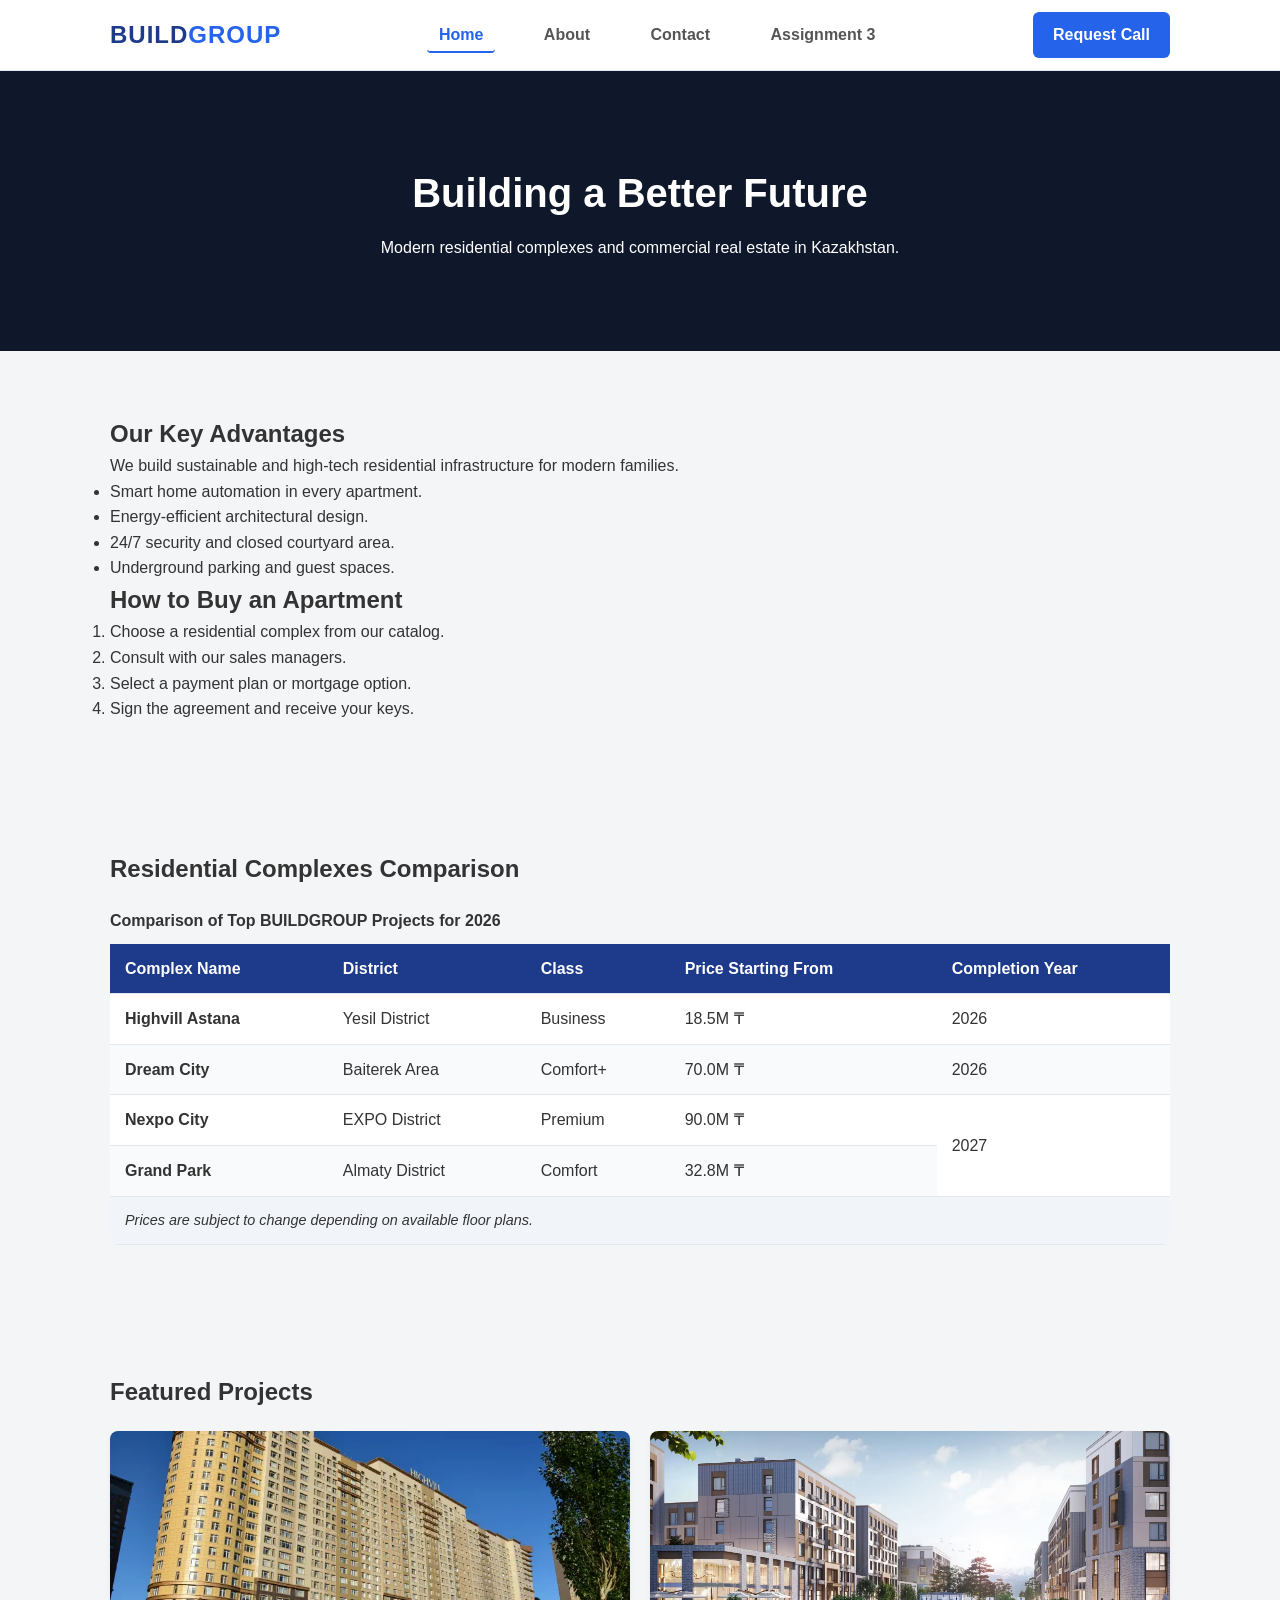
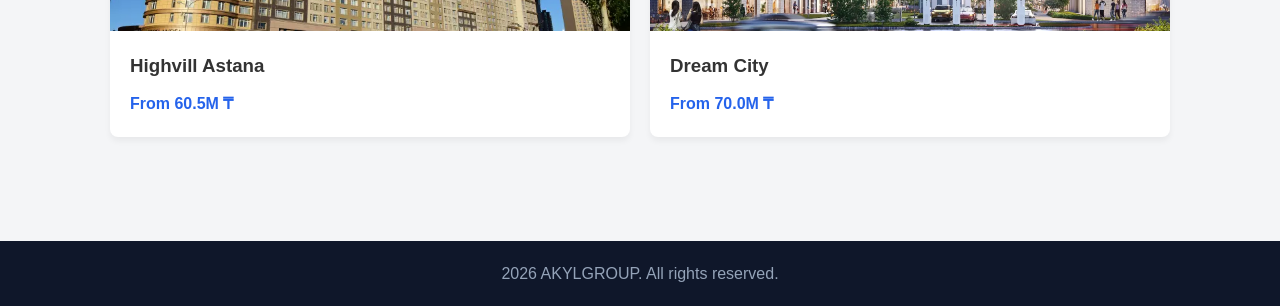
<file: index.html>
<!DOCTYPE html>
<html lang="en">
<head>
  <meta charset="UTF-8">
  <meta name="viewport" content="width=device-width, initial-scale=1.0">
  <title>BUILDGROUP — Modern Living</title>
  <link rel="stylesheet" href=style.css>
</head>
<body>  

  <header>
    <div class="container header-content">
      <div id="main-logo" class="logo">BUILD<span>GROUP</span></div>
      <nav>
        <a href="index.html" class="active">Home</a>
        <a href="about.html">About</a>
        <a href="contact.html">Contact</a>
        <a href="assignment3/index.html">Assignment 3</a>
      </nav>
      <a href="contact.html" class="btn">Request Call</a>
    </div>
  </header>

  <main>
    <section class="hero">
      <div class="container">
        <h1>Building a Better Future</h1>
        <p>Modern residential complexes and commercial real estate in Kazakhstan.</p>
      </div>
    </section>

    <section class="container section">
      <h2>Our Key Advantages</h2>
      <p>We build sustainable and high-tech residential infrastructure for modern families.</p>
      
     
      <ul>
        <li>Smart home automation in every apartment.</li>
        <li>Energy-efficient architectural design.</li>
        <li>24/7 security and closed courtyard area.</li>
        <li>Underground parking and guest spaces.</li>
      </ul>

     
      <h2>How to Buy an Apartment</h2>
      <ol>
        <li>Choose a residential complex from our catalog.</li>
        <li>Consult with our sales managers.</li>
        <li>Select a payment plan or mortgage option.</li>
        <li>Sign the agreement and receive your keys.</li>
      </ol>
    </section>

   
    <section class="container section">
      <h2>Residential Complexes Comparison</h2>
      <div class="table-container">
        <table>
          <caption>Comparison of Top BUILDGROUP Projects for 2026</caption>
          <thead>
            <tr>
              <th scope="col">Complex Name</th>
              <th scope="col">District</th>
              <th scope="col">Class</th>
              <th scope="col">Price Starting From</th>
              <th scope="col">Completion Year</th>
            </tr>
          </thead>
          <tbody>
            <tr>
              <th scope="row">Highvill Astana</th>
              <td>Yesil District</td>
              <td>Business</td>
              <td>18.5M ₸</td>
              <td>2026</td>
            </tr>
            <tr>
              <th scope="row">Dream City</th>
              <td>Baiterek Area</td>
              <td>Comfort+</td>
              <td>70.0M ₸</td>
              <td>2026</td>
            </tr>
            <tr>
              <th scope="row">Nexpo City</th>
              <td>EXPO District</td>
              <td>Premium</td>
              <td>90.0M ₸</td>
              <td rowspan="2">2027</td>
            </tr>
            <tr>
              <th scope="row">Grand Park</th>
              <td>Almaty District</td>
              <td>Comfort</td>
              <td>32.8M ₸</td>
            </tr>
          </tbody>
          <tfoot>
            <tr>
              <td colspan="5">Prices are subject to change depending on available floor plans.</td>
            </tr>
          </tfoot>
        </table>
      </div>
    </section>

   
    <section class="container section">
      <h2>Featured Projects</h2>
      <div class="grid">
        <div class="card">
          <img src="Highvill.jpg" alt="Highvill Astana Residential Complex" class="card-img">
          <div class="card-body">
            <h3>Highvill Astana</h3>
            <p class="price">From 60.5M ₸</p>
          </div>
        </div>
        <div class="card">
          <img src="dream.city1.webp" alt="Dream City Residential Area" class="card-img">
          <div class="card-body">
            <h3>Dream City</h3>
            <p class="price">From 70.0M ₸</p>
          </div>
        </div>
      </div>
    </section>
  </main>

  <footer>
    <div class="container footer-content">
      <p> 2026 AKYLGROUP. All rights reserved.</p>
    </div>
  </footer>

</body>
</html>
</file>
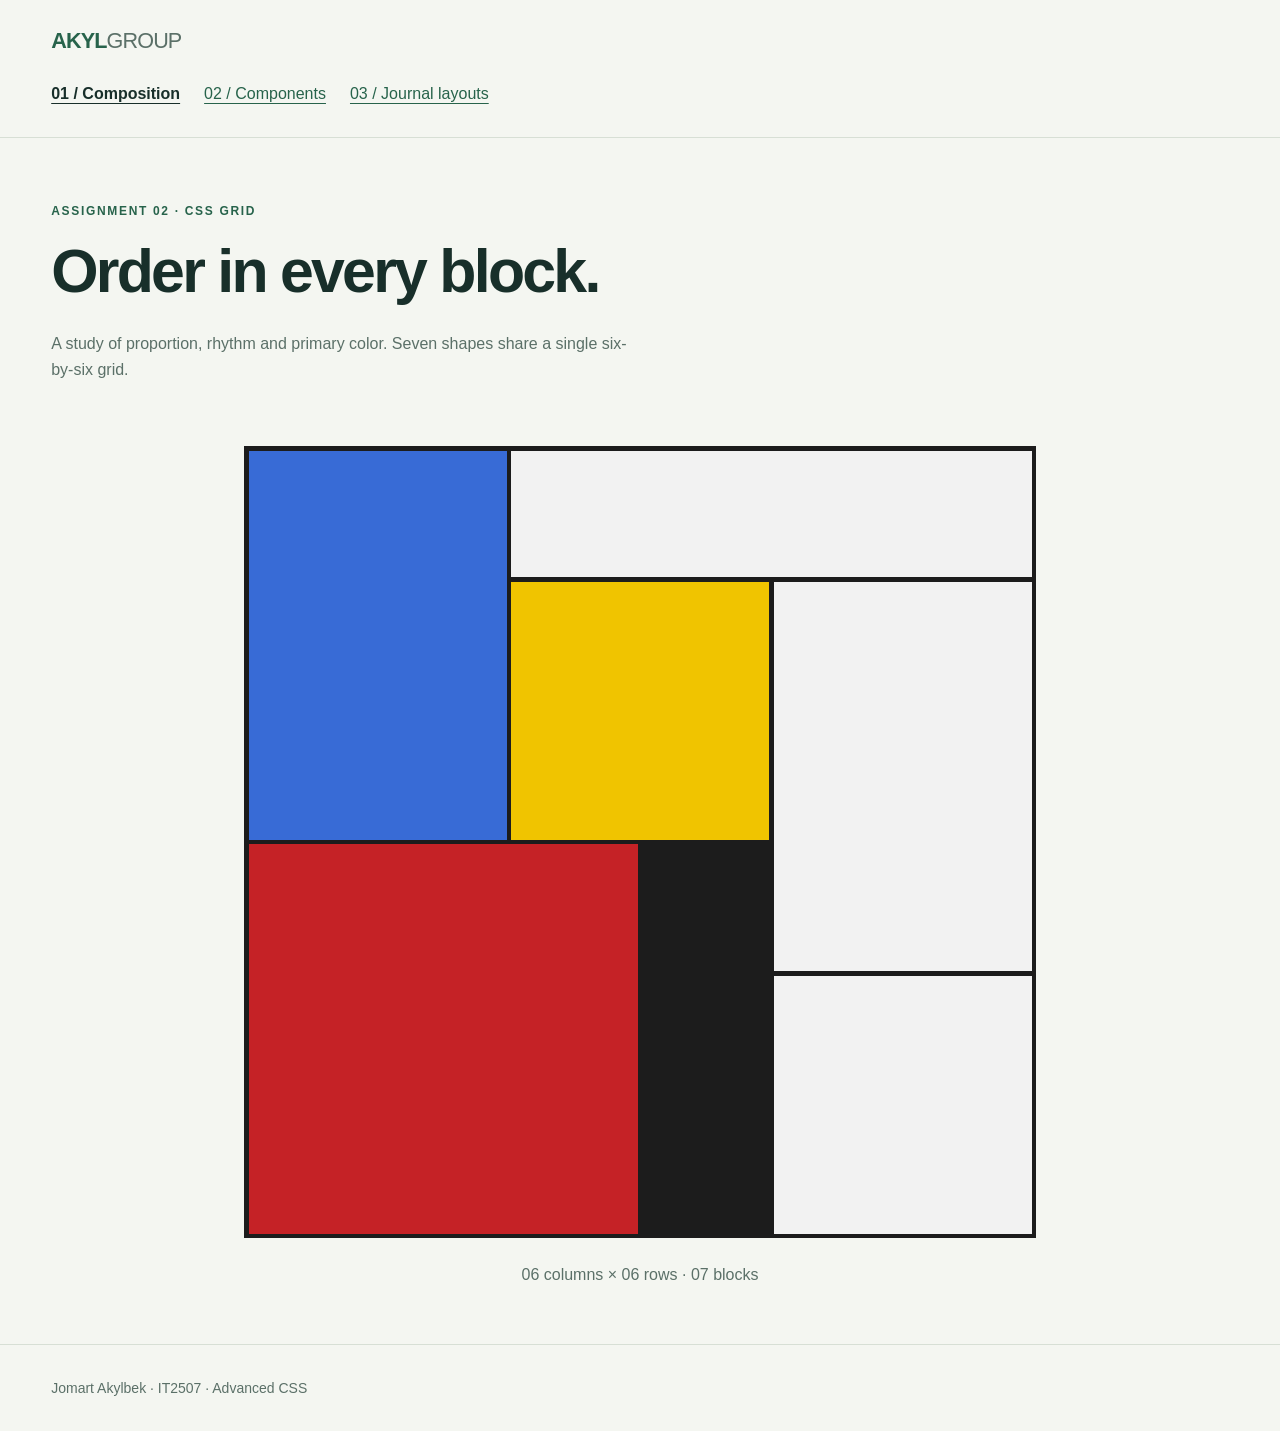
<file: assignment2/index.html>
<!DOCTYPE html>
<html lang="en">
<head>
  <meta charset="UTF-8">
  <meta name="viewport" content="width=device-width, initial-scale=1">
  <title>Geometric composition | AKYL GROUP</title>
  <link rel="stylesheet" href="shared.css">
  <link rel="stylesheet" href="composition.css">
</head>
<body>
  <header class="site-header"><div class="shell">
    <a class="brand" href="../index.html">AKYL<span>GROUP</span></a>
    <nav class="page-links" aria-label="Assignment tasks">
      <a href="index.html" aria-current="page">01 / Composition</a><a href="components.html">02 / Components</a><a href="layouts.html">03 / Journal layouts</a>
    </nav>
  </div></header>
  <main class="shell">
    <div class="intro"><p class="eyebrow">Assignment 02 · CSS Grid</p><h1>Order in every block.</h1><p>A study of proportion, rhythm and primary color. Seven shapes share a single six-by-six grid.</p></div>
    <div class="composition" role="img" aria-label="Geometric composition: blue upper left, white top strip, yellow center, white upper right, red lower left, black lower center and white lower right.">
      <div class="blue"></div><div class="top-white"></div><div class="yellow"></div><div class="right-white"></div><div class="red"></div><div class="black"></div><div class="bottom-white"></div>
    </div>
    <p class="composition-caption">06 columns × 06 rows · 07 blocks</p>
  </main>
  <footer class="site-footer"><div class="shell">Jomart Akylbek · IT2507 · Advanced CSS</div></footer>
</body>
</html>
</file>
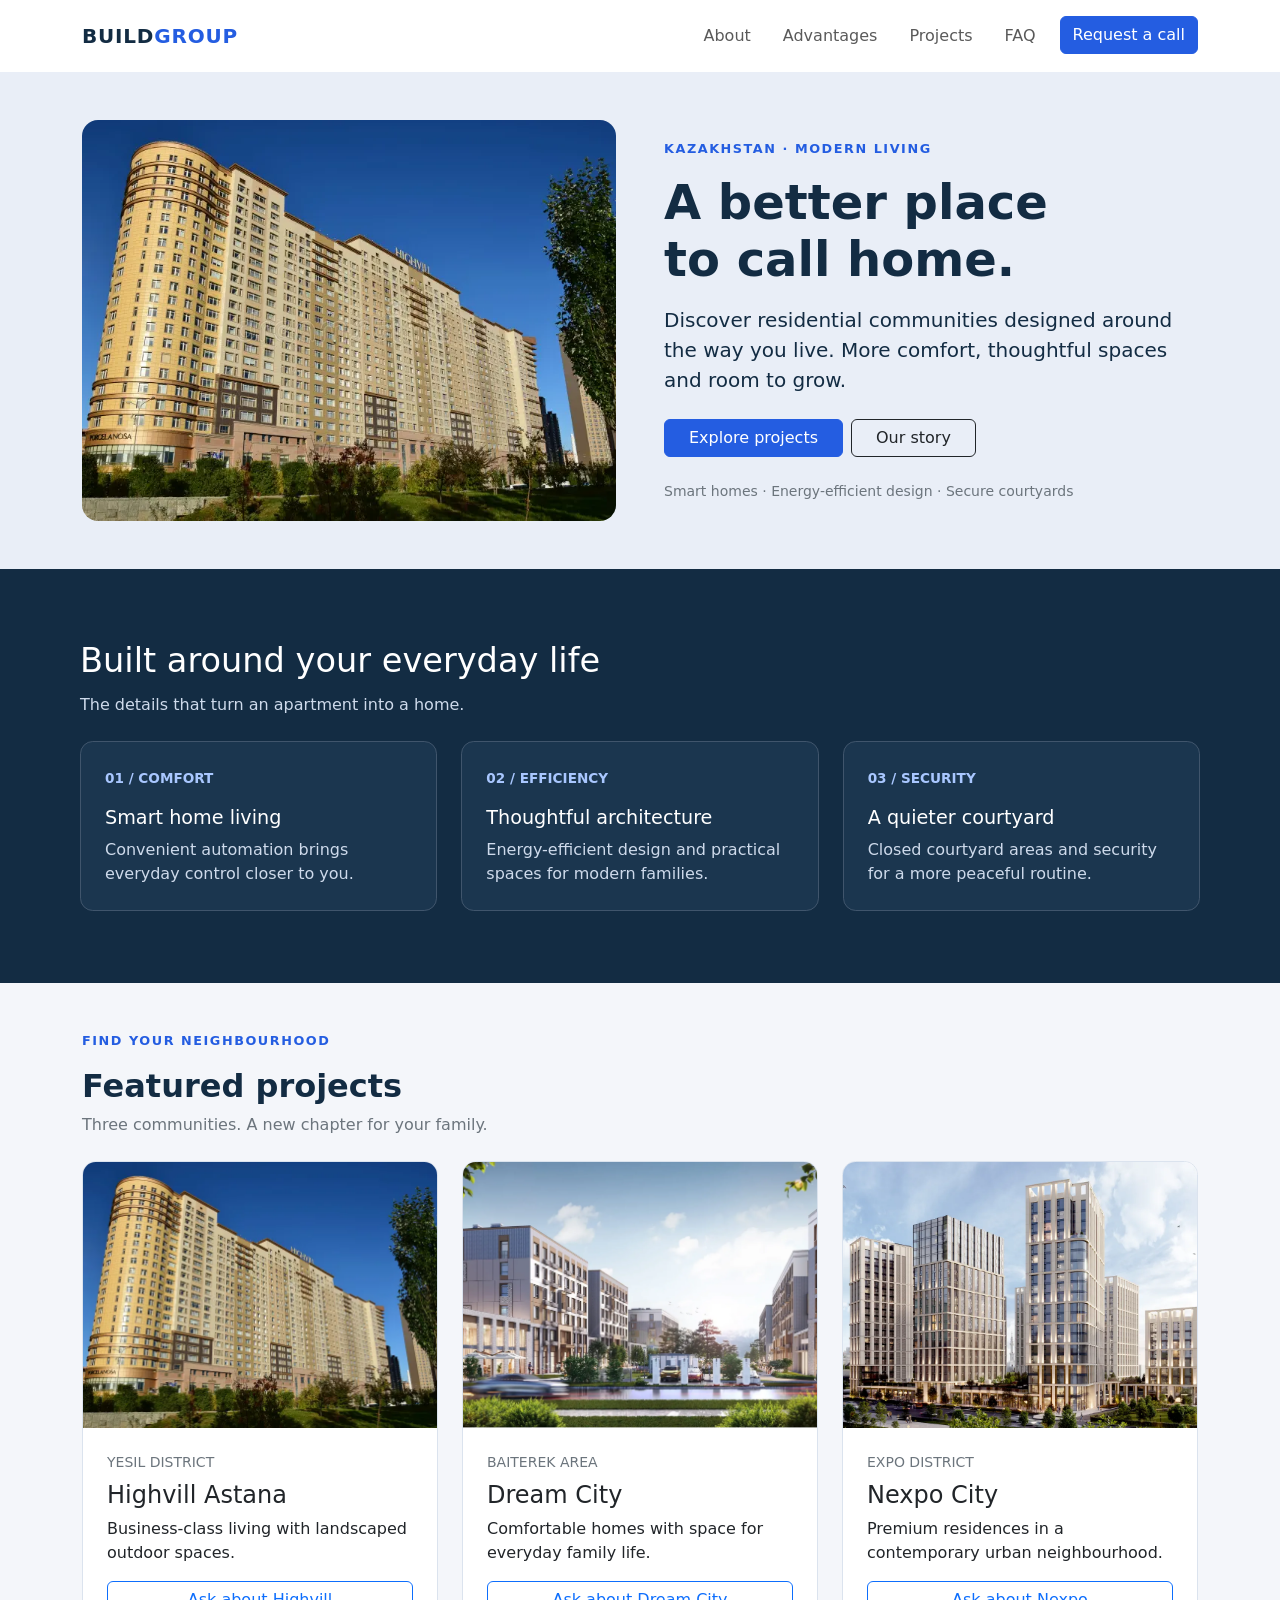
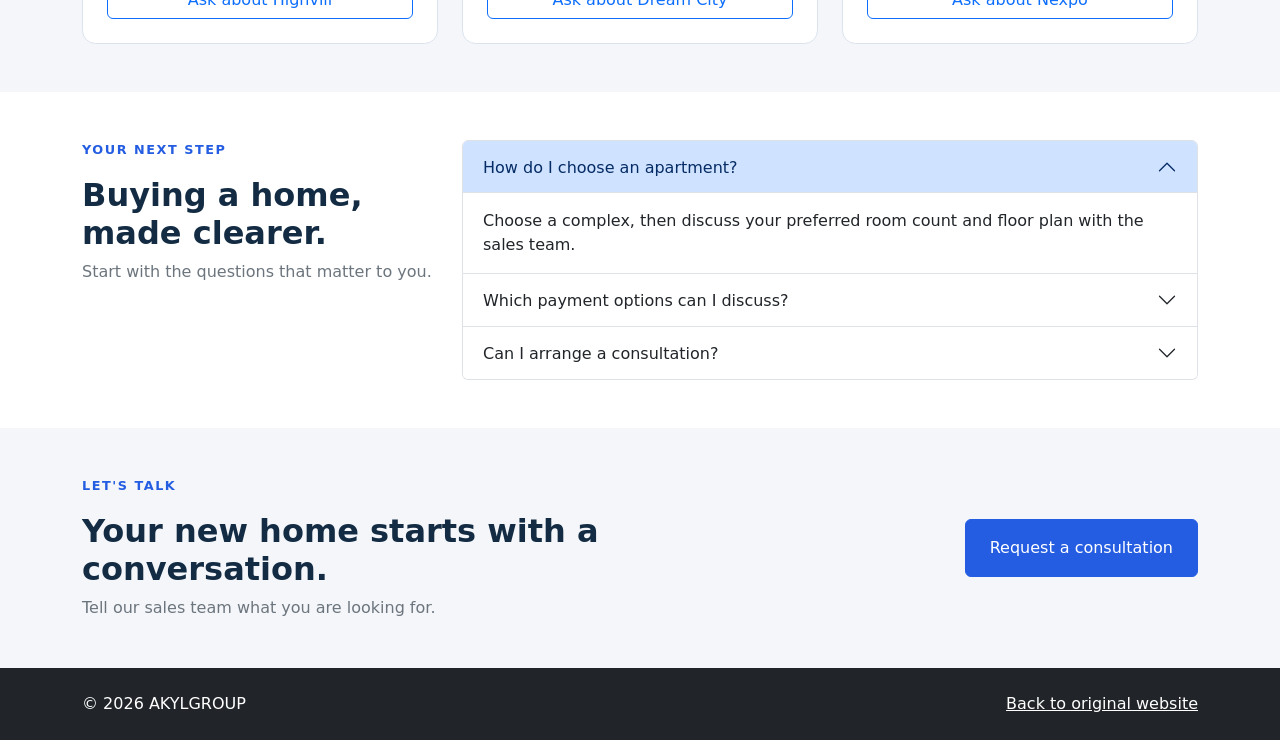
<file: assignment3/index.html>
<!doctype html>
<html lang="en">
<head>
  <meta charset="utf-8">
  <meta name="viewport" content="width=device-width, initial-scale=1">
  <meta name="description" content="Explore BUILDGROUP residential projects in Kazakhstan.">
  <title>BUILDGROUP — Find your next home</title>
  <link href="https://cdn.jsdelivr.net/npm/bootstrap@5.3.8/dist/css/bootstrap.min.css" rel="stylesheet" integrity="sha384-sRIl4kxILFvY47J16cr9ZwB07vP4J8+LH7qKQnuqkuIAvNWLzeN8tE5YBujZqJLB" crossorigin="anonymous">
  <link rel="stylesheet" href="style.css">
</head>
<body>
  <nav class="navbar navbar-expand-lg bg-white py-3" aria-label="Main navigation">
    <div class="container">
      <a class="navbar-brand" href="../index.html">BUILD<span>GROUP</span></a>
      <button class="navbar-toggler" type="button" data-bs-toggle="collapse" data-bs-target="#mainNav" aria-controls="mainNav" aria-expanded="false" aria-label="Toggle navigation"><span class="navbar-toggler-icon"></span></button>
      <div class="collapse navbar-collapse" id="mainNav">
        <ul class="navbar-nav ms-auto gap-lg-3">
          <li class="nav-item"><a class="nav-link" href="#about">About</a></li>
          <li class="nav-item"><a class="nav-link" href="#benefits">Advantages</a></li>
          <li class="nav-item"><a class="nav-link" href="#projects">Projects</a></li>
          <li class="nav-item"><a class="nav-link" href="#questions">FAQ</a></li>
          <li class="nav-item"><a class="btn btn-primary" href="#contact">Request a call</a></li>
        </ul>
      </div>
    </div>
  </nav>
  <main>
    <!-- Task 2: text stays first on mobile; order utilities reverse desktop order. -->
    <section class="hero py-5" id="about" aria-labelledby="hero-title">
      <div class="container">
        <div class="row g-4 g-lg-5 align-items-center">
          <div class="col-12 col-md-6 order-1 order-md-2">
            <p class="eyebrow">Kazakhstan · Modern living</p>
            <h1 class="display-5 fw-bold" id="hero-title">A better place<br>to call home.</h1>
            <p class="lead mt-3">Discover residential communities designed around the way you live. More comfort, thoughtful spaces and room to grow.</p>
            <div class="d-flex flex-wrap gap-2 mt-4"><a class="btn btn-primary px-4" href="#projects">Explore projects</a><a class="btn btn-outline-dark px-4" href="../about.html">Our story</a></div>
            <p class="d-none d-md-block small text-secondary mt-4 mb-0">Smart homes · Energy-efficient design · Secure courtyards</p>
            <p class="d-md-none small text-secondary mt-3 mb-0">Find your home below.</p>
          </div>
          <div class="col-12 col-md-6 order-2 order-md-1"><img class="hero-photo" src="../Highvill.jpg" alt="Highvill residential towers and landscaped surroundings"></div>
        </div>
      </div>
    </section>
    <!-- Task 1: no Bootstrap classes anywhere inside this section. -->
    <section class="benefits" id="benefits" aria-labelledby="benefits-title">
      <div class="benefits-inner">
        <h2 class="benefits-heading" id="benefits-title">Built around your everyday life</h2>
        <p class="benefits-intro">The details that turn an apartment into a home.</p>
        <div class="benefits-grid">
          <article class="benefit"><span class="benefit-number">01 / COMFORT</span><h3>Smart home living</h3><p>Convenient automation brings everyday control closer to you.</p></article>
          <article class="benefit"><span class="benefit-number">02 / EFFICIENCY</span><h3>Thoughtful architecture</h3><p>Energy-efficient design and practical spaces for modern families.</p></article>
          <article class="benefit"><span class="benefit-number">03 / SECURITY</span><h3>A quieter courtyard</h3><p>Closed courtyard areas and security for a more peaceful routine.</p></article>
        </div>
      </div>
    </section>
    <section class="py-5" id="projects" aria-labelledby="projects-title">
      <div class="container">
        <p class="eyebrow">Find your neighbourhood</p><h2 class="fw-bold" id="projects-title">Featured projects</h2><p class="text-secondary mb-4">Three communities. A new chapter for your family.</p>
        <div class="row g-4">
          <div class="col-12 col-md-6 col-lg-4"><article class="card h-100"><img src="../Highvill.jpg" class="card-img-top project-photo" alt="Highvill Astana towers"><div class="card-body d-flex flex-column p-4"><span class="small text-secondary">YESIL DISTRICT</span><h3 class="h4 mt-2">Highvill Astana</h3><p>Business-class living with landscaped outdoor spaces.</p><a class="btn btn-outline-primary mt-auto" href="../contact.html">Ask about Highvill</a></div></article></div>
          <div class="col-12 col-md-6 col-lg-4"><article class="card h-100"><img src="../dream.city1.webp" class="card-img-top project-photo" alt="Dream City residential buildings"><div class="card-body d-flex flex-column p-4"><span class="small text-secondary">BAITEREK AREA</span><h3 class="h4 mt-2">Dream City</h3><p>Comfortable homes with space for everyday family life.</p><a class="btn btn-outline-primary mt-auto" href="../contact.html">Ask about Dream City</a></div></article></div>
          <div class="col-12 col-md-6 col-lg-4"><article class="card h-100"><img src="../nexpo.jpg" class="card-img-top project-photo" alt="Nexpo City residential complex"><div class="card-body d-flex flex-column p-4"><span class="small text-secondary">EXPO DISTRICT</span><h3 class="h4 mt-2">Nexpo City</h3><p>Premium residences in a contemporary urban neighbourhood.</p><a class="btn btn-outline-primary mt-auto" href="../contact.html">Ask about Nexpo</a></div></article></div>
        </div>
      </div>
    </section>
    <section class="py-5 bg-white" id="questions" aria-labelledby="faq-title">
      <div class="container"><div class="row g-4">
        <div class="col-12 col-lg-4"><p class="eyebrow">Your next step</p><h2 class="fw-bold" id="faq-title">Buying a home,<br>made clearer.</h2><p class="text-secondary">Start with the questions that matter to you.</p></div>
        <div class="col-12 col-lg-8"><div class="accordion" id="buyingFaq">
          <div class="accordion-item"><h3 class="accordion-header"><button class="accordion-button" type="button" data-bs-toggle="collapse" data-bs-target="#answerOne" aria-expanded="true" aria-controls="answerOne">How do I choose an apartment?</button></h3><div id="answerOne" class="accordion-collapse collapse show" data-bs-parent="#buyingFaq"><div class="accordion-body">Choose a complex, then discuss your preferred room count and floor plan with the sales team.</div></div></div>
          <div class="accordion-item"><h3 class="accordion-header"><button class="accordion-button collapsed" type="button" data-bs-toggle="collapse" data-bs-target="#answerTwo" aria-expanded="false" aria-controls="answerTwo">Which payment options can I discuss?</button></h3><div id="answerTwo" class="accordion-collapse collapse" data-bs-parent="#buyingFaq"><div class="accordion-body">Ask the sales team about current payment plans and mortgage options for your selected apartment.</div></div></div>
          <div class="accordion-item"><h3 class="accordion-header"><button class="accordion-button collapsed" type="button" data-bs-toggle="collapse" data-bs-target="#answerThree" aria-expanded="false" aria-controls="answerThree">Can I arrange a consultation?</button></h3><div id="answerThree" class="accordion-collapse collapse" data-bs-parent="#buyingFaq"><div class="accordion-body">Use our contact page to enter your preferences and preferred meeting date.</div></div></div>
        </div></div>
      </div></div>
    </section>
    <section class="py-5" id="contact" aria-labelledby="contact-title"><div class="container"><div class="row g-4 align-items-center"><div class="col-12 col-md-8"><p class="eyebrow">Let's talk</p><h2 class="fw-bold" id="contact-title">Your new home starts with a conversation.</h2><p class="text-secondary mb-0">Tell our sales team what you are looking for.</p></div><div class="col-12 col-md-4 d-flex justify-content-md-end"><a class="btn btn-primary px-4 py-3" href="../contact.html">Request a consultation</a></div></div></div></section>
  </main>
  <footer class="bg-dark text-white py-4"><div class="container d-flex flex-wrap gap-3 justify-content-between"><p class="mb-0">© 2026 AKYLGROUP</p><a class="text-white" href="../index.html">Back to original website</a></div></footer>
  <script src="https://cdn.jsdelivr.net/npm/bootstrap@5.3.8/dist/js/bootstrap.bundle.min.js" integrity="sha384-FKyoEForCGlyvwx9Hj09JcYn3nv7wiPVlz7YYwJrWVcXK/BmnVDxM+D2scQbITxI" crossorigin="anonymous"></script>
</body>
</html>
</file>
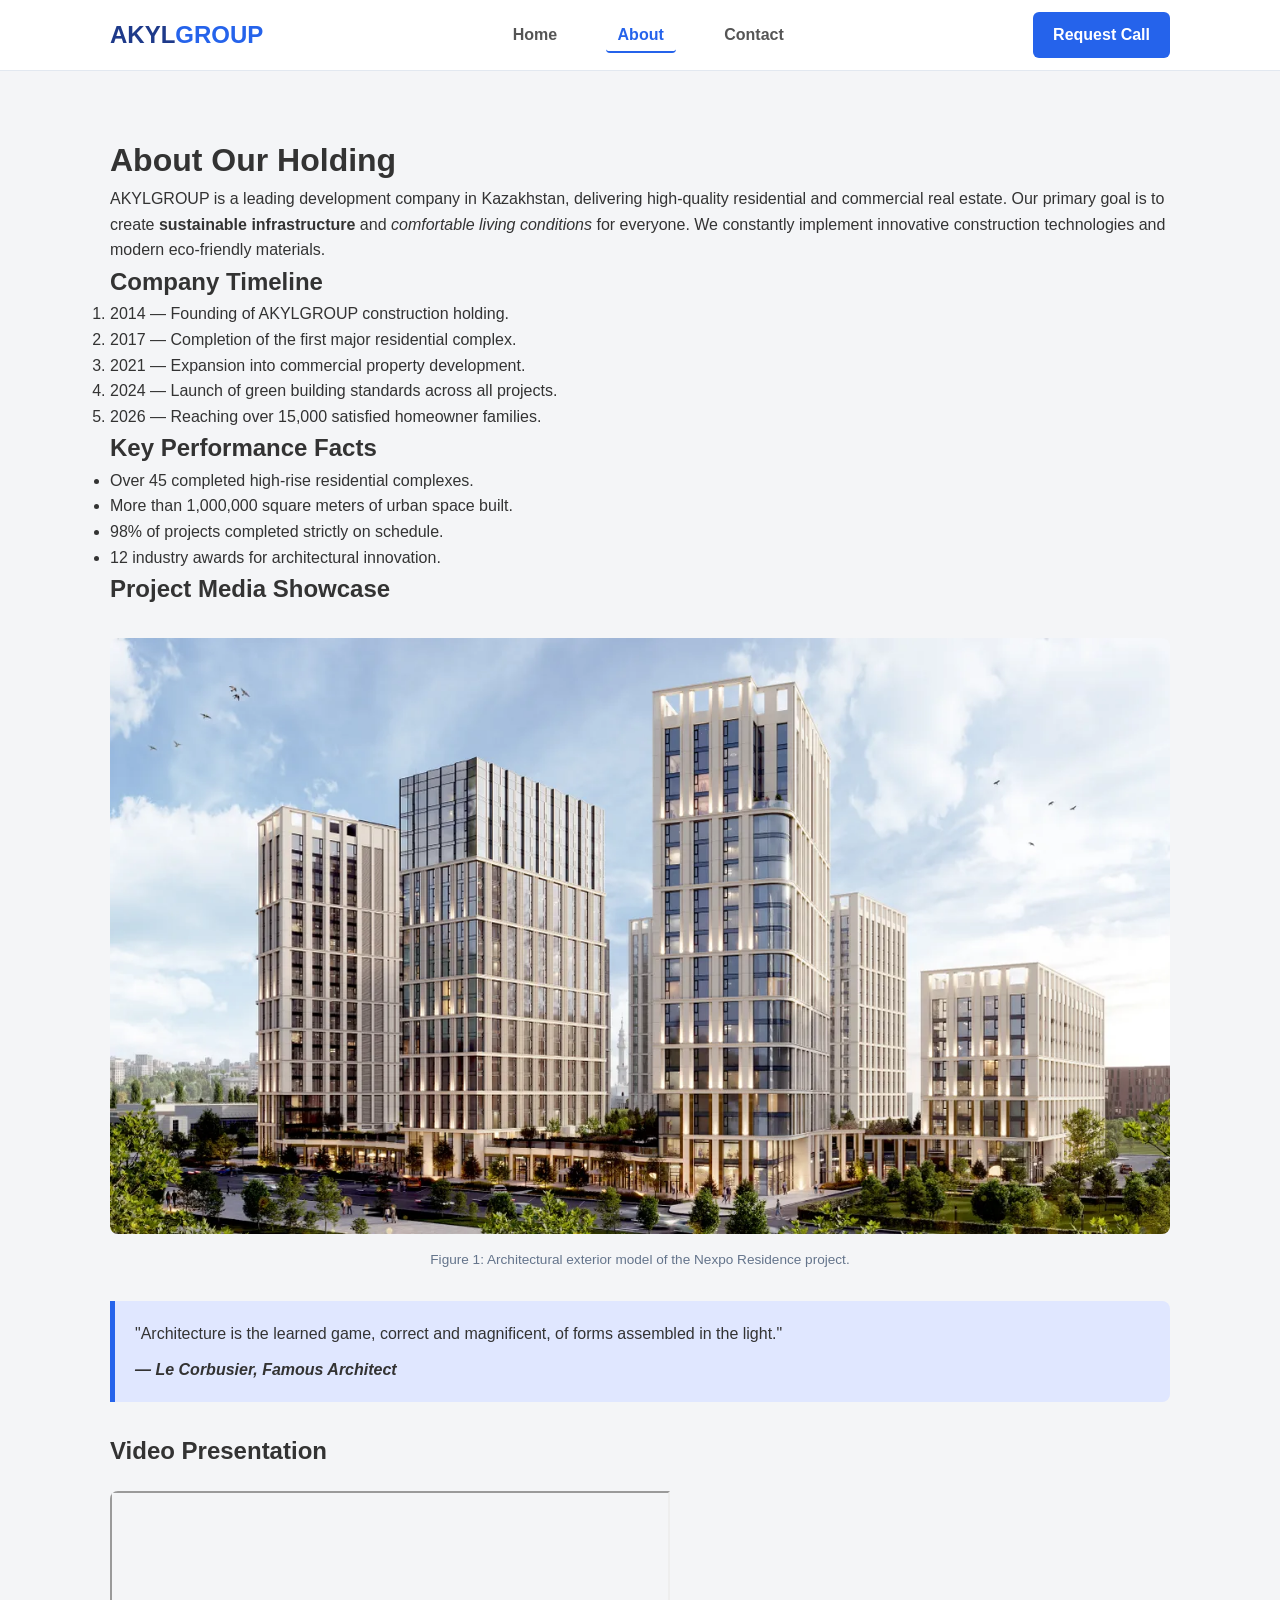
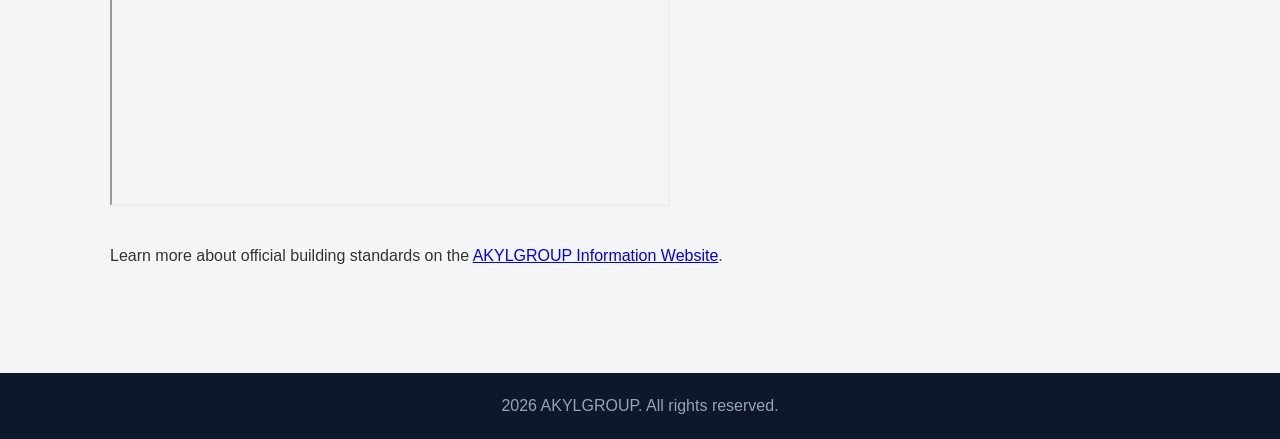
<file: about.html>
<!DOCTYPE html>
<html lang="en">
<head>
  <meta charset="UTF-8">
  <meta name="viewport" content="width=device-width, initial-scale=1.0">
  <title>About Us — AKYLGROUP</title>
  <link rel="stylesheet" href="style.css">
</head>
<body>

  <header>
    <div class="container header-content">
      <div class="logo">AKYL<span>GROUP</span></div>
      <nav>
        <a href="index.html">Home</a>
        <a href="about.html" class="active">About</a>
        <a href="contact.html">Contact</a>
      </nav>
      <a href="contact.html" class="btn">Request Call</a>
    </div>
  </header>

  <main class="container section">
    <h1>About Our Holding</h1>
    <p>
      AKYLGROUP is a leading development company in Kazakhstan, delivering high-quality residential and commercial real estate. 
      Our primary goal is to create <strong>sustainable infrastructure</strong> and <em>comfortable living conditions</em> for everyone. 
      We constantly implement innovative construction technologies and modern eco-friendly materials.
    </p>

    <h2>Company Timeline</h2>
    <ol>
      <li>2014 — Founding of AKYLGROUP construction holding.</li>
      <li>2017 — Completion of the first major residential complex.</li>
      <li>2021 — Expansion into commercial property development.</li>
      <li>2024 — Launch of green building standards across all projects.</li>
      <li>2026 — Reaching over 15,000 satisfied homeowner families.</li>
    </ol>

    <h2>Key Performance Facts</h2>
    <ul>
      <li>Over 45 completed high-rise residential complexes.</li>
      <li>More than 1,000,000 square meters of urban space built.</li>
      <li>98% of projects completed strictly on schedule.</li>
      <li>12 industry awards for architectural innovation.</li>
    </ul>

    <h2>Project Media Showcase</h2>
    
    <figure class="media-box">
      <img src="nexpo.jpg" alt="Nexpo Premium Complex Exterior" class="featured-img">
      <figcaption>Figure 1: Architectural exterior model of the Nexpo Residence project.</figcaption>
    </figure>

    
    <blockquote class="quote-box">
      <p>"Architecture is the learned game, correct and magnificent, of forms assembled in the light."</p>
      <cite>— Le Corbusier, Famous Architect</cite>
    </blockquote>

   
    <h2>Video Presentation</h2>
    <div class="video-container">
     <iframe width="560" height="315" src="https://youtu.be/1dh7PCaYH5s?si=aGigq-8hO3MmVTKx" title="Project Overview Video" allowfullscreen></iframe>

   
    <p class="external-link-wrap">
      Learn more about official building standards on the 
      <a href="https://akylgroup-info.org/" target="_blank" rel="noopener">AKYLGROUP Information Website</a>.
    </p>
  </main>

  <footer>
    <div class="container footer-content">
      <p> 2026 AKYLGROUP. All rights reserved.</p>
    </div>
  </footer>

</body>
</html>
</file>
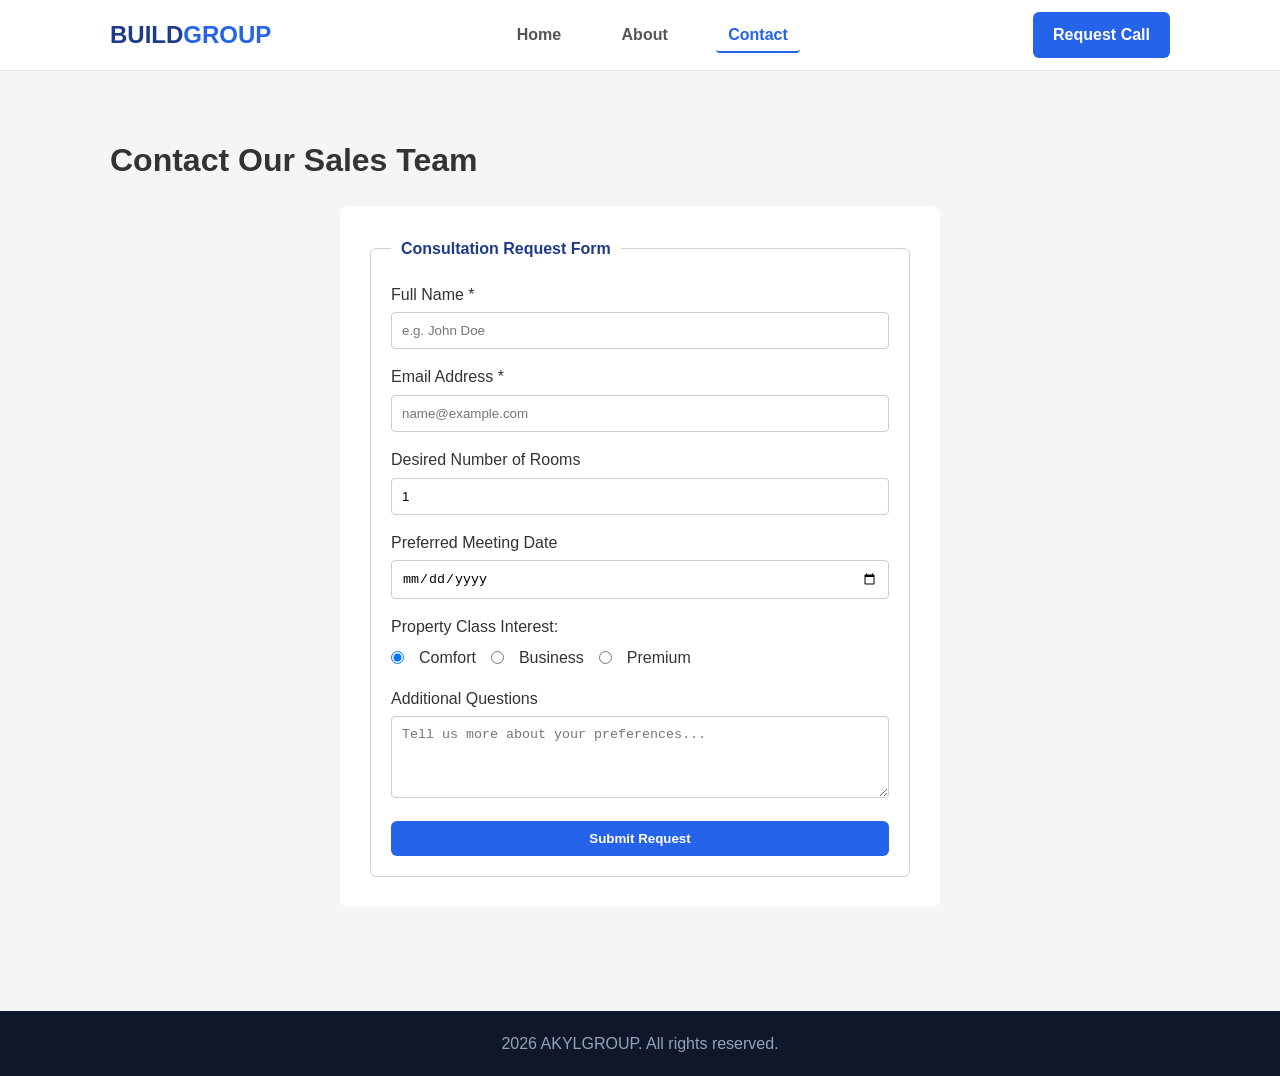
<file: contact.html>
<!DOCTYPE html>
<html lang="en">
<head>
  <meta charset="UTF-8">
  <meta name="viewport" content="width=device-width, initial-scale=1.0">
  <title>Contact Us — BUILDGROUP</title>
  <link rel="stylesheet" href=style.css>


</head>
<body>

  <header>
    <div class="container header-content">
      <div class="logo">BUILD<span>GROUP</span></div>
      <nav>
        <a href="index.html">Home</a>
        <a href="about.html">About</a>
        <a href="contact.html" class="active">Contact</a>
      </nav>
      <a href="contact.html" class="btn">Request Call</a>
    </div>
  </header>

  <main class="container section">
    <h1>Contact Our Sales Team</h1>

    <div class="form-wrapper">
      <form action="#" method="post">
       
        <fieldset>
          <legend>Consultation Request Form</legend>

          
          <div class="form-group">
            <label for="fullName">Full Name *</label>
            <input type="text" id="fullName" name="fullName" placeholder="e.g. John Doe" required maxlength="50">
          </div>

          
          <div class="form-group">
            <label for="userEmail">Email Address *</label>
            <input type="email" id="userEmail" name="userEmail" placeholder="name@example.com" required>
          </div>

         
          <div class="form-group">
            <label for="rooms">Desired Number of Rooms</label>
            <input type="number" id="rooms" name="rooms" min="1" max="5" value="1">
          </div>

          <!-- Input 4: Date -->
          <div class="form-group">
            <label for="consultDate">Preferred Meeting Date</label>
            <input type="date" id="consultDate" name="consultDate">
          </div>

         
          <div class="form-group">
            <label>Property Class Interest:</label>
            <div class="radio-group">
              <input type="radio" id="classComfort" name="propertyClass" value="comfort" checked>
              <label for="classComfort">Comfort</label>

              <input type="radio" id="classBusiness" name="propertyClass" value="business">
              <label for="classBusiness">Business</label>

              <input type="radio" id="classPremium" name="propertyClass" value="premium">
              <label for="classPremium">Premium</label>
            </div>
          </div>

          <!-- Textarea -->
          <div class="form-group">
            <label for="message">Additional Questions</label>
            <textarea id="message" name="message" rows="4" placeholder="Tell us more about your preferences..."></textarea>
          </div>

          <button type="submit" class="btn btn-full">Submit Request</button>
        </fieldset>
      </form>
    </div>
  </main>

  <footer>
    <div class="container footer-content">
      <p> 2026 AKYLGROUP. All rights reserved.</p>
    </div>
  </footer>

</body>
</html>
</file>
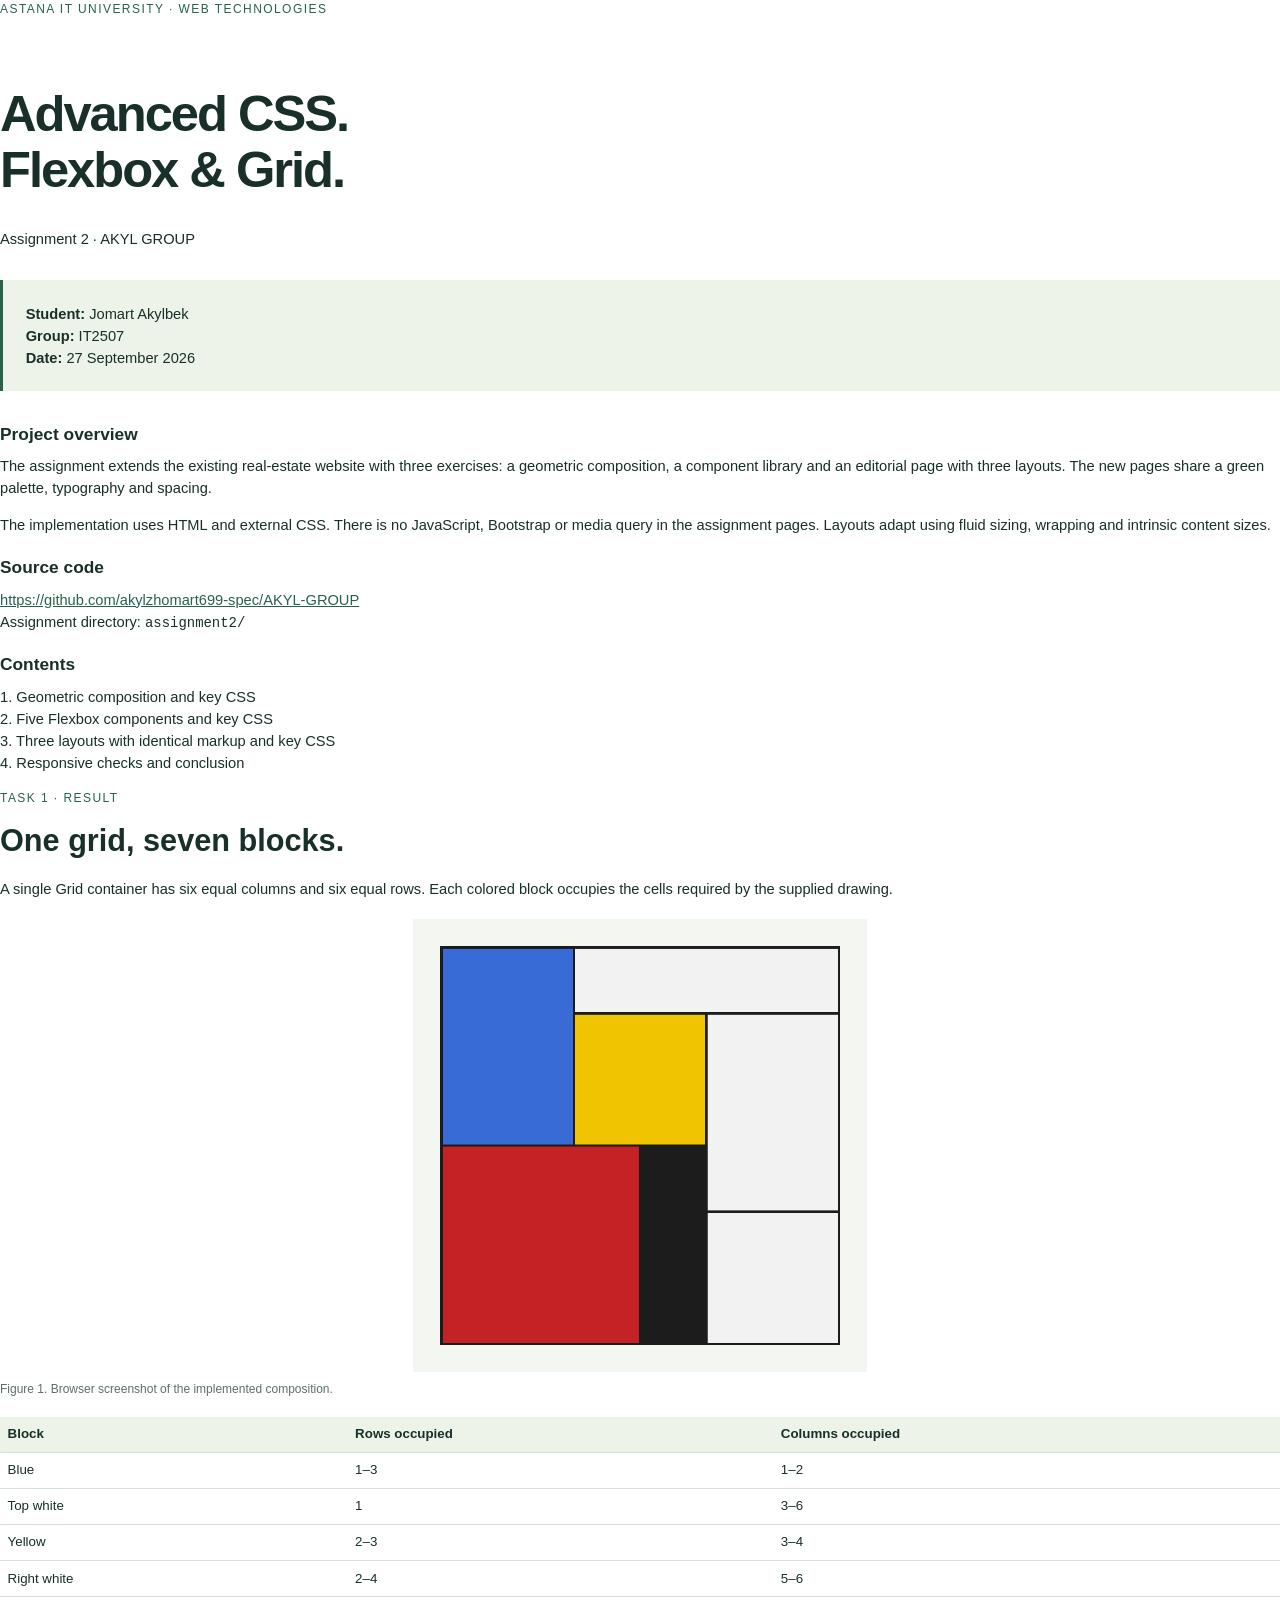
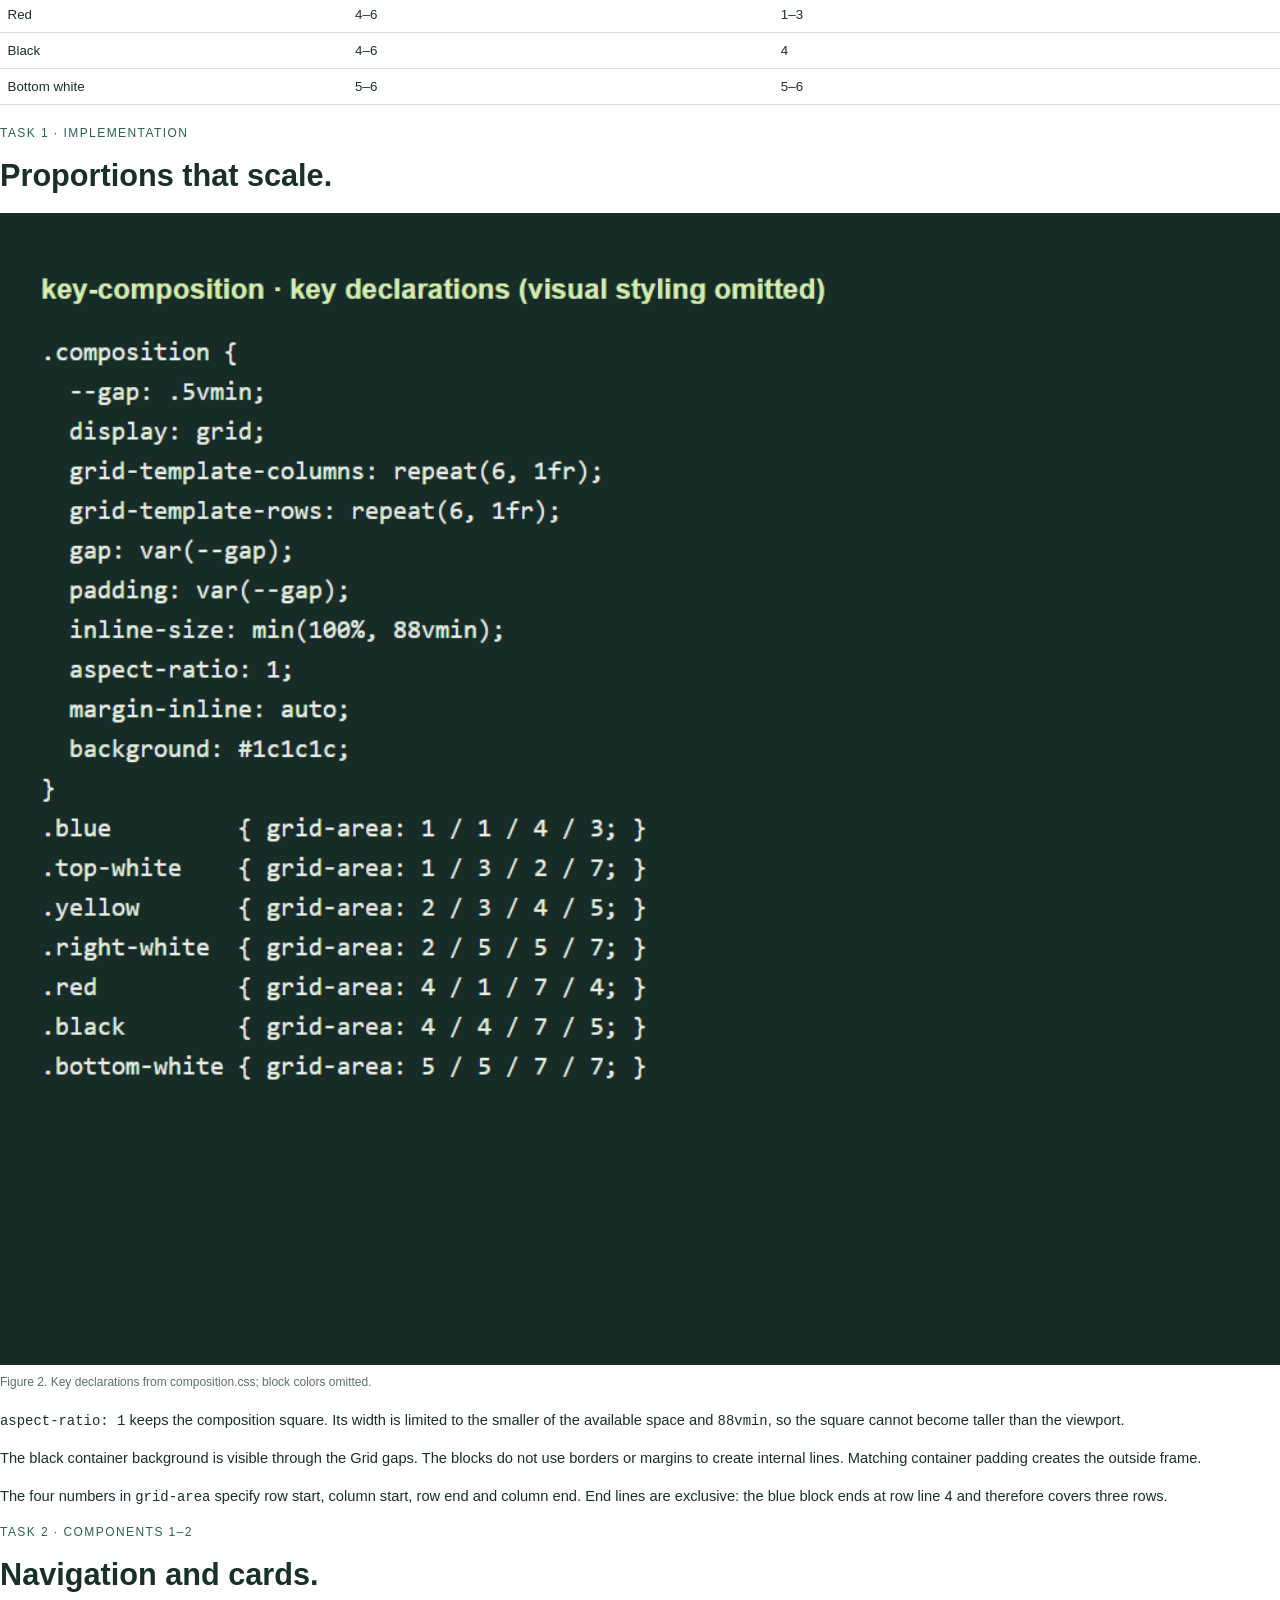
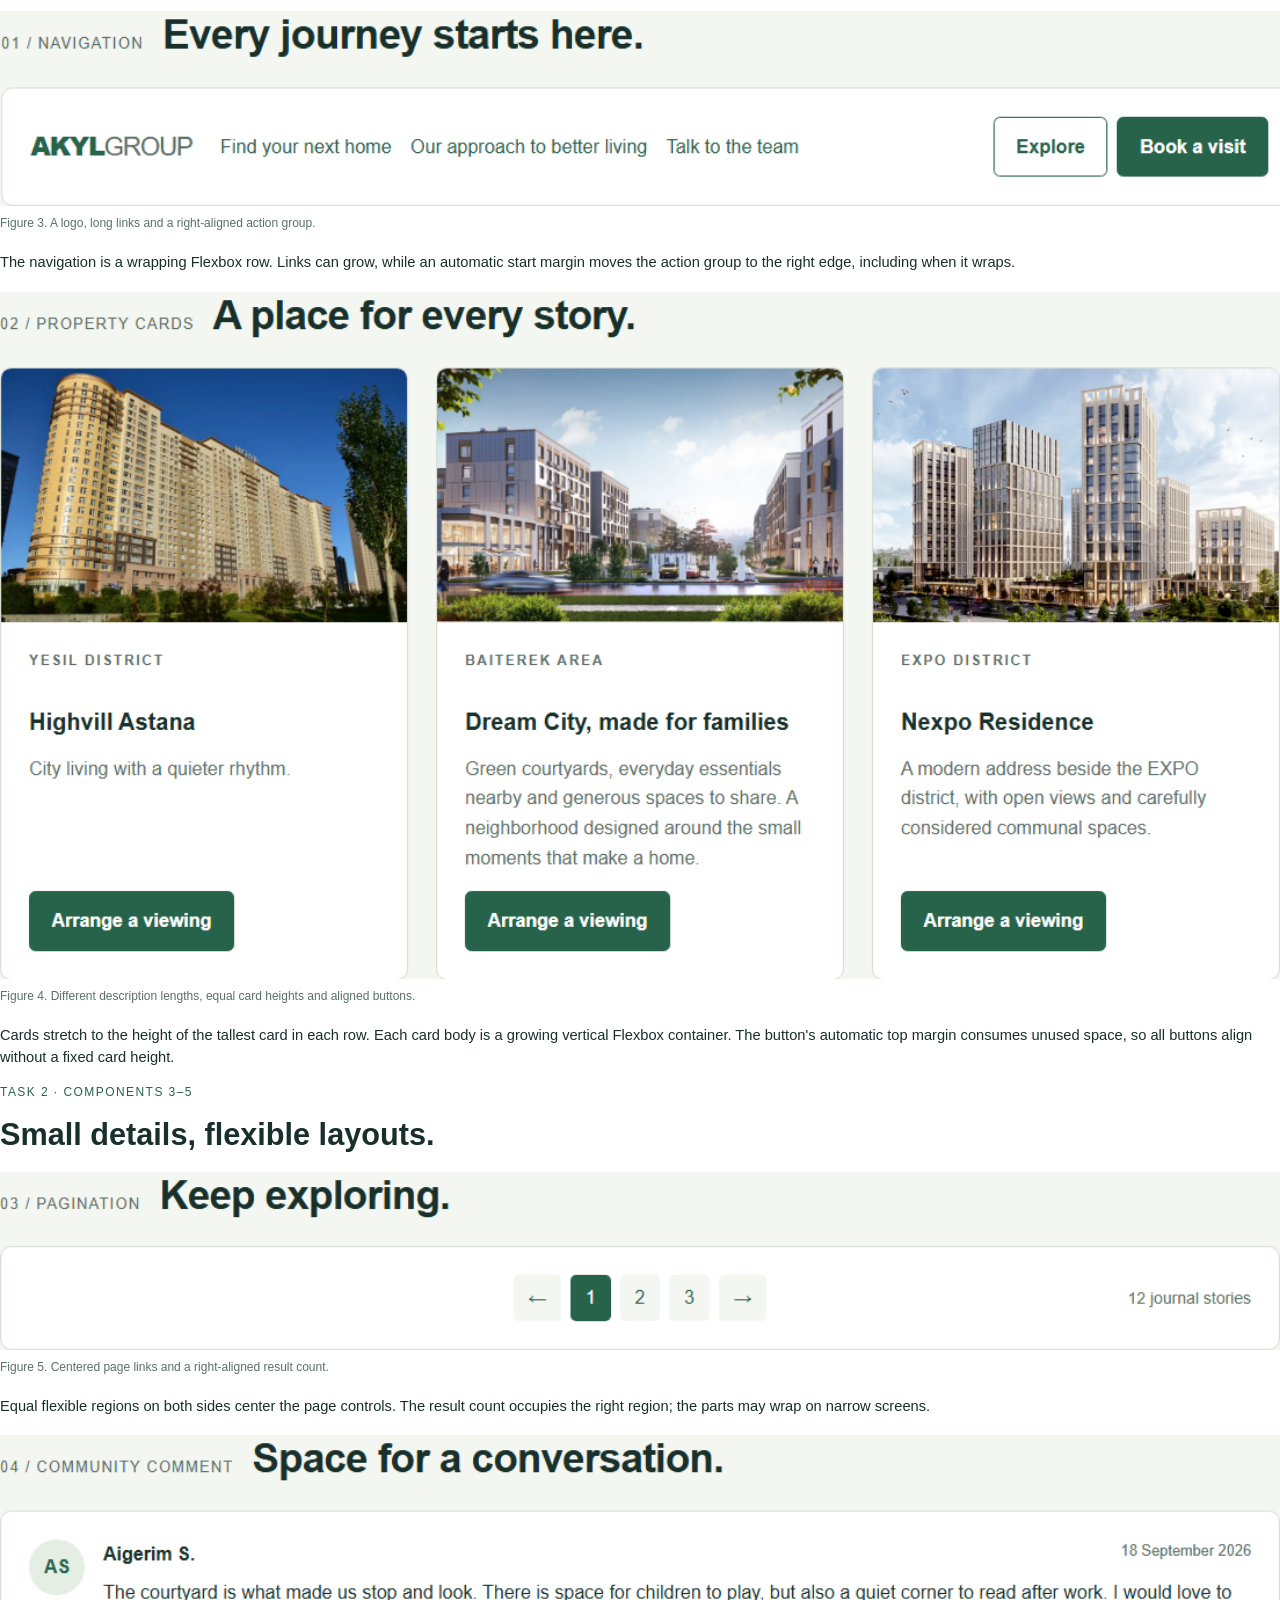
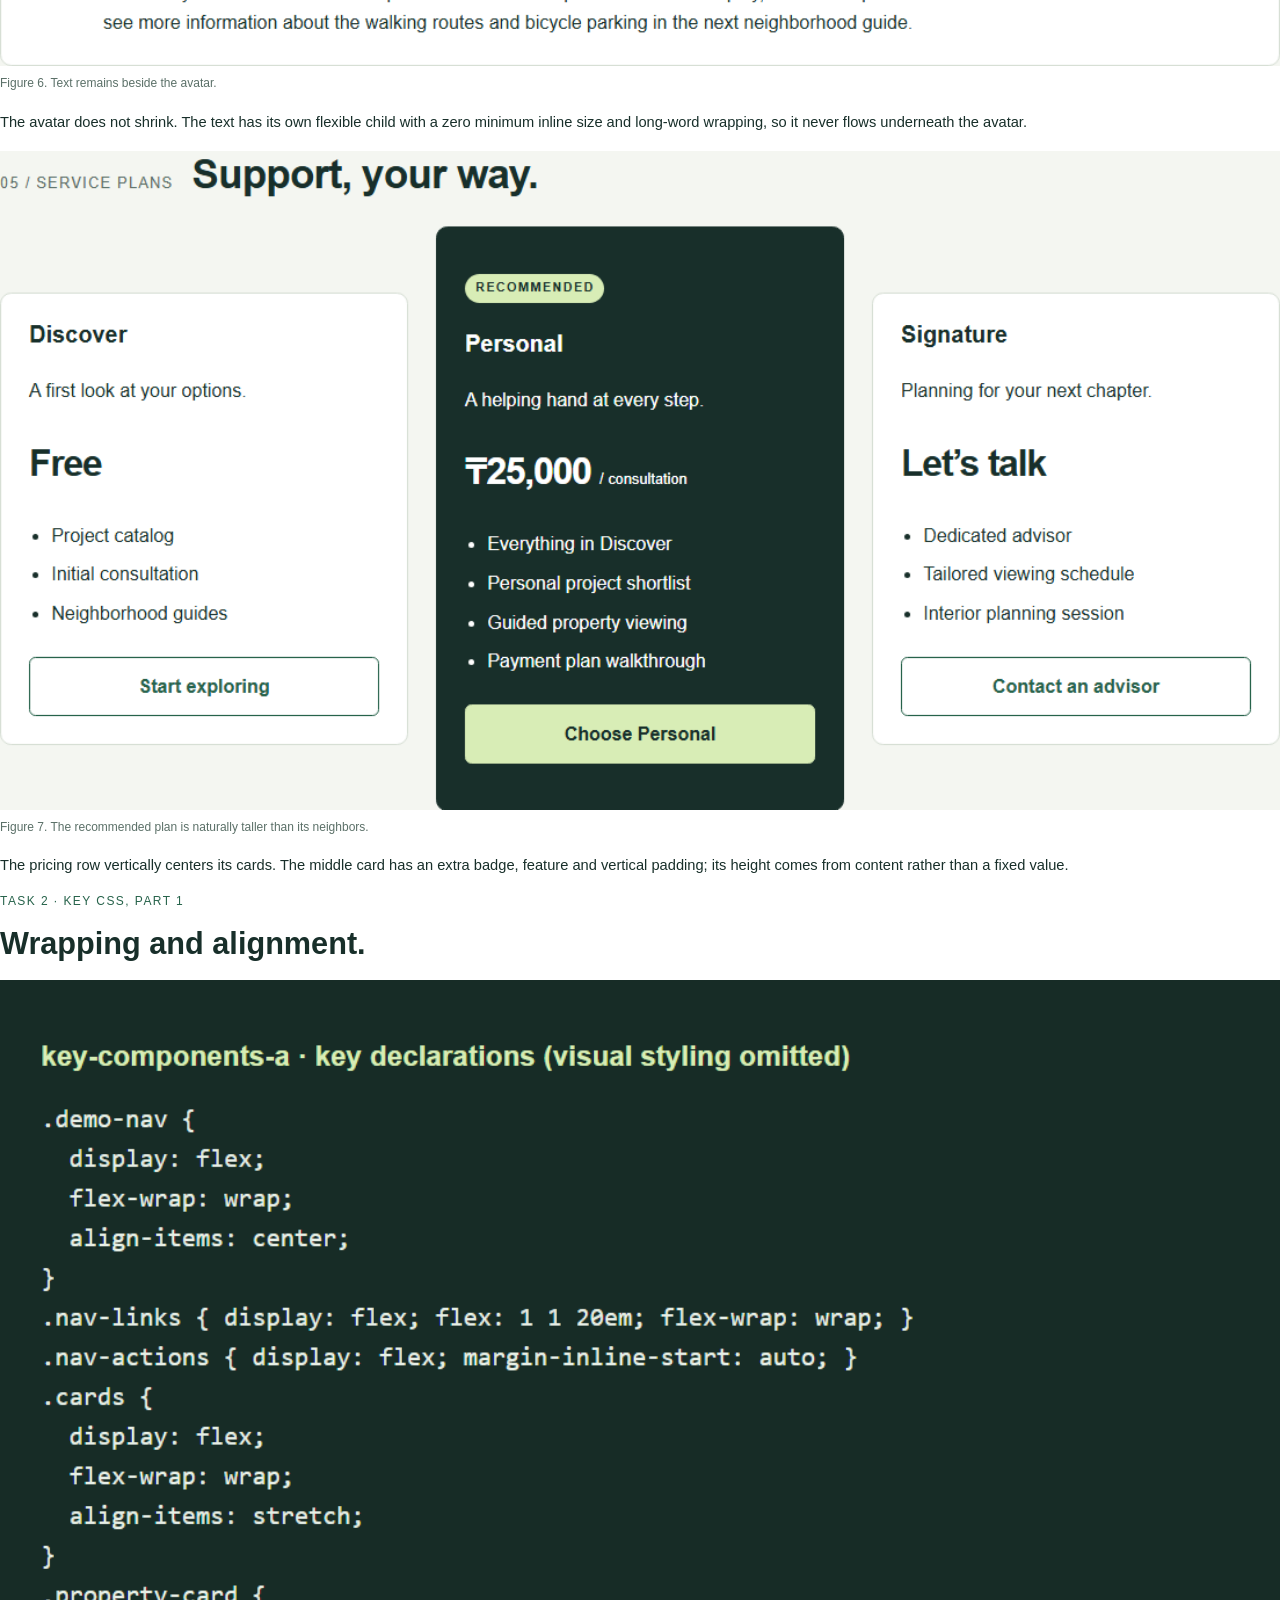
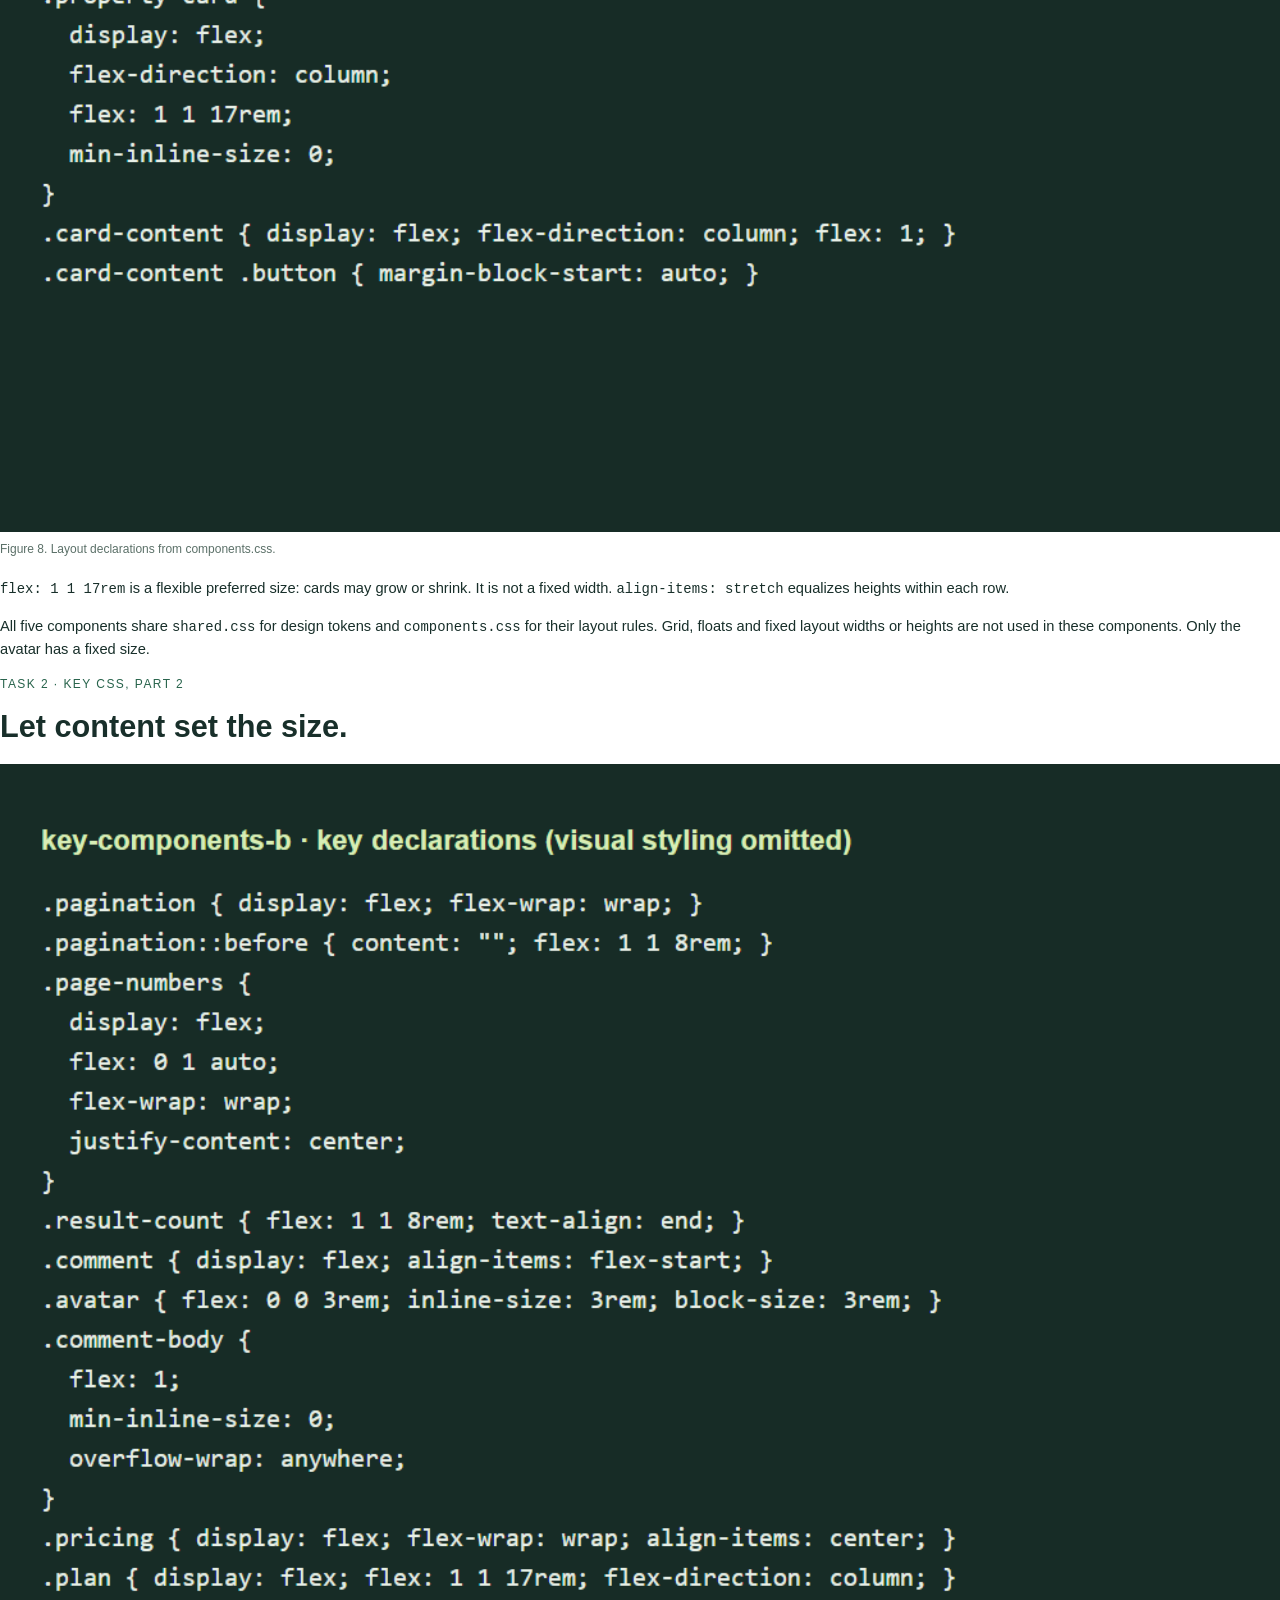
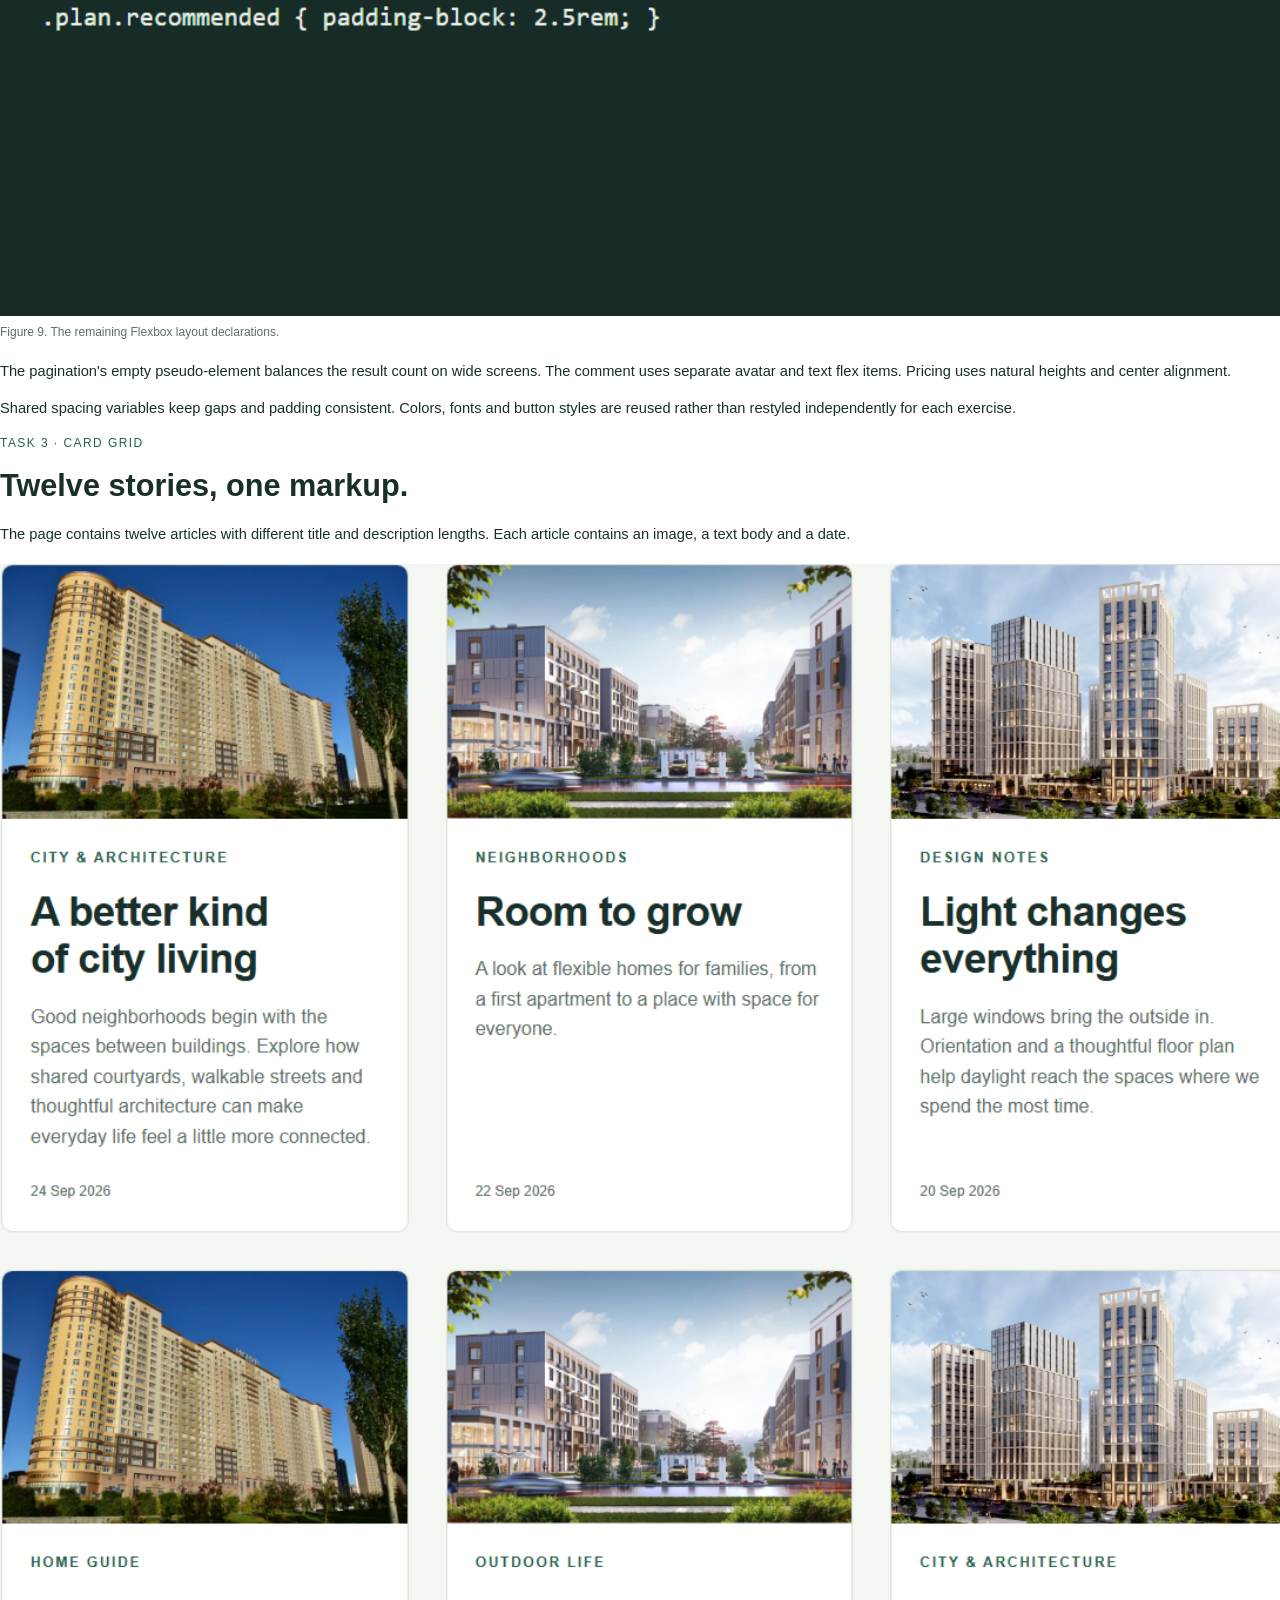
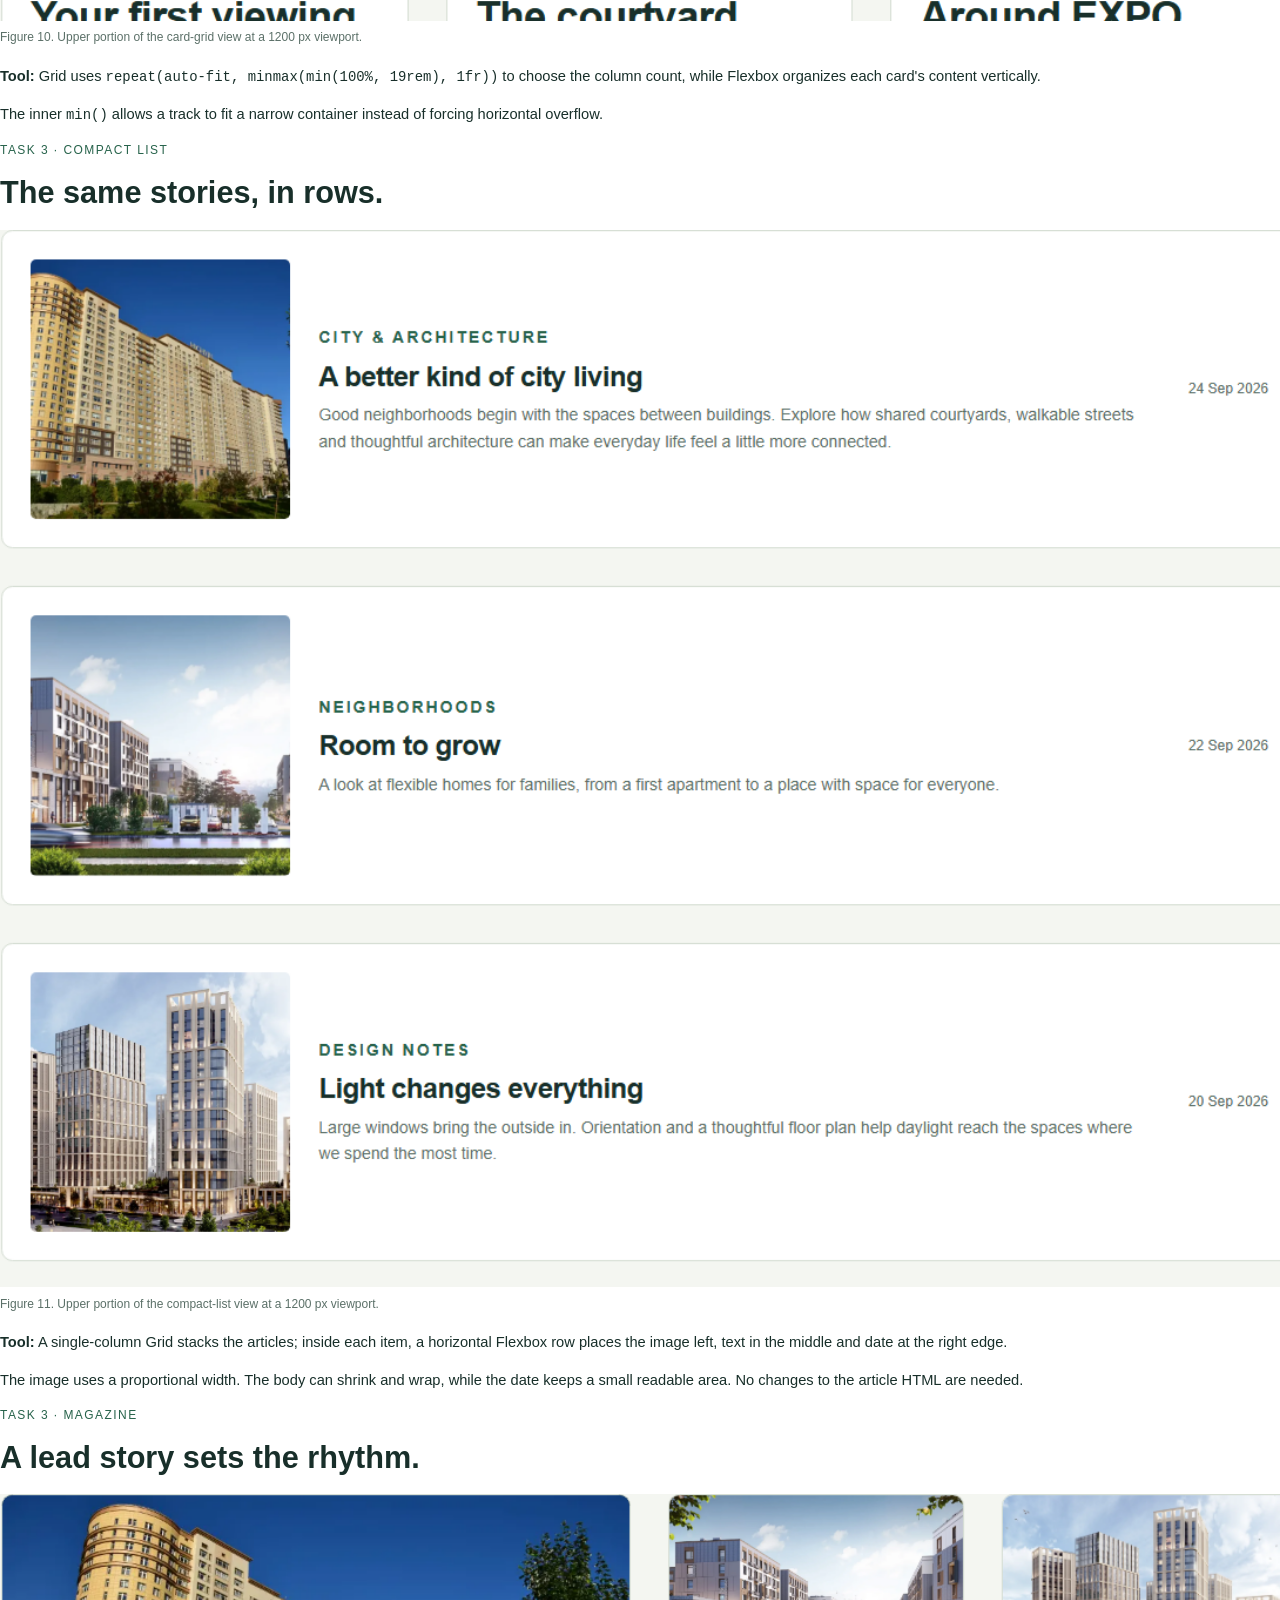
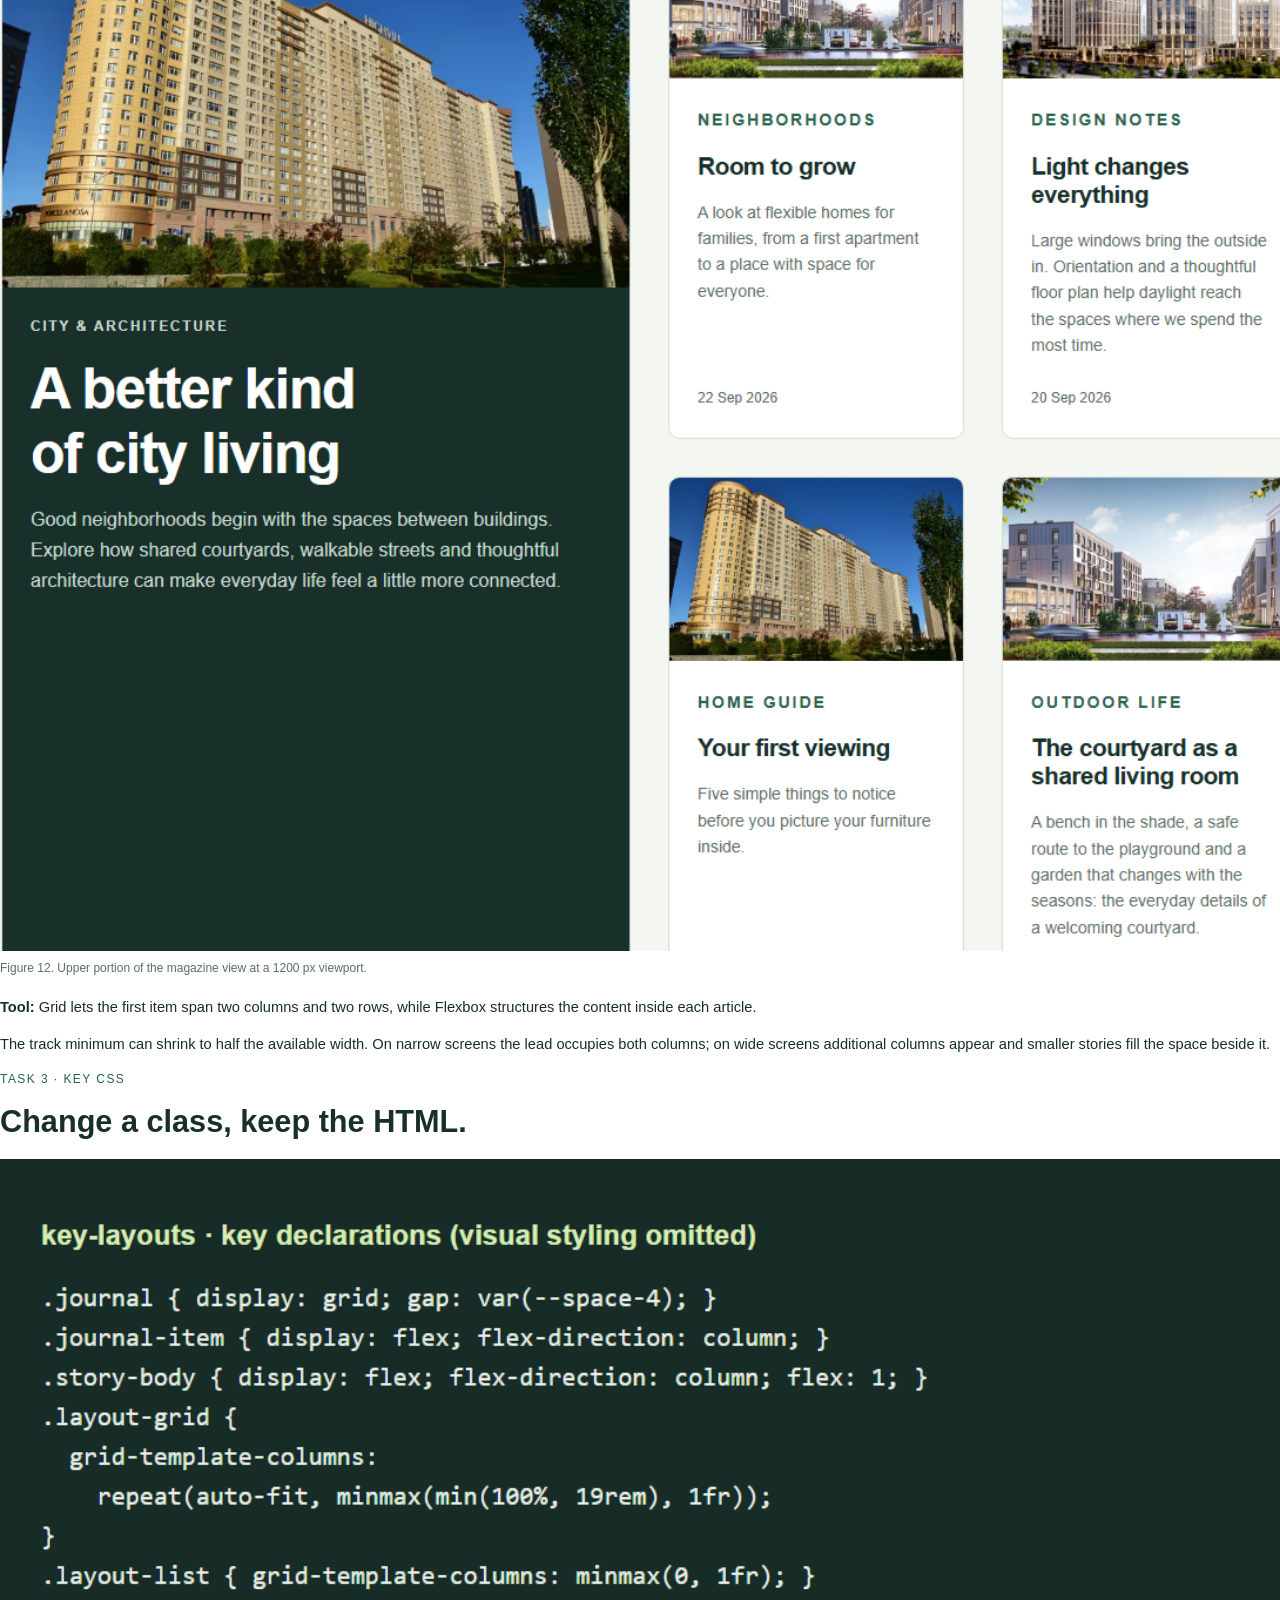
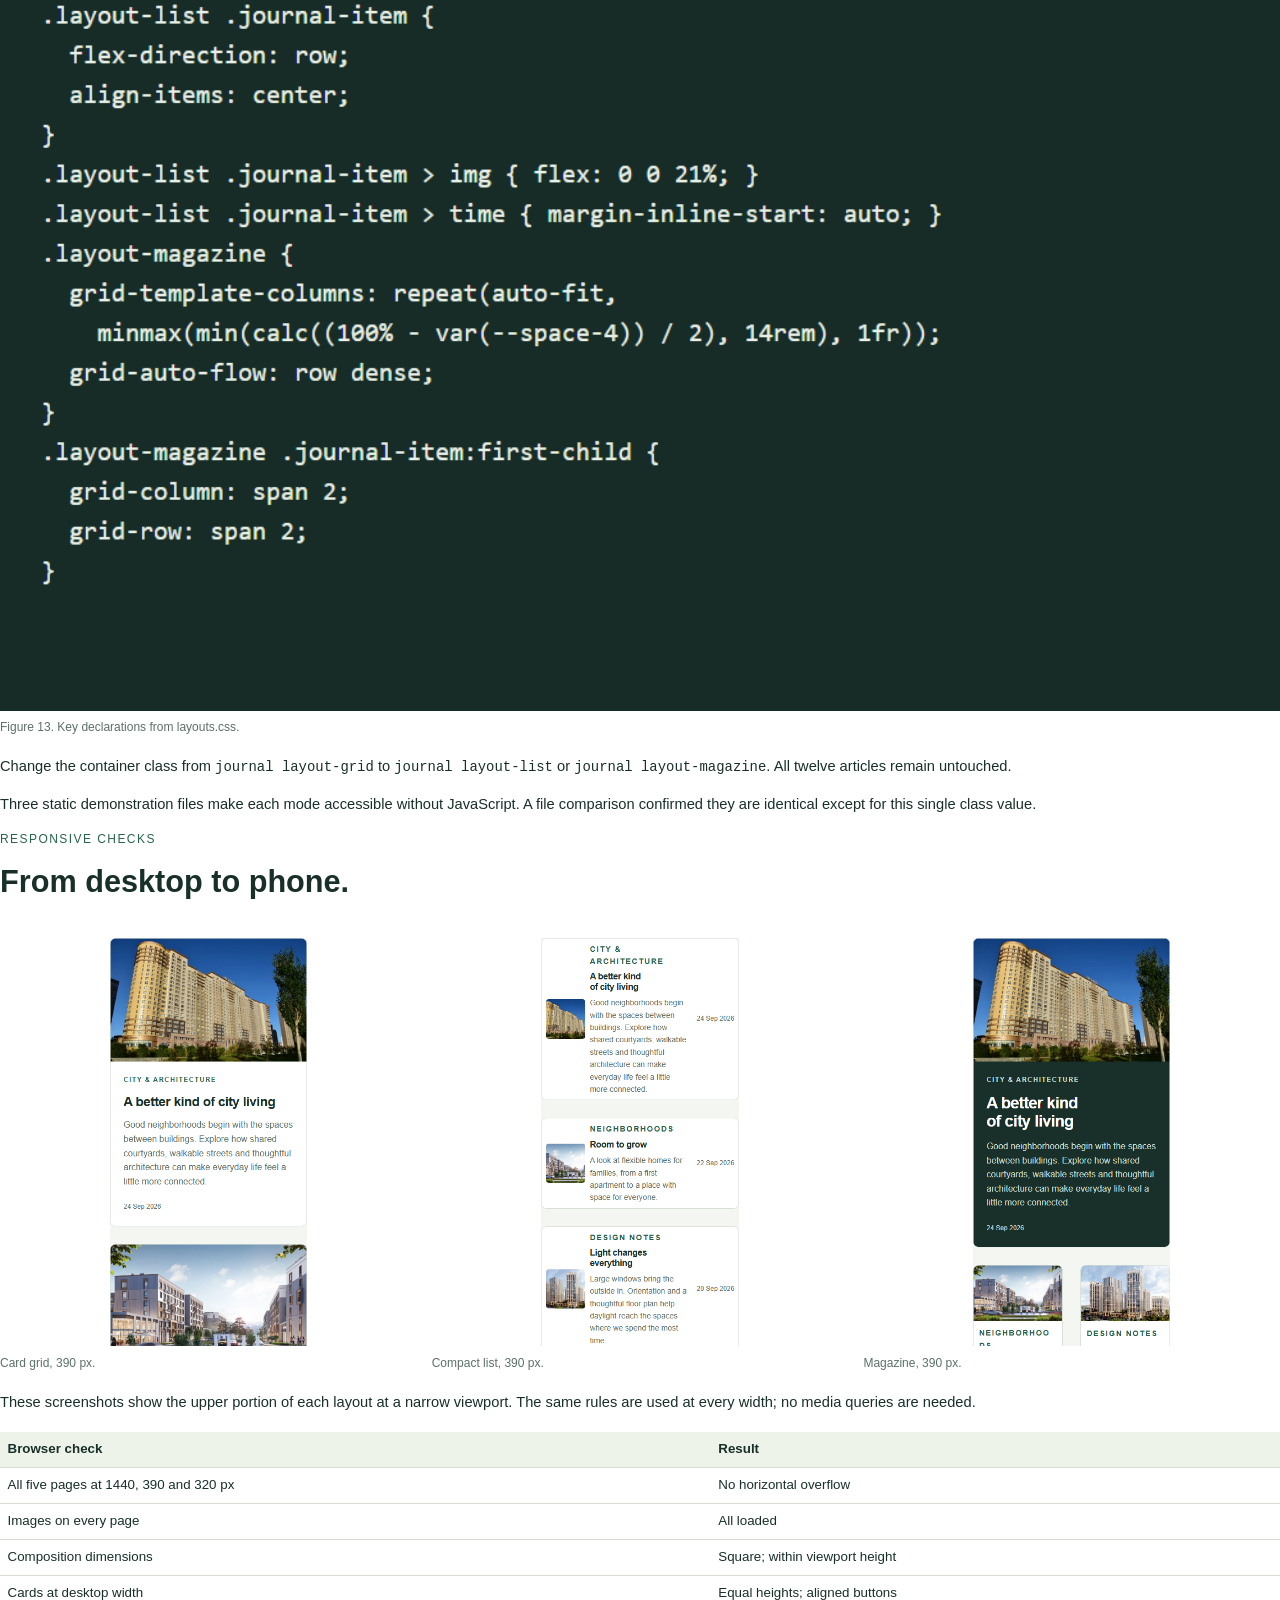
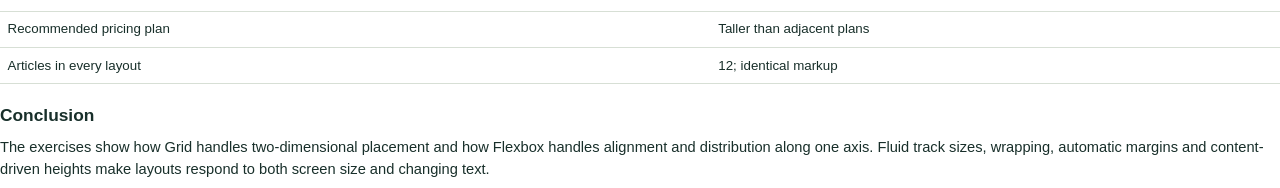
<file: assignment2/Assignment2_Jomart_Akylbek.html>
<!DOCTYPE html>
<html lang="en"><head><meta charset="UTF-8"><title>Assignment 2 — Jomart Akylbek</title><link rel="stylesheet" href="report.css"></head><body>
<section class="page">
  <p class="kicker">Astana IT University · Web Technologies</p>
  <h1>Advanced CSS.<br>Flexbox &amp; Grid.</h1>
  <p>Assignment 2 · AKYL GROUP</p>
  <div class="meta"><strong>Student:</strong> Jomart Akylbek<br><strong>Group:</strong> IT2507<br><strong>Date:</strong> 27 September 2026</div>
  <h3>Project overview</h3>
  <p>The assignment extends the existing real-estate website with three exercises: a geometric composition, a component library and an editorial page with three layouts. The new pages share a green palette, typography and spacing.</p>
  <p>The implementation uses HTML and external CSS. There is no JavaScript, Bootstrap or media query in the assignment pages. Layouts adapt using fluid sizing, wrapping and intrinsic content sizes.</p>
  <h3>Source code</h3>
  <p><a href="https://github.com/akylzhomart699-spec/AKYL-GROUP">https://github.com/akylzhomart699-spec/AKYL-GROUP</a><br>Assignment directory: <code>assignment2/</code></p>
  <h3>Contents</h3>
  <p>1. Geometric composition and key CSS<br>2. Five Flexbox components and key CSS<br>3. Three layouts with identical markup and key CSS<br>4. Responsive checks and conclusion</p>
</section>
<section class="page">
  <p class="kicker">Task 1 · Result</p><h2>One grid, seven blocks.</h2>
  <p>A single Grid container has six equal columns and six equal rows. Each colored block occupies the cells required by the supplied drawing.</p>
  <figure><img class="composition" src="report-assets/composition-detail.png" alt="Rendered geometric composition"><figcaption>Figure 1. Browser screenshot of the implemented composition.</figcaption></figure>
  <table><thead><tr><th>Block</th><th>Rows occupied</th><th>Columns occupied</th></tr></thead><tbody><tr><td>Blue</td><td>1–3</td><td>1–2</td></tr><tr><td>Top white</td><td>1</td><td>3–6</td></tr><tr><td>Yellow</td><td>2–3</td><td>3–4</td></tr><tr><td>Right white</td><td>2–4</td><td>5–6</td></tr><tr><td>Red</td><td>4–6</td><td>1–3</td></tr><tr><td>Black</td><td>4–6</td><td>4</td></tr><tr><td>Bottom white</td><td>5–6</td><td>5–6</td></tr></tbody></table>
</section>
<section class="page">
  <p class="kicker">Task 1 · Implementation</p><h2>Proportions that scale.</h2>
  <figure><img class="code" src="report-assets/key-composition.png" alt="Screenshot of key composition CSS declarations"><figcaption>Figure 2. Key declarations from composition.css; block colors omitted.</figcaption></figure>
  <p><code>aspect-ratio: 1</code> keeps the composition square. Its width is limited to the smaller of the available space and <code>88vmin</code>, so the square cannot become taller than the viewport.</p>
  <p>The black container background is visible through the Grid gaps. The blocks do not use borders or margins to create internal lines. Matching container padding creates the outside frame.</p>
  <p>The four numbers in <code>grid-area</code> specify row start, column start, row end and column end. End lines are exclusive: the blue block ends at row line 4 and therefore covers three rows.</p>
</section>
<section class="page">
  <p class="kicker">Task 2 · Components 1–2</p><h2>Navigation and cards.</h2>
  <figure><img class="result" src="report-assets/component-1.png" alt="Navigation component"><figcaption>Figure 3. A logo, long links and a right-aligned action group.</figcaption></figure>
  <p>The navigation is a wrapping Flexbox row. Links can grow, while an automatic start margin moves the action group to the right edge, including when it wraps.</p>
  <figure><img class="result" src="report-assets/component-2.png" alt="Three equal-height property cards"><figcaption>Figure 4. Different description lengths, equal card heights and aligned buttons.</figcaption></figure>
  <p>Cards stretch to the height of the tallest card in each row. Each card body is a growing vertical Flexbox container. The button's automatic top margin consumes unused space, so all buttons align without a fixed card height.</p>
</section>
<section class="page">
  <p class="kicker">Task 2 · Components 3–5</p><h2>Small details, flexible layouts.</h2>
  <figure><img class="result" src="report-assets/component-3.png" alt="Centered pagination with count at right"><figcaption>Figure 5. Centered page links and a right-aligned result count.</figcaption></figure>
  <p>Equal flexible regions on both sides center the page controls. The result count occupies the right region; the parts may wrap on narrow screens.</p>
  <figure><img class="result" src="report-assets/component-4.png" alt="Comment text alongside avatar"><figcaption>Figure 6. Text remains beside the avatar.</figcaption></figure>
  <p>The avatar does not shrink. The text has its own flexible child with a zero minimum inline size and long-word wrapping, so it never flows underneath the avatar.</p>
  <figure><img class="result" src="report-assets/component-5.png" alt="Three plans with taller recommended middle plan"><figcaption>Figure 7. The recommended plan is naturally taller than its neighbors.</figcaption></figure>
  <p>The pricing row vertically centers its cards. The middle card has an extra badge, feature and vertical padding; its height comes from content rather than a fixed value.</p>
</section>
<section class="page">
  <p class="kicker">Task 2 · Key CSS, part 1</p><h2>Wrapping and alignment.</h2>
  <figure><img class="code" src="report-assets/key-components-a.png" alt="Screenshot of key navigation and card CSS"><figcaption>Figure 8. Layout declarations from components.css.</figcaption></figure>
  <p><code>flex: 1 1 17rem</code> is a flexible preferred size: cards may grow or shrink. It is not a fixed width. <code>align-items: stretch</code> equalizes heights within each row.</p>
  <p>All five components share <code>shared.css</code> for design tokens and <code>components.css</code> for their layout rules. Grid, floats and fixed layout widths or heights are not used in these components. Only the avatar has a fixed size.</p>
</section>
<section class="page">
  <p class="kicker">Task 2 · Key CSS, part 2</p><h2>Let content set the size.</h2>
  <figure><img class="code" src="report-assets/key-components-b.png" alt="Screenshot of pagination comment and pricing CSS"><figcaption>Figure 9. The remaining Flexbox layout declarations.</figcaption></figure>
  <p>The pagination's empty pseudo-element balances the result count on wide screens. The comment uses separate avatar and text flex items. Pricing uses natural heights and center alignment.</p>
  <p>Shared spacing variables keep gaps and padding consistent. Colors, fonts and button styles are reused rather than restyled independently for each exercise.</p>
</section>
<section class="page">
  <p class="kicker">Task 3 · Card grid</p><h2>Twelve stories, one markup.</h2>
  <p>The page contains twelve articles with different title and description lengths. Each article contains an image, a text body and a date.</p>
  <figure><img class="result" src="report-assets/layouts-detail.png" alt="Desktop grid layout excerpt"><figcaption>Figure 10. Upper portion of the card-grid view at a 1200 px viewport.</figcaption></figure>
  <p><strong>Tool:</strong> Grid uses <code>repeat(auto-fit, minmax(min(100%, 19rem), 1fr))</code> to choose the column count, while Flexbox organizes each card's content vertically.</p>
  <p>The inner <code>min()</code> allows a track to fit a narrow container instead of forcing horizontal overflow.</p>
</section>
<section class="page">
  <p class="kicker">Task 3 · Compact list</p><h2>The same stories, in rows.</h2>
  <figure><img class="result" src="report-assets/layouts-list-detail.png" alt="Desktop list layout excerpt"><figcaption>Figure 11. Upper portion of the compact-list view at a 1200 px viewport.</figcaption></figure>
  <p><strong>Tool:</strong> A single-column Grid stacks the articles; inside each item, a horizontal Flexbox row places the image left, text in the middle and date at the right edge.</p>
  <p>The image uses a proportional width. The body can shrink and wrap, while the date keeps a small readable area. No changes to the article HTML are needed.</p>
</section>
<section class="page">
  <p class="kicker">Task 3 · Magazine</p><h2>A lead story sets the rhythm.</h2>
  <figure><img class="result" src="report-assets/layouts-magazine-detail.png" alt="Desktop magazine with lead spanning columns and rows"><figcaption>Figure 12. Upper portion of the magazine view at a 1200 px viewport.</figcaption></figure>
  <p><strong>Tool:</strong> Grid lets the first item span two columns and two rows, while Flexbox structures the content inside each article.</p>
  <p>The track minimum can shrink to half the available width. On narrow screens the lead occupies both columns; on wide screens additional columns appear and smaller stories fill the space beside it.</p>
</section>
<section class="page">
  <p class="kicker">Task 3 · Key CSS</p><h2>Change a class, keep the HTML.</h2>
  <figure><img class="code" src="report-assets/key-layouts.png" alt="Screenshot of the three layout CSS modes"><figcaption>Figure 13. Key declarations from layouts.css.</figcaption></figure>
  <p>Change the container class from <code>journal layout-grid</code> to <code>journal layout-list</code> or <code>journal layout-magazine</code>. All twelve articles remain untouched.</p>
  <p>Three static demonstration files make each mode accessible without JavaScript. A file comparison confirmed they are identical except for this single class value.</p>
</section>
<section class="page">
  <p class="kicker">Responsive checks</p><h2>From desktop to phone.</h2>
  <div class="phones"><figure><img src="report-assets/layouts-mobile-detail.png" alt="Card grid on narrow screen"><figcaption>Card grid, 390 px.</figcaption></figure><figure><img src="report-assets/layouts-list-mobile-detail.png" alt="List on narrow screen"><figcaption>Compact list, 390 px.</figcaption></figure><figure><img src="report-assets/layouts-magazine-mobile-detail.png" alt="Magazine on narrow screen"><figcaption>Magazine, 390 px.</figcaption></figure></div>
  <p>These screenshots show the upper portion of each layout at a narrow viewport. The same rules are used at every width; no media queries are needed.</p>
  <table><thead><tr><th>Browser check</th><th>Result</th></tr></thead><tbody><tr><td>All five pages at 1440, 390 and 320 px</td><td>No horizontal overflow</td></tr><tr><td>Images on every page</td><td>All loaded</td></tr><tr><td>Composition dimensions</td><td>Square; within viewport height</td></tr><tr><td>Cards at desktop width</td><td>Equal heights; aligned buttons</td></tr><tr><td>Recommended pricing plan</td><td>Taller than adjacent plans</td></tr><tr><td>Articles in every layout</td><td>12; identical markup</td></tr></tbody></table>
  <h3>Conclusion</h3>
  <p>The exercises show how Grid handles two-dimensional placement and how Flexbox handles alignment and distribution along one axis. Fluid track sizes, wrapping, automatic margins and content-driven heights make layouts respond to both screen size and changing text.</p>
</section>
</body></html>
</file>
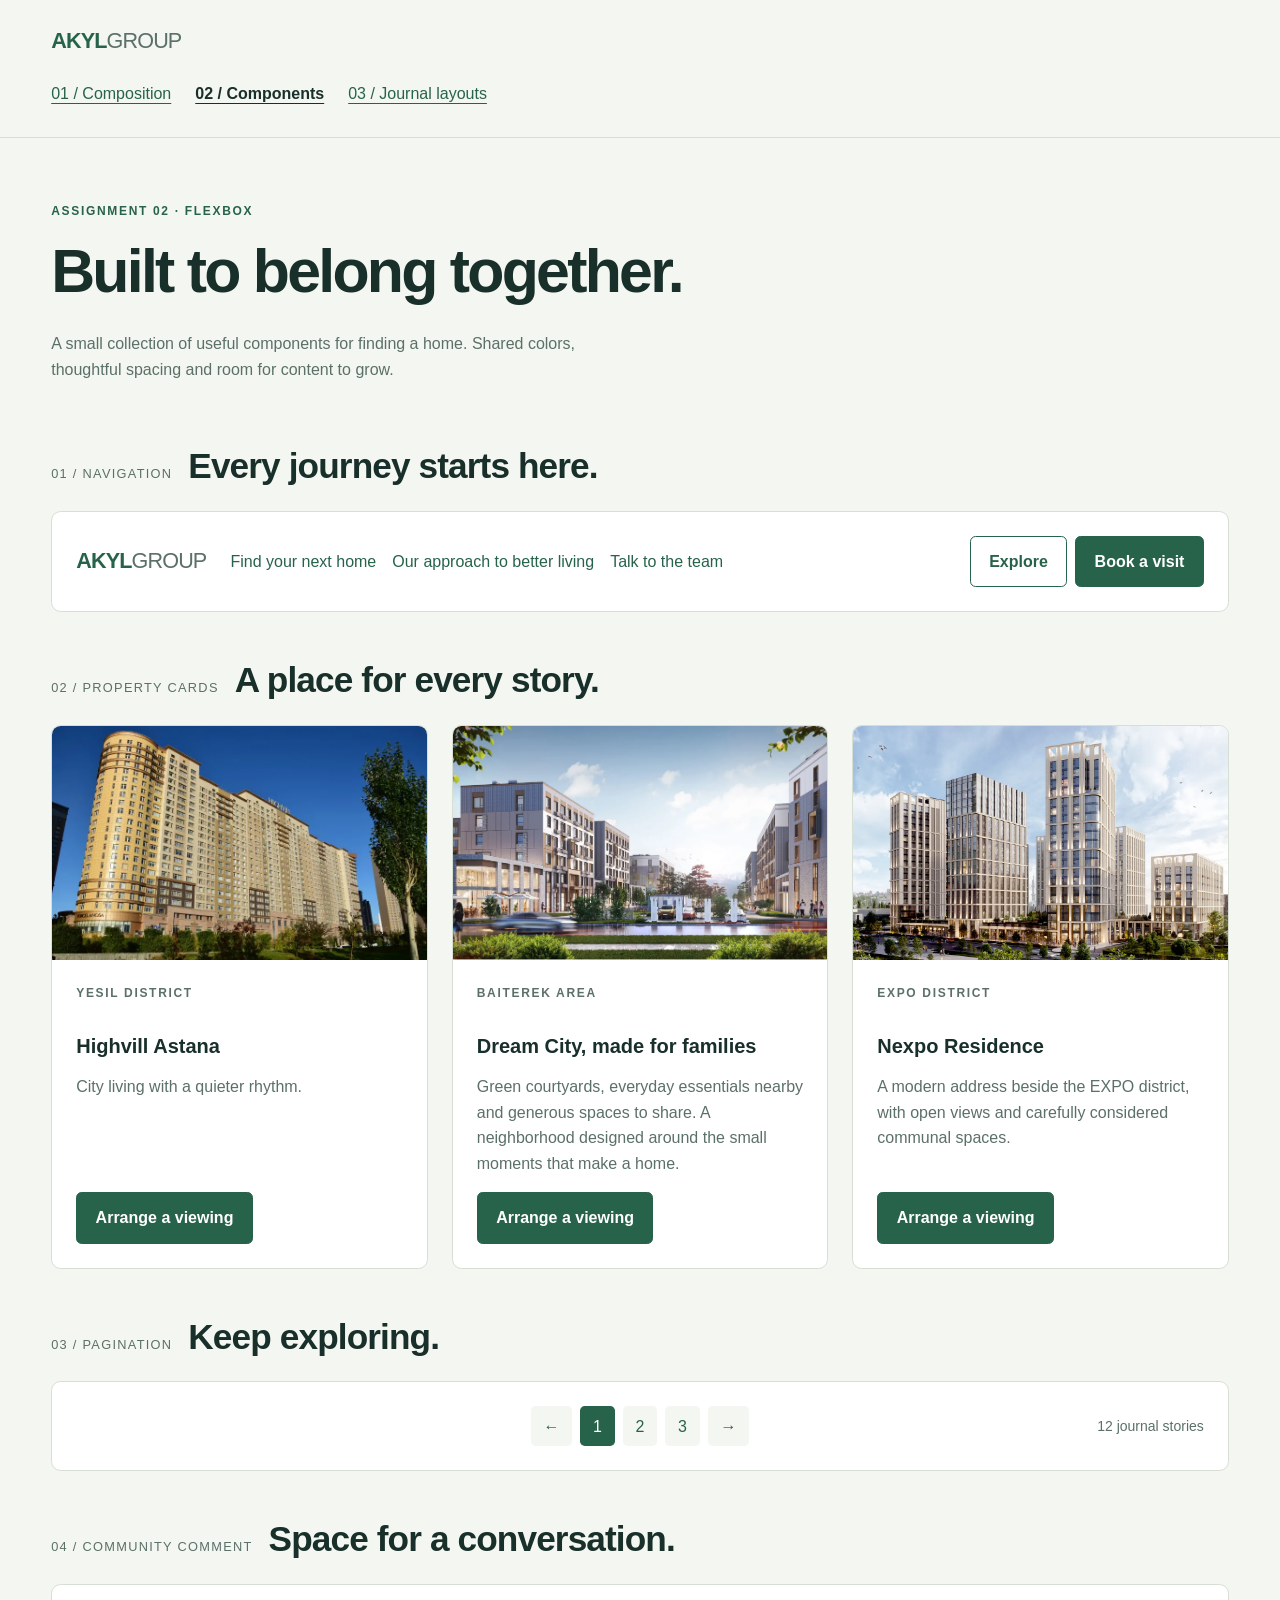
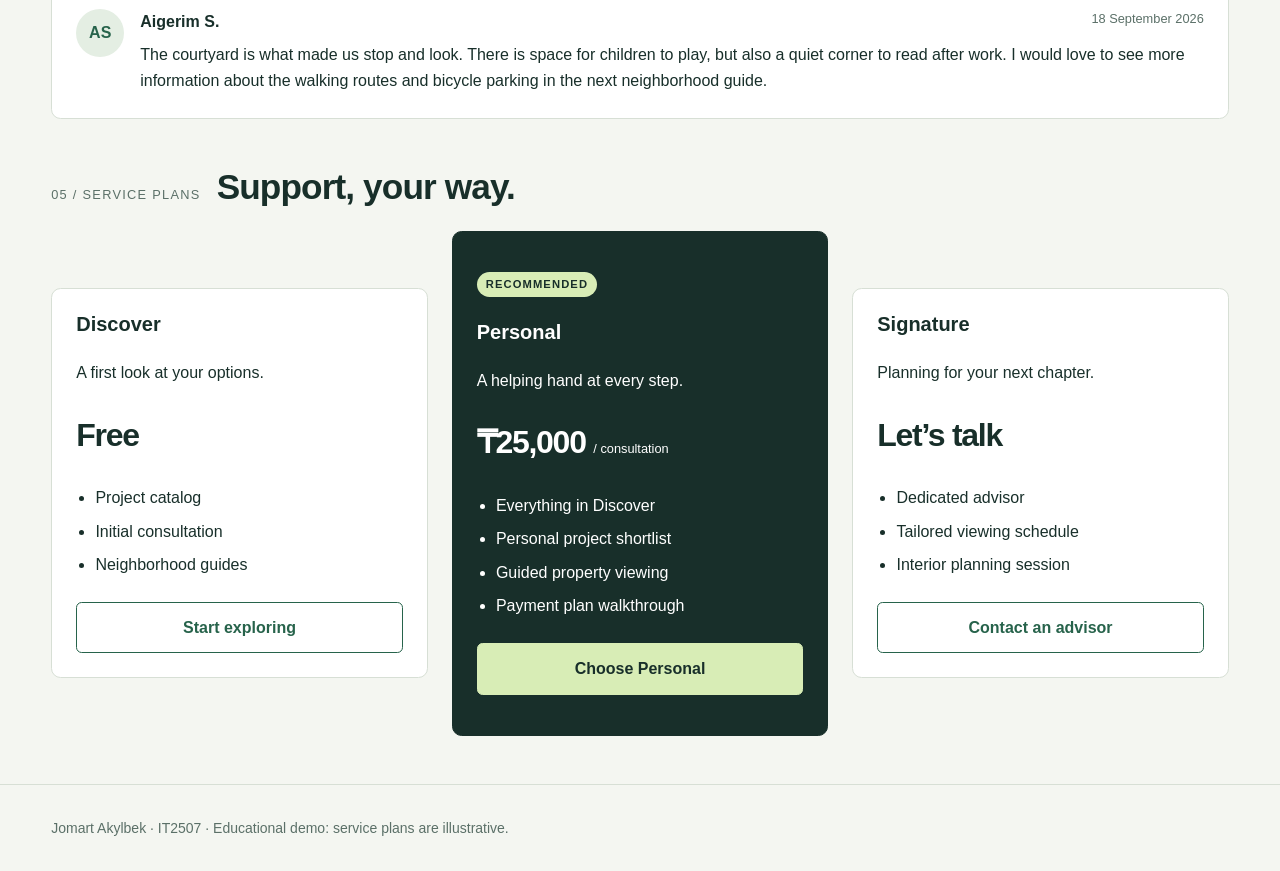
<file: assignment2/components.html>
<!DOCTYPE html>
<html lang="en">
<head>
  <meta charset="UTF-8"><meta name="viewport" content="width=device-width, initial-scale=1">
  <title>Component library | AKYL GROUP</title>
  <link rel="stylesheet" href="shared.css"><link rel="stylesheet" href="components.css">
</head>
<body>
  <header class="site-header"><div class="shell"><a class="brand" href="../index.html">AKYL<span>GROUP</span></a><nav class="page-links" aria-label="Assignment tasks"><a href="index.html">01 / Composition</a><a href="components.html" aria-current="page">02 / Components</a><a href="layouts.html">03 / Journal layouts</a></nav></div></header>
  <main class="shell">
    <div class="intro"><p class="eyebrow">Assignment 02 · Flexbox</p><h1>Built to belong together.</h1><p>A small collection of useful components for finding a home. Shared colors, thoughtful spacing and room for content to grow.</p></div>
    <section class="component-section" aria-labelledby="nav-heading"><div class="section-heading"><span>01 / Navigation</span><h2 id="nav-heading">Every journey starts here.</h2></div>
      <nav class="demo-nav" aria-label="Property navigation"><a class="brand" href="../index.html">AKYL<span>GROUP</span></a><div class="nav-links"><a href="layouts.html">Find your next home</a><a href="../about.html">Our approach to better living</a><a href="../contact.html">Talk to the team</a></div><div class="nav-actions"><a class="button secondary" href="layouts.html">Explore</a><a class="button" href="../contact.html">Book a visit</a></div></nav>
    </section>
    <section class="component-section" aria-labelledby="cards-heading"><div class="section-heading"><span>02 / Property cards</span><h2 id="cards-heading">A place for every story.</h2></div>
      <div class="cards">
        <article class="property-card"><img src="../Highvill.jpg" alt="Highvill residential towers"><div class="card-content"><p class="eyebrow">Yesil district</p><h3>Highvill Astana</h3><p>City living with a quieter rhythm.</p><a class="button" href="../contact.html">Arrange a viewing</a></div></article>
        <article class="property-card"><img src="../dream.city1.webp" alt="Dream City residential complex"><div class="card-content"><p class="eyebrow">Baiterek area</p><h3>Dream City, made for families</h3><p>Green courtyards, everyday essentials nearby and generous spaces to share. A neighborhood designed around the small moments that make a home.</p><a class="button" href="../contact.html">Arrange a viewing</a></div></article>
        <article class="property-card"><img src="../nexpo.jpg" alt="Nexpo apartment buildings"><div class="card-content"><p class="eyebrow">EXPO district</p><h3>Nexpo Residence</h3><p>A modern address beside the EXPO district, with open views and carefully considered communal spaces.</p><a class="button" href="../contact.html">Arrange a viewing</a></div></article>
      </div>
    </section>
    <section class="component-section" aria-labelledby="pages-heading"><div class="section-heading"><span>03 / Pagination</span><h2 id="pages-heading">Keep exploring.</h2></div>
      <div class="pagination"><nav class="page-numbers" aria-label="Journal pages"><a href="layouts.html#article-1" aria-label="Previous group">←</a><a href="layouts.html#article-1" aria-current="page" aria-label="Page 1">1</a><a href="layouts.html#article-5" aria-label="Page 2">2</a><a href="layouts.html#article-9" aria-label="Page 3">3</a><a href="layouts.html#article-5" aria-label="Next group">→</a></nav><p class="result-count">12 journal stories</p></div>
    </section>
    <section class="component-section" aria-labelledby="comment-heading"><div class="section-heading"><span>04 / Community comment</span><h2 id="comment-heading">Space for a conversation.</h2></div>
      <article class="comment"><div class="avatar" aria-hidden="true">AS</div><div class="comment-body"><div class="comment-meta"><strong>Aigerim S.</strong><time datetime="2026-09-18">18 September 2026</time></div><p>The courtyard is what made us stop and look. There is space for children to play, but also a quiet corner to read after work. I would love to see more information about the walking routes and bicycle parking in the next neighborhood guide.</p></div></article>
    </section>
    <section class="component-section" aria-labelledby="pricing-heading"><div class="section-heading"><span>05 / Service plans</span><h2 id="pricing-heading">Support, your way.</h2></div>
      <div class="pricing">
        <article class="plan"><h3>Discover</h3><p>A first look at your options.</p><p class="plan-price">Free</p><ul><li>Project catalog</li><li>Initial consultation</li><li>Neighborhood guides</li></ul><a class="button secondary" href="../contact.html">Start exploring</a></article>
        <article class="plan recommended"><span class="badge">Recommended</span><h3>Personal</h3><p>A helping hand at every step.</p><p class="plan-price">₸25,000 <small>/ consultation</small></p><ul><li>Everything in Discover</li><li>Personal project shortlist</li><li>Guided property viewing</li><li>Payment plan walkthrough</li></ul><a class="button" href="../contact.html">Choose Personal</a></article>
        <article class="plan"><h3>Signature</h3><p>Planning for your next chapter.</p><p class="plan-price">Let’s talk</p><ul><li>Dedicated advisor</li><li>Tailored viewing schedule</li><li>Interior planning session</li></ul><a class="button secondary" href="../contact.html">Contact an advisor</a></article>
      </div>
    </section>
  </main>
  <footer class="site-footer"><div class="shell">Jomart Akylbek · IT2507 · Educational demo: service plans are illustrative.</div></footer>
</body>
</html>
</file>
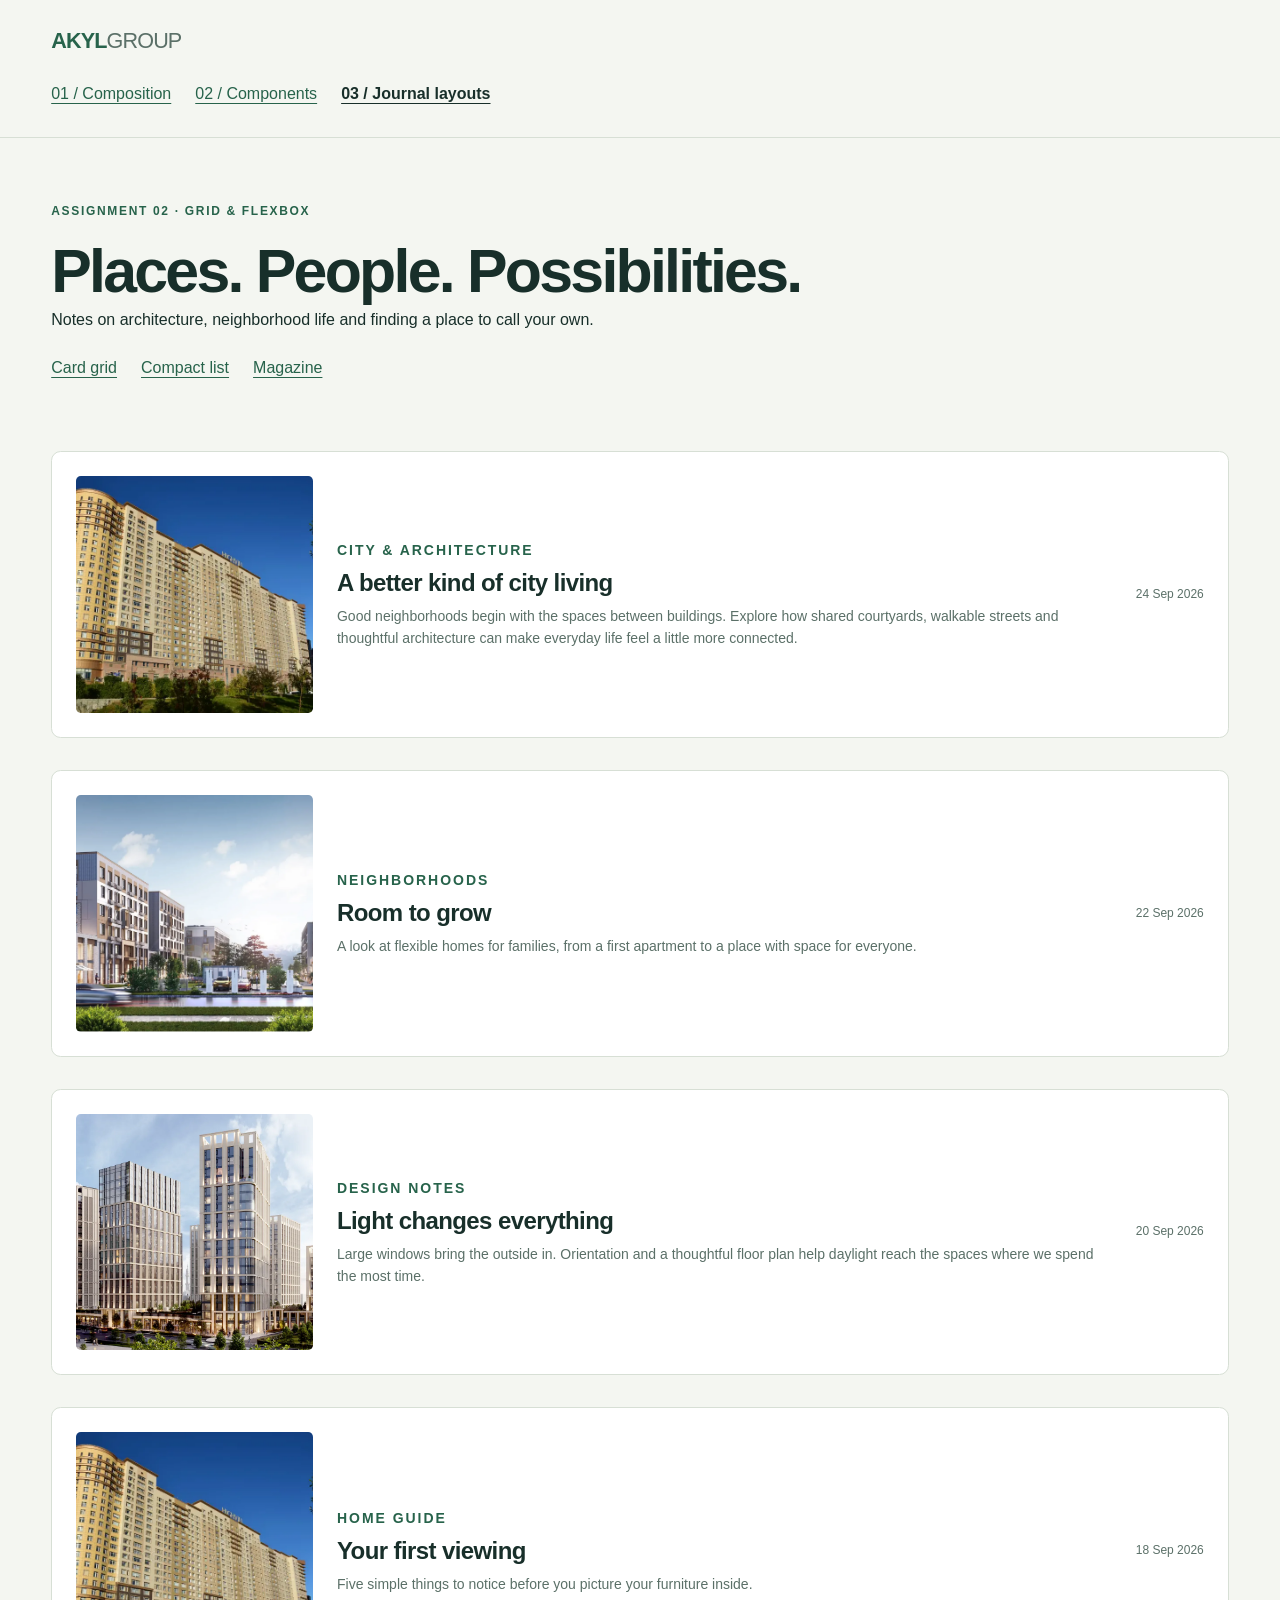
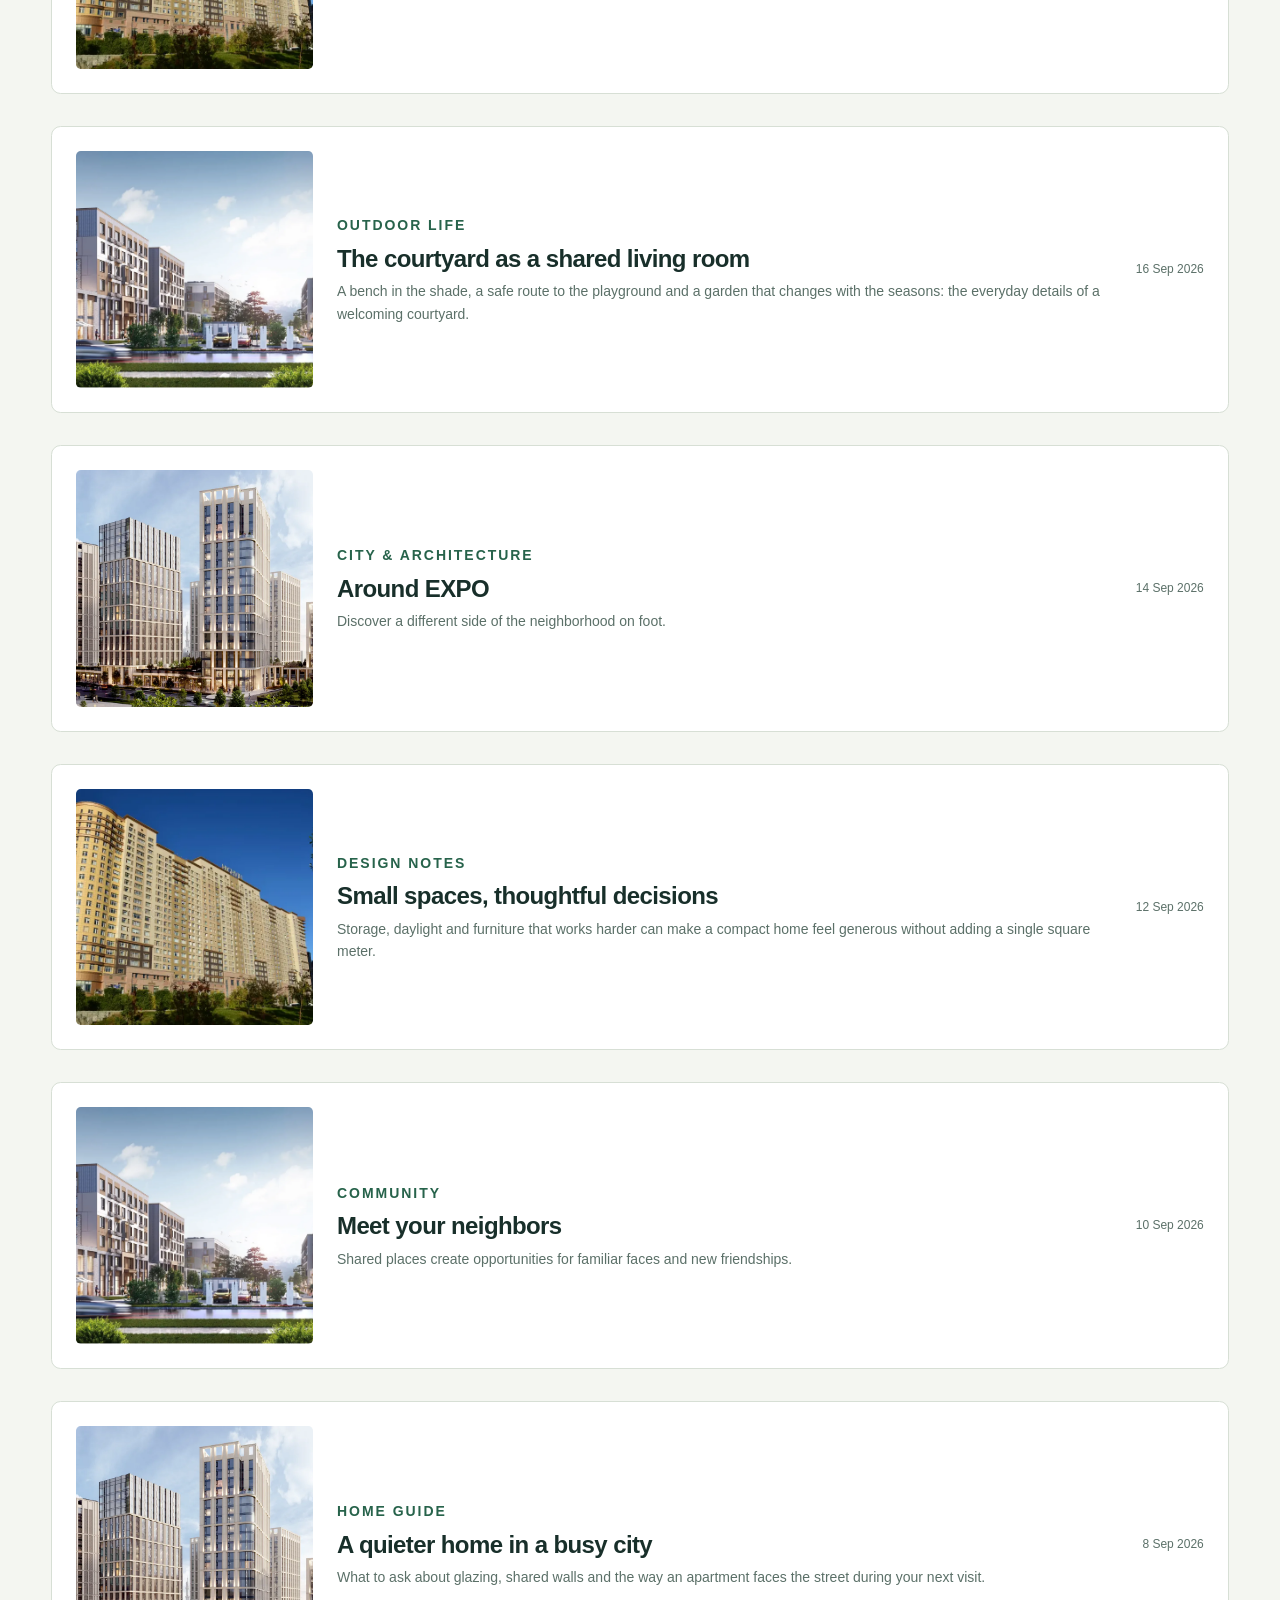
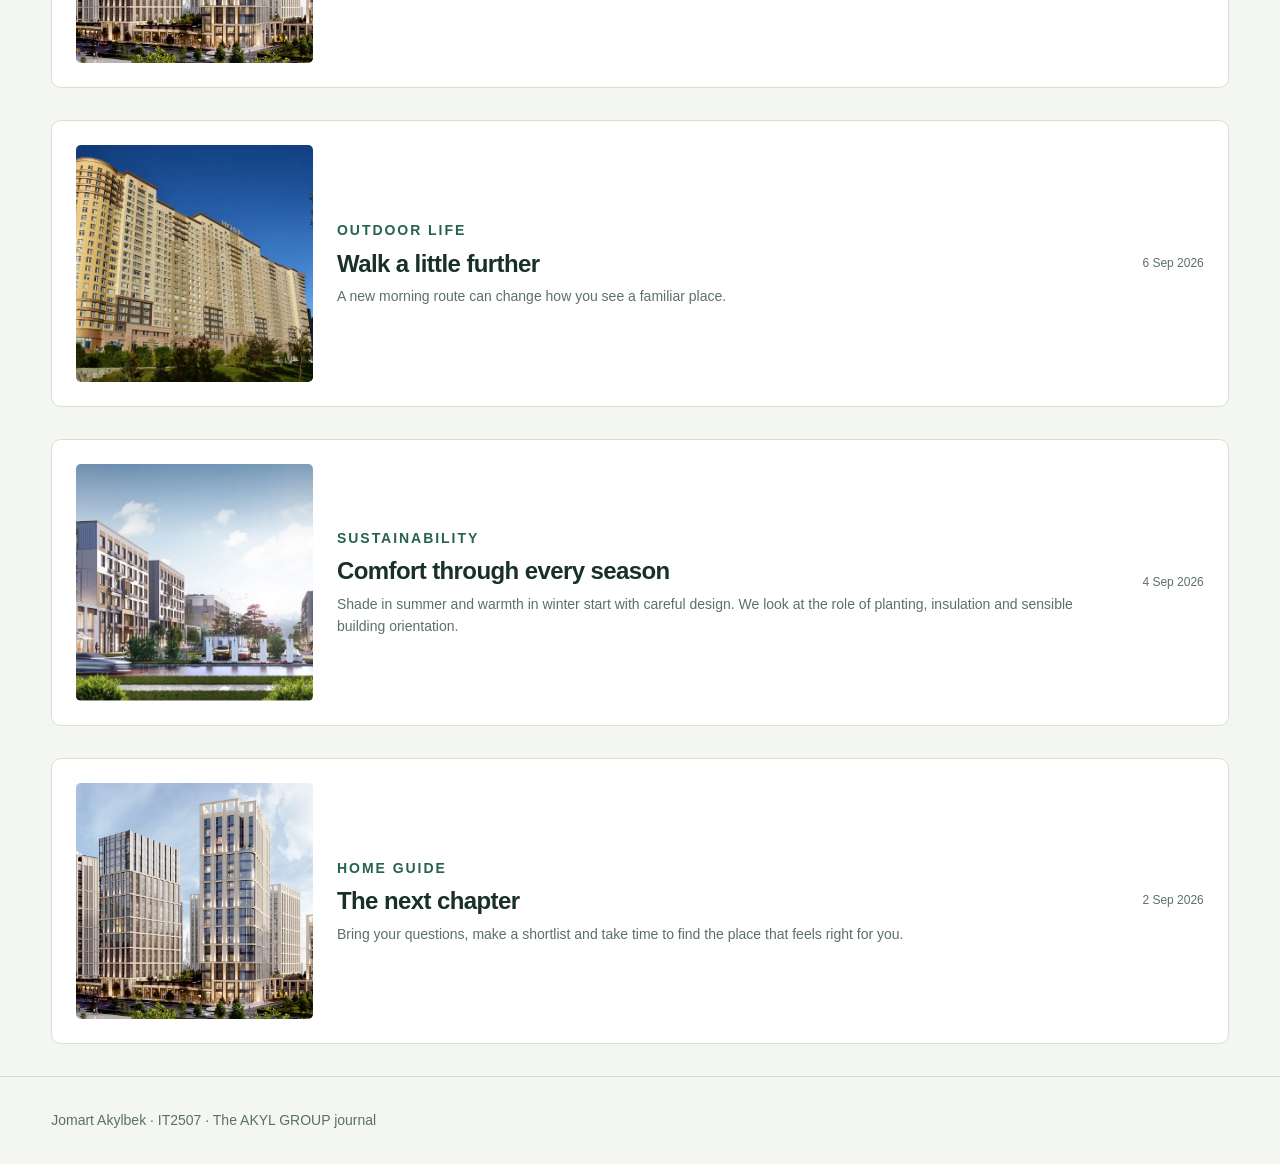
<file: assignment2/layouts-list.html>
<!DOCTYPE html>
<html lang="en">
<head>
  <meta charset="UTF-8"><meta name="viewport" content="width=device-width, initial-scale=1">
  <title>The journal | AKYL GROUP</title>
  <link rel="stylesheet" href="shared.css"><link rel="stylesheet" href="layouts.css">
</head>
<body>
  <header class="site-header"><div class="shell"><a class="brand" href="../index.html">AKYL<span>GROUP</span></a><nav class="page-links" aria-label="Assignment tasks"><a href="index.html">01 / Composition</a><a href="components.html">02 / Components</a><a href="layouts.html" aria-current="page">03 / Journal layouts</a></nav></div></header>
  <main class="shell">
    <div class="intro"><p class="eyebrow">Assignment 02 · Grid &amp; Flexbox</p><h1>Places. People. Possibilities.</h1><p>Notes on architecture, neighborhood life and finding a place to call your own.</p><nav class="page-links" aria-label="Journal view"><a href="layouts.html">Card grid</a><a href="layouts-list.html">Compact list</a><a href="layouts-magazine.html">Magazine</a></nav></div>
    <div class="journal layout-list">
      <article class="journal-item" id="article-1">
        <img src="../Highvill.jpg" alt="Highvill residential towers">
        <div class="story-body"><p class="eyebrow">City &amp; architecture</p><h2>A better kind of city living</h2><p>Good neighborhoods begin with the spaces between buildings. Explore how shared courtyards, walkable streets and thoughtful architecture can make everyday life feel a little more connected.</p></div>
        <time datetime="2026-09-24">24 Sep 2026</time>
      </article>
      <article class="journal-item" id="article-2">
        <img src="../dream.city1.webp" alt="Dream City neighborhood">
        <div class="story-body"><p class="eyebrow">Neighborhoods</p><h2>Room to grow</h2><p>A look at flexible homes for families, from a first apartment to a place with space for everyone.</p></div>
        <time datetime="2026-09-22">22 Sep 2026</time>
      </article>
      <article class="journal-item" id="article-3">
        <img src="../nexpo.jpg" alt="Nexpo apartment architecture">
        <div class="story-body"><p class="eyebrow">Design notes</p><h2>Light changes everything</h2><p>Large windows bring the outside in. Orientation and a thoughtful floor plan help daylight reach the spaces where we spend the most time.</p></div>
        <time datetime="2026-09-20">20 Sep 2026</time>
      </article>
      <article class="journal-item" id="article-4">
        <img src="../Highvill.jpg" alt="Highvill residential towers">
        <div class="story-body"><p class="eyebrow">Home guide</p><h2>Your first viewing</h2><p>Five simple things to notice before you picture your furniture inside.</p></div>
        <time datetime="2026-09-18">18 Sep 2026</time>
      </article>
      <article class="journal-item" id="article-5">
        <img src="../dream.city1.webp" alt="Dream City neighborhood">
        <div class="story-body"><p class="eyebrow">Outdoor life</p><h2>The courtyard as a shared living room</h2><p>A bench in the shade, a safe route to the playground and a garden that changes with the seasons: the everyday details of a welcoming courtyard.</p></div>
        <time datetime="2026-09-16">16 Sep 2026</time>
      </article>
      <article class="journal-item" id="article-6">
        <img src="../nexpo.jpg" alt="Nexpo apartment architecture">
        <div class="story-body"><p class="eyebrow">City &amp; architecture</p><h2>Around EXPO</h2><p>Discover a different side of the neighborhood on foot.</p></div>
        <time datetime="2026-09-14">14 Sep 2026</time>
      </article>
      <article class="journal-item" id="article-7">
        <img src="../Highvill.jpg" alt="Highvill residential towers">
        <div class="story-body"><p class="eyebrow">Design notes</p><h2>Small spaces, thoughtful decisions</h2><p>Storage, daylight and furniture that works harder can make a compact home feel generous without adding a single square meter.</p></div>
        <time datetime="2026-09-12">12 Sep 2026</time>
      </article>
      <article class="journal-item" id="article-8">
        <img src="../dream.city1.webp" alt="Dream City neighborhood">
        <div class="story-body"><p class="eyebrow">Community</p><h2>Meet your neighbors</h2><p>Shared places create opportunities for familiar faces and new friendships.</p></div>
        <time datetime="2026-09-10">10 Sep 2026</time>
      </article>
      <article class="journal-item" id="article-9">
        <img src="../nexpo.jpg" alt="Nexpo apartment architecture">
        <div class="story-body"><p class="eyebrow">Home guide</p><h2>A quieter home in a busy city</h2><p>What to ask about glazing, shared walls and the way an apartment faces the street during your next visit.</p></div>
        <time datetime="2026-09-08">8 Sep 2026</time>
      </article>
      <article class="journal-item" id="article-10">
        <img src="../Highvill.jpg" alt="Highvill residential towers">
        <div class="story-body"><p class="eyebrow">Outdoor life</p><h2>Walk a little further</h2><p>A new morning route can change how you see a familiar place.</p></div>
        <time datetime="2026-09-06">6 Sep 2026</time>
      </article>
      <article class="journal-item" id="article-11">
        <img src="../dream.city1.webp" alt="Dream City neighborhood">
        <div class="story-body"><p class="eyebrow">Sustainability</p><h2>Comfort through every season</h2><p>Shade in summer and warmth in winter start with careful design. We look at the role of planting, insulation and sensible building orientation.</p></div>
        <time datetime="2026-09-04">4 Sep 2026</time>
      </article>
      <article class="journal-item" id="article-12">
        <img src="../nexpo.jpg" alt="Nexpo apartment architecture">
        <div class="story-body"><p class="eyebrow">Home guide</p><h2>The next chapter</h2><p>Bring your questions, make a shortlist and take time to find the place that feels right for you.</p></div>
        <time datetime="2026-09-02">2 Sep 2026</time>
      </article>
    </div>
  </main>
  <footer class="site-footer"><div class="shell">Jomart Akylbek · IT2507 · The AKYL GROUP journal</div></footer>
</body>
</html>
</file>
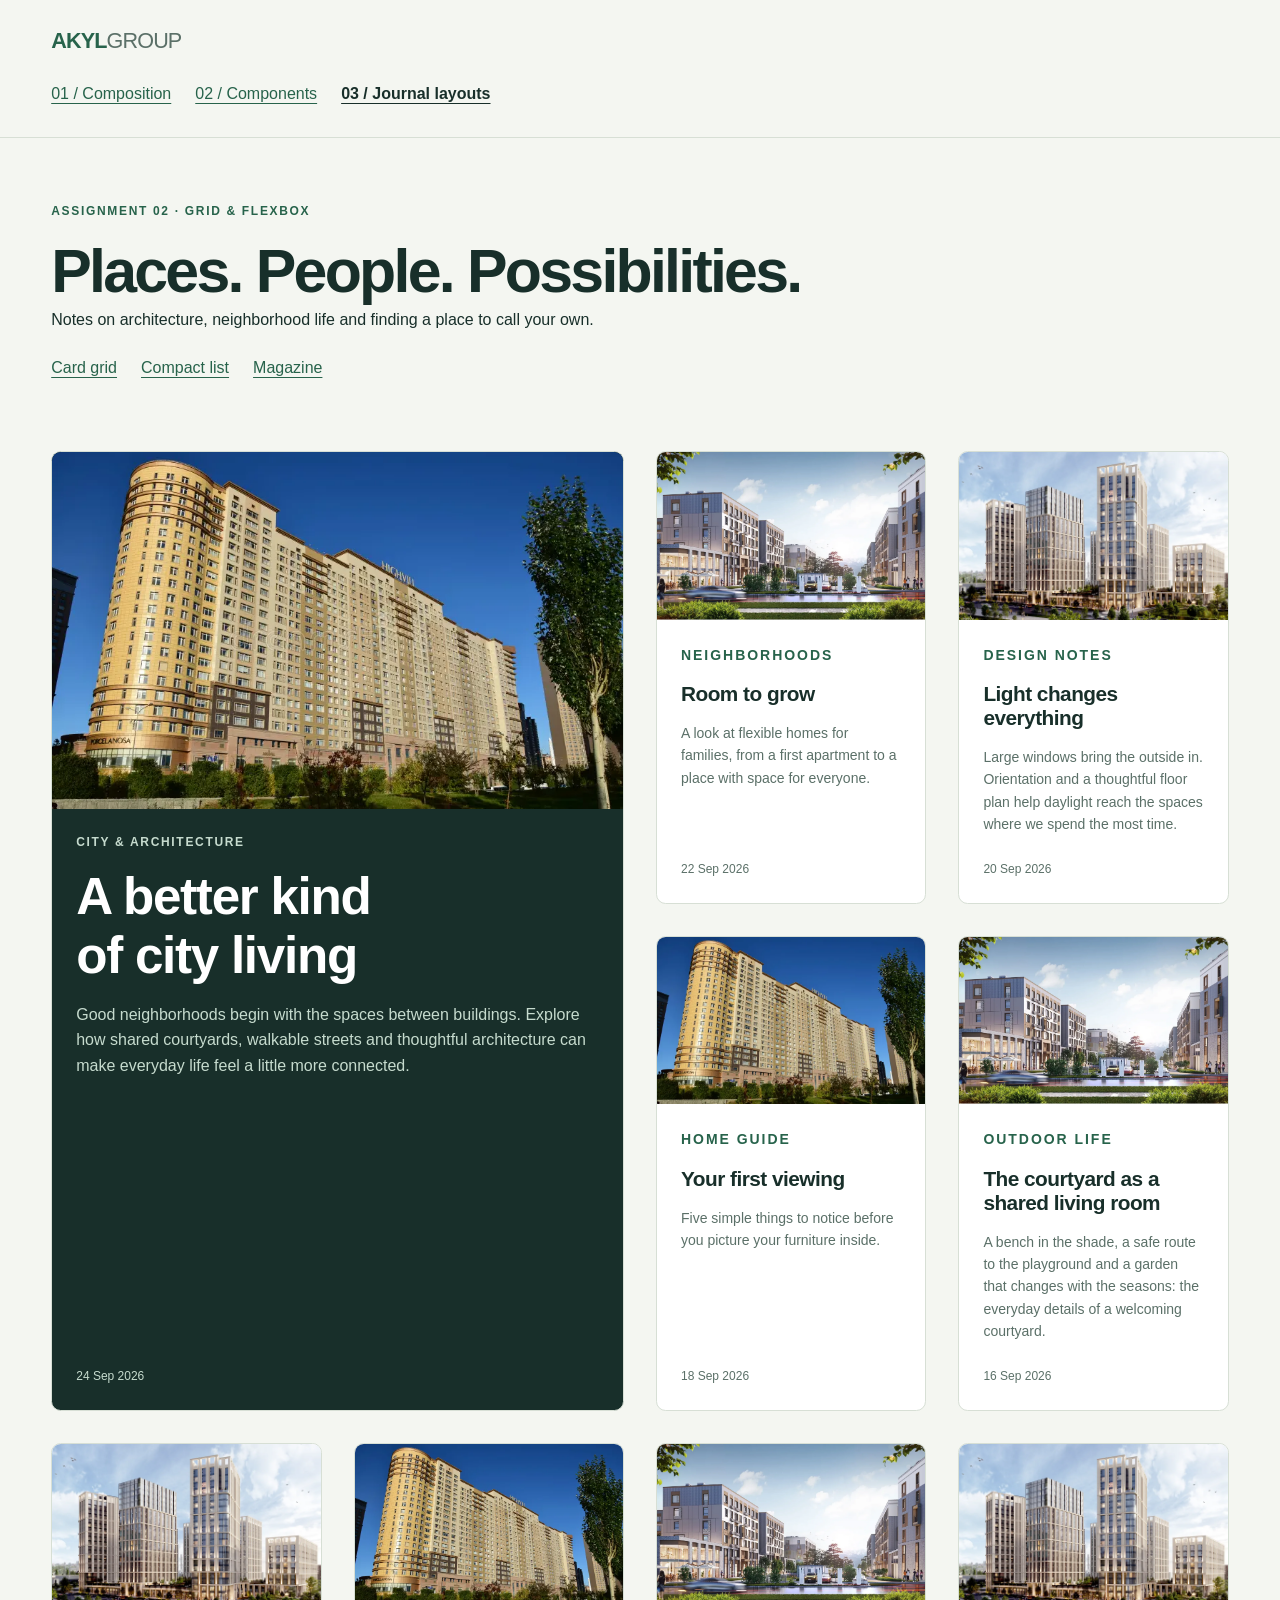
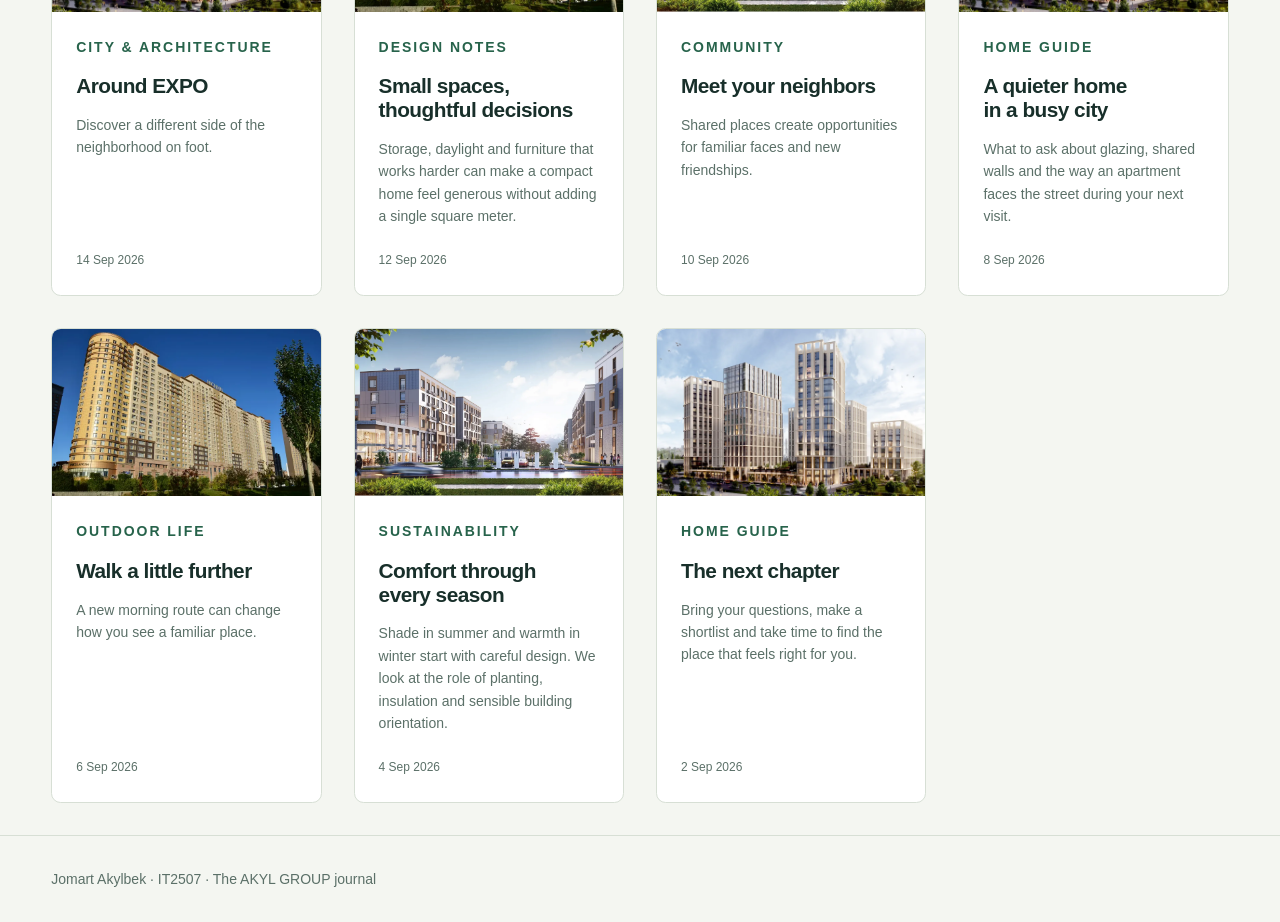
<file: assignment2/layouts-magazine.html>
<!DOCTYPE html>
<html lang="en">
<head>
  <meta charset="UTF-8"><meta name="viewport" content="width=device-width, initial-scale=1">
  <title>The journal | AKYL GROUP</title>
  <link rel="stylesheet" href="shared.css"><link rel="stylesheet" href="layouts.css">
</head>
<body>
  <header class="site-header"><div class="shell"><a class="brand" href="../index.html">AKYL<span>GROUP</span></a><nav class="page-links" aria-label="Assignment tasks"><a href="index.html">01 / Composition</a><a href="components.html">02 / Components</a><a href="layouts.html" aria-current="page">03 / Journal layouts</a></nav></div></header>
  <main class="shell">
    <div class="intro"><p class="eyebrow">Assignment 02 · Grid &amp; Flexbox</p><h1>Places. People. Possibilities.</h1><p>Notes on architecture, neighborhood life and finding a place to call your own.</p><nav class="page-links" aria-label="Journal view"><a href="layouts.html">Card grid</a><a href="layouts-list.html">Compact list</a><a href="layouts-magazine.html">Magazine</a></nav></div>
    <div class="journal layout-magazine">
      <article class="journal-item" id="article-1">
        <img src="../Highvill.jpg" alt="Highvill residential towers">
        <div class="story-body"><p class="eyebrow">City &amp; architecture</p><h2>A better kind of city living</h2><p>Good neighborhoods begin with the spaces between buildings. Explore how shared courtyards, walkable streets and thoughtful architecture can make everyday life feel a little more connected.</p></div>
        <time datetime="2026-09-24">24 Sep 2026</time>
      </article>
      <article class="journal-item" id="article-2">
        <img src="../dream.city1.webp" alt="Dream City neighborhood">
        <div class="story-body"><p class="eyebrow">Neighborhoods</p><h2>Room to grow</h2><p>A look at flexible homes for families, from a first apartment to a place with space for everyone.</p></div>
        <time datetime="2026-09-22">22 Sep 2026</time>
      </article>
      <article class="journal-item" id="article-3">
        <img src="../nexpo.jpg" alt="Nexpo apartment architecture">
        <div class="story-body"><p class="eyebrow">Design notes</p><h2>Light changes everything</h2><p>Large windows bring the outside in. Orientation and a thoughtful floor plan help daylight reach the spaces where we spend the most time.</p></div>
        <time datetime="2026-09-20">20 Sep 2026</time>
      </article>
      <article class="journal-item" id="article-4">
        <img src="../Highvill.jpg" alt="Highvill residential towers">
        <div class="story-body"><p class="eyebrow">Home guide</p><h2>Your first viewing</h2><p>Five simple things to notice before you picture your furniture inside.</p></div>
        <time datetime="2026-09-18">18 Sep 2026</time>
      </article>
      <article class="journal-item" id="article-5">
        <img src="../dream.city1.webp" alt="Dream City neighborhood">
        <div class="story-body"><p class="eyebrow">Outdoor life</p><h2>The courtyard as a shared living room</h2><p>A bench in the shade, a safe route to the playground and a garden that changes with the seasons: the everyday details of a welcoming courtyard.</p></div>
        <time datetime="2026-09-16">16 Sep 2026</time>
      </article>
      <article class="journal-item" id="article-6">
        <img src="../nexpo.jpg" alt="Nexpo apartment architecture">
        <div class="story-body"><p class="eyebrow">City &amp; architecture</p><h2>Around EXPO</h2><p>Discover a different side of the neighborhood on foot.</p></div>
        <time datetime="2026-09-14">14 Sep 2026</time>
      </article>
      <article class="journal-item" id="article-7">
        <img src="../Highvill.jpg" alt="Highvill residential towers">
        <div class="story-body"><p class="eyebrow">Design notes</p><h2>Small spaces, thoughtful decisions</h2><p>Storage, daylight and furniture that works harder can make a compact home feel generous without adding a single square meter.</p></div>
        <time datetime="2026-09-12">12 Sep 2026</time>
      </article>
      <article class="journal-item" id="article-8">
        <img src="../dream.city1.webp" alt="Dream City neighborhood">
        <div class="story-body"><p class="eyebrow">Community</p><h2>Meet your neighbors</h2><p>Shared places create opportunities for familiar faces and new friendships.</p></div>
        <time datetime="2026-09-10">10 Sep 2026</time>
      </article>
      <article class="journal-item" id="article-9">
        <img src="../nexpo.jpg" alt="Nexpo apartment architecture">
        <div class="story-body"><p class="eyebrow">Home guide</p><h2>A quieter home in a busy city</h2><p>What to ask about glazing, shared walls and the way an apartment faces the street during your next visit.</p></div>
        <time datetime="2026-09-08">8 Sep 2026</time>
      </article>
      <article class="journal-item" id="article-10">
        <img src="../Highvill.jpg" alt="Highvill residential towers">
        <div class="story-body"><p class="eyebrow">Outdoor life</p><h2>Walk a little further</h2><p>A new morning route can change how you see a familiar place.</p></div>
        <time datetime="2026-09-06">6 Sep 2026</time>
      </article>
      <article class="journal-item" id="article-11">
        <img src="../dream.city1.webp" alt="Dream City neighborhood">
        <div class="story-body"><p class="eyebrow">Sustainability</p><h2>Comfort through every season</h2><p>Shade in summer and warmth in winter start with careful design. We look at the role of planting, insulation and sensible building orientation.</p></div>
        <time datetime="2026-09-04">4 Sep 2026</time>
      </article>
      <article class="journal-item" id="article-12">
        <img src="../nexpo.jpg" alt="Nexpo apartment architecture">
        <div class="story-body"><p class="eyebrow">Home guide</p><h2>The next chapter</h2><p>Bring your questions, make a shortlist and take time to find the place that feels right for you.</p></div>
        <time datetime="2026-09-02">2 Sep 2026</time>
      </article>
    </div>
  </main>
  <footer class="site-footer"><div class="shell">Jomart Akylbek · IT2507 · The AKYL GROUP journal</div></footer>
</body>
</html>
</file>
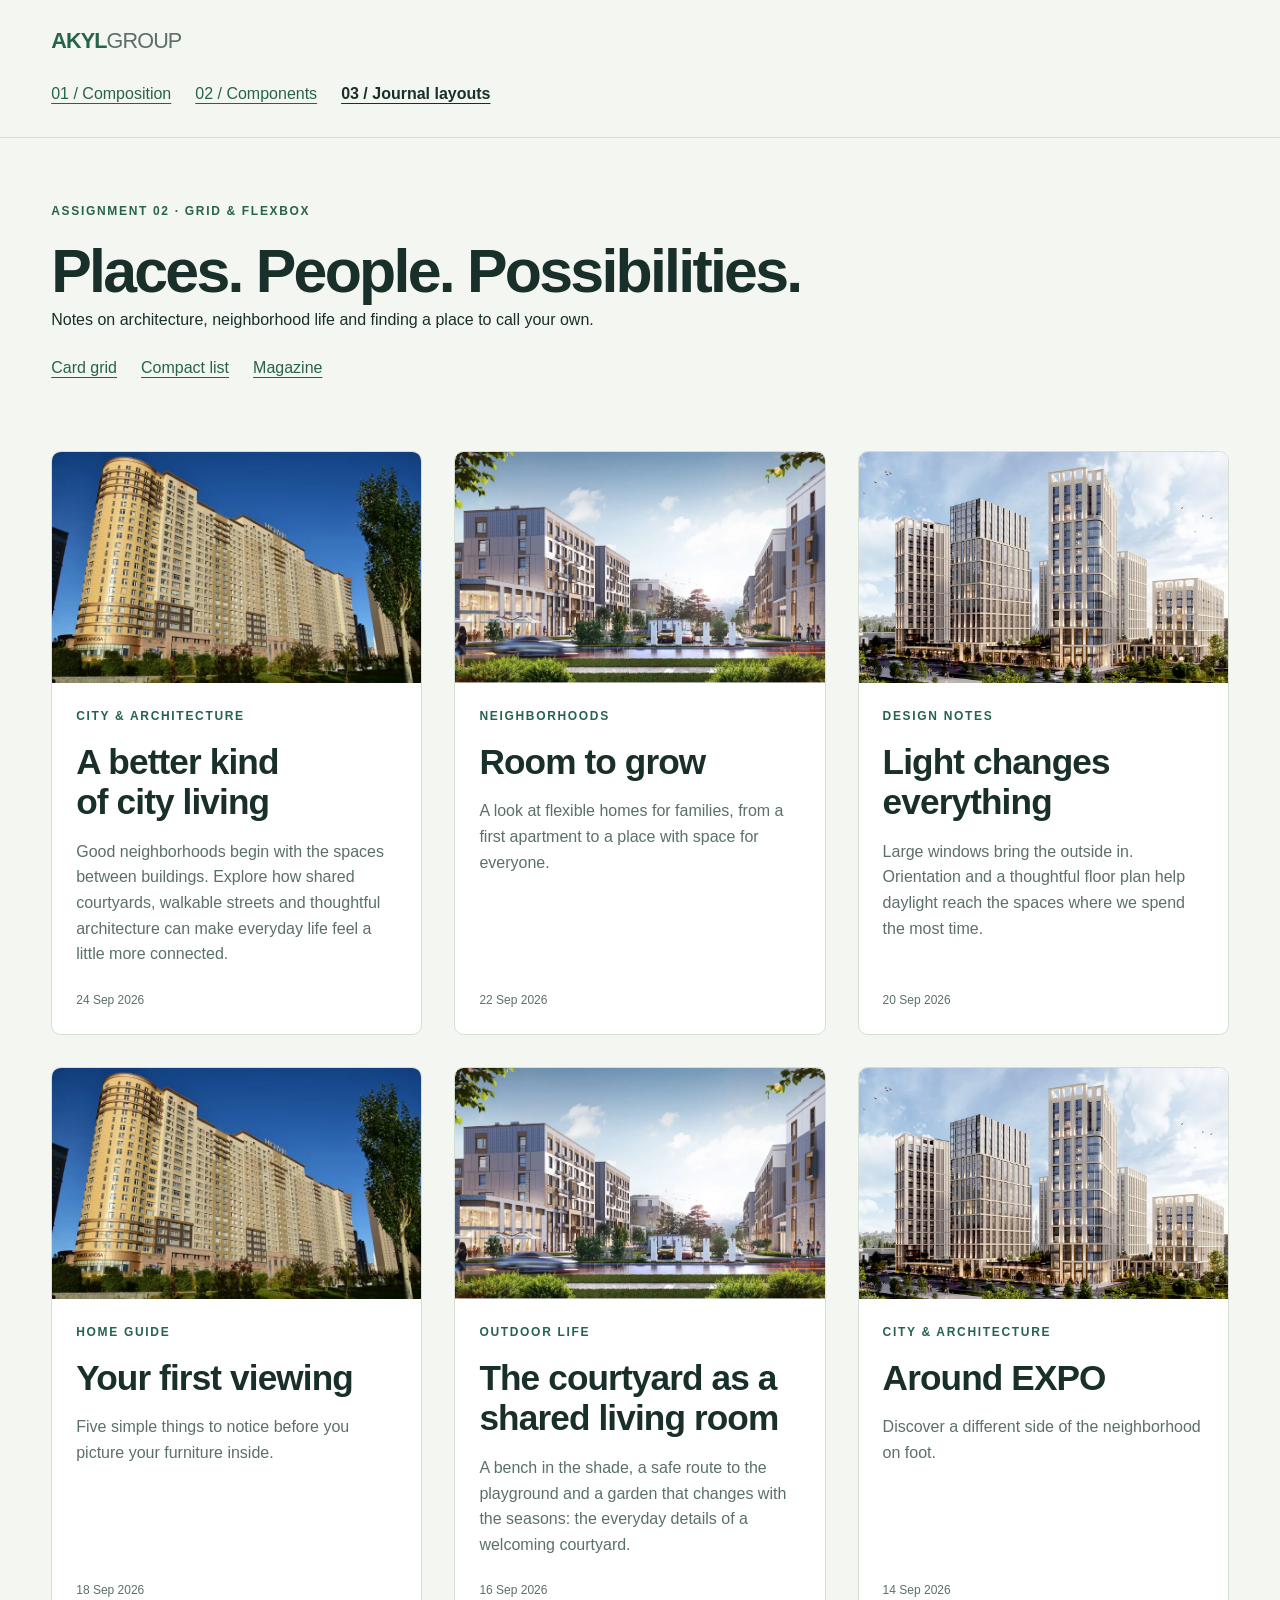
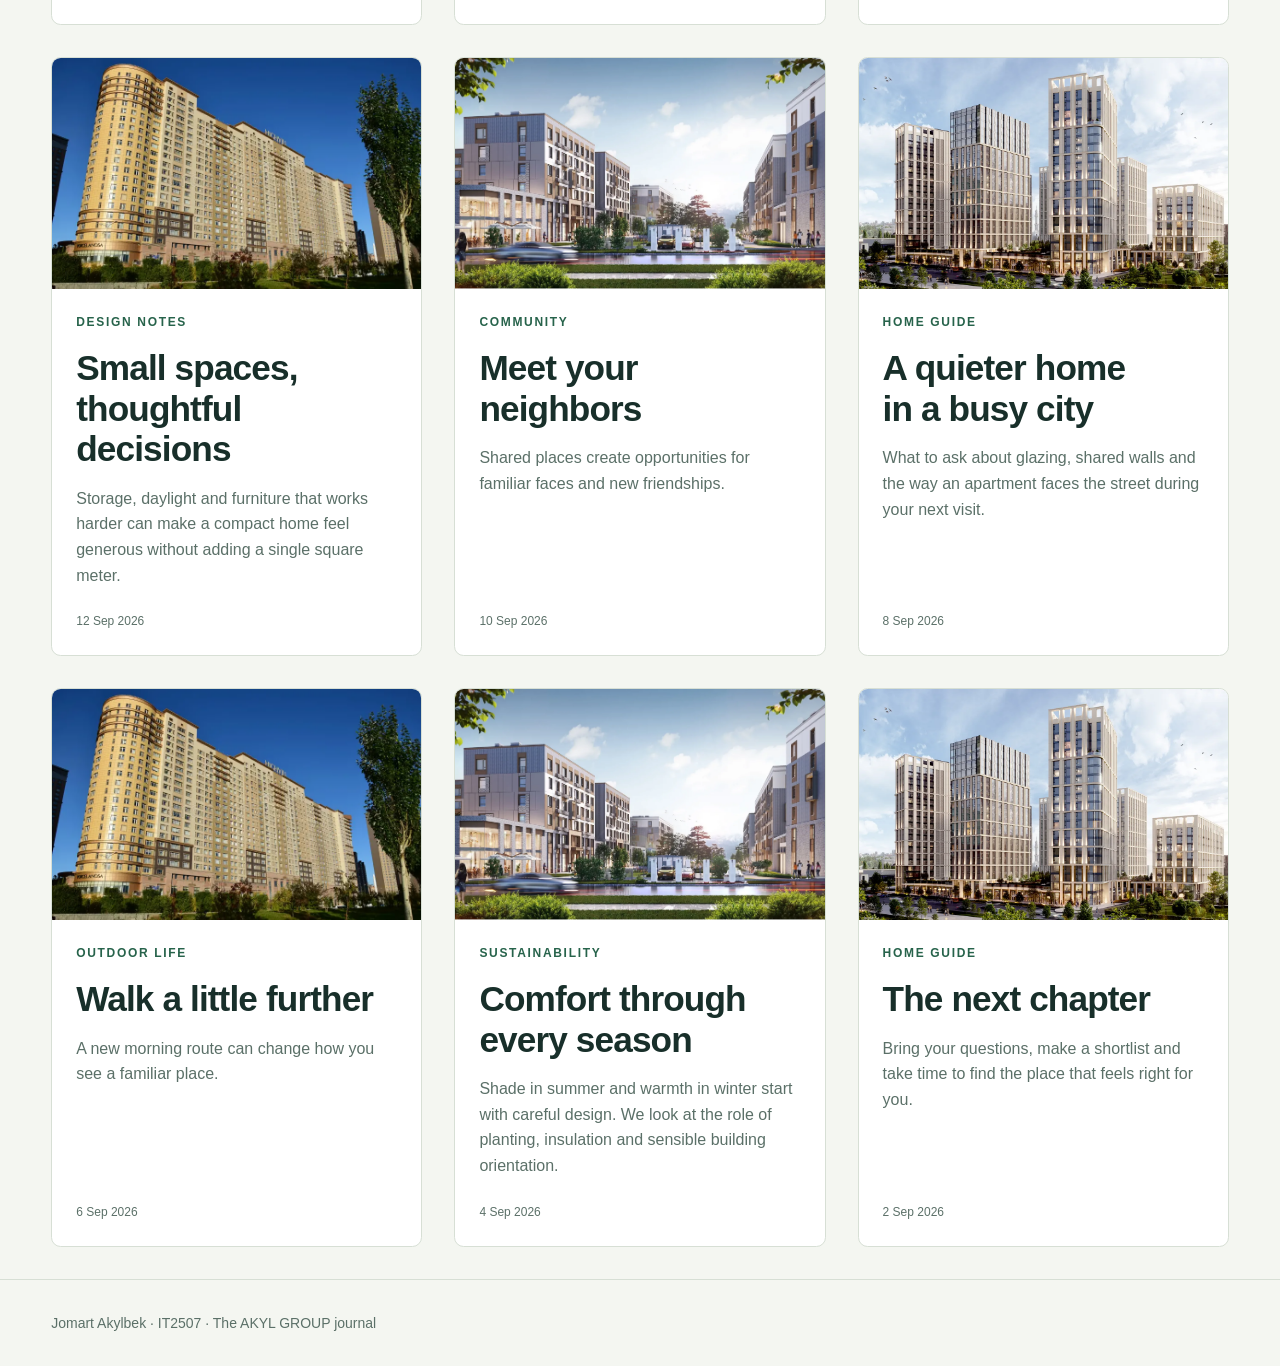
<file: assignment2/layouts.html>
<!DOCTYPE html>
<html lang="en">
<head>
  <meta charset="UTF-8"><meta name="viewport" content="width=device-width, initial-scale=1">
  <title>The journal | AKYL GROUP</title>
  <link rel="stylesheet" href="shared.css"><link rel="stylesheet" href="layouts.css">
</head>
<body>
  <header class="site-header"><div class="shell"><a class="brand" href="../index.html">AKYL<span>GROUP</span></a><nav class="page-links" aria-label="Assignment tasks"><a href="index.html">01 / Composition</a><a href="components.html">02 / Components</a><a href="layouts.html" aria-current="page">03 / Journal layouts</a></nav></div></header>
  <main class="shell">
    <div class="intro"><p class="eyebrow">Assignment 02 · Grid &amp; Flexbox</p><h1>Places. People. Possibilities.</h1><p>Notes on architecture, neighborhood life and finding a place to call your own.</p><nav class="page-links" aria-label="Journal view"><a href="layouts.html">Card grid</a><a href="layouts-list.html">Compact list</a><a href="layouts-magazine.html">Magazine</a></nav></div>
    <div class="journal layout-grid">
      <article class="journal-item" id="article-1">
        <img src="../Highvill.jpg" alt="Highvill residential towers">
        <div class="story-body"><p class="eyebrow">City &amp; architecture</p><h2>A better kind of city living</h2><p>Good neighborhoods begin with the spaces between buildings. Explore how shared courtyards, walkable streets and thoughtful architecture can make everyday life feel a little more connected.</p></div>
        <time datetime="2026-09-24">24 Sep 2026</time>
      </article>
      <article class="journal-item" id="article-2">
        <img src="../dream.city1.webp" alt="Dream City neighborhood">
        <div class="story-body"><p class="eyebrow">Neighborhoods</p><h2>Room to grow</h2><p>A look at flexible homes for families, from a first apartment to a place with space for everyone.</p></div>
        <time datetime="2026-09-22">22 Sep 2026</time>
      </article>
      <article class="journal-item" id="article-3">
        <img src="../nexpo.jpg" alt="Nexpo apartment architecture">
        <div class="story-body"><p class="eyebrow">Design notes</p><h2>Light changes everything</h2><p>Large windows bring the outside in. Orientation and a thoughtful floor plan help daylight reach the spaces where we spend the most time.</p></div>
        <time datetime="2026-09-20">20 Sep 2026</time>
      </article>
      <article class="journal-item" id="article-4">
        <img src="../Highvill.jpg" alt="Highvill residential towers">
        <div class="story-body"><p class="eyebrow">Home guide</p><h2>Your first viewing</h2><p>Five simple things to notice before you picture your furniture inside.</p></div>
        <time datetime="2026-09-18">18 Sep 2026</time>
      </article>
      <article class="journal-item" id="article-5">
        <img src="../dream.city1.webp" alt="Dream City neighborhood">
        <div class="story-body"><p class="eyebrow">Outdoor life</p><h2>The courtyard as a shared living room</h2><p>A bench in the shade, a safe route to the playground and a garden that changes with the seasons: the everyday details of a welcoming courtyard.</p></div>
        <time datetime="2026-09-16">16 Sep 2026</time>
      </article>
      <article class="journal-item" id="article-6">
        <img src="../nexpo.jpg" alt="Nexpo apartment architecture">
        <div class="story-body"><p class="eyebrow">City &amp; architecture</p><h2>Around EXPO</h2><p>Discover a different side of the neighborhood on foot.</p></div>
        <time datetime="2026-09-14">14 Sep 2026</time>
      </article>
      <article class="journal-item" id="article-7">
        <img src="../Highvill.jpg" alt="Highvill residential towers">
        <div class="story-body"><p class="eyebrow">Design notes</p><h2>Small spaces, thoughtful decisions</h2><p>Storage, daylight and furniture that works harder can make a compact home feel generous without adding a single square meter.</p></div>
        <time datetime="2026-09-12">12 Sep 2026</time>
      </article>
      <article class="journal-item" id="article-8">
        <img src="../dream.city1.webp" alt="Dream City neighborhood">
        <div class="story-body"><p class="eyebrow">Community</p><h2>Meet your neighbors</h2><p>Shared places create opportunities for familiar faces and new friendships.</p></div>
        <time datetime="2026-09-10">10 Sep 2026</time>
      </article>
      <article class="journal-item" id="article-9">
        <img src="../nexpo.jpg" alt="Nexpo apartment architecture">
        <div class="story-body"><p class="eyebrow">Home guide</p><h2>A quieter home in a busy city</h2><p>What to ask about glazing, shared walls and the way an apartment faces the street during your next visit.</p></div>
        <time datetime="2026-09-08">8 Sep 2026</time>
      </article>
      <article class="journal-item" id="article-10">
        <img src="../Highvill.jpg" alt="Highvill residential towers">
        <div class="story-body"><p class="eyebrow">Outdoor life</p><h2>Walk a little further</h2><p>A new morning route can change how you see a familiar place.</p></div>
        <time datetime="2026-09-06">6 Sep 2026</time>
      </article>
      <article class="journal-item" id="article-11">
        <img src="../dream.city1.webp" alt="Dream City neighborhood">
        <div class="story-body"><p class="eyebrow">Sustainability</p><h2>Comfort through every season</h2><p>Shade in summer and warmth in winter start with careful design. We look at the role of planting, insulation and sensible building orientation.</p></div>
        <time datetime="2026-09-04">4 Sep 2026</time>
      </article>
      <article class="journal-item" id="article-12">
        <img src="../nexpo.jpg" alt="Nexpo apartment architecture">
        <div class="story-body"><p class="eyebrow">Home guide</p><h2>The next chapter</h2><p>Bring your questions, make a shortlist and take time to find the place that feels right for you.</p></div>
        <time datetime="2026-09-02">2 Sep 2026</time>
      </article>
    </div>
  </main>
  <footer class="site-footer"><div class="shell">Jomart Akylbek · IT2507 · The AKYL GROUP journal</div></footer>
</body>
</html>
</file>
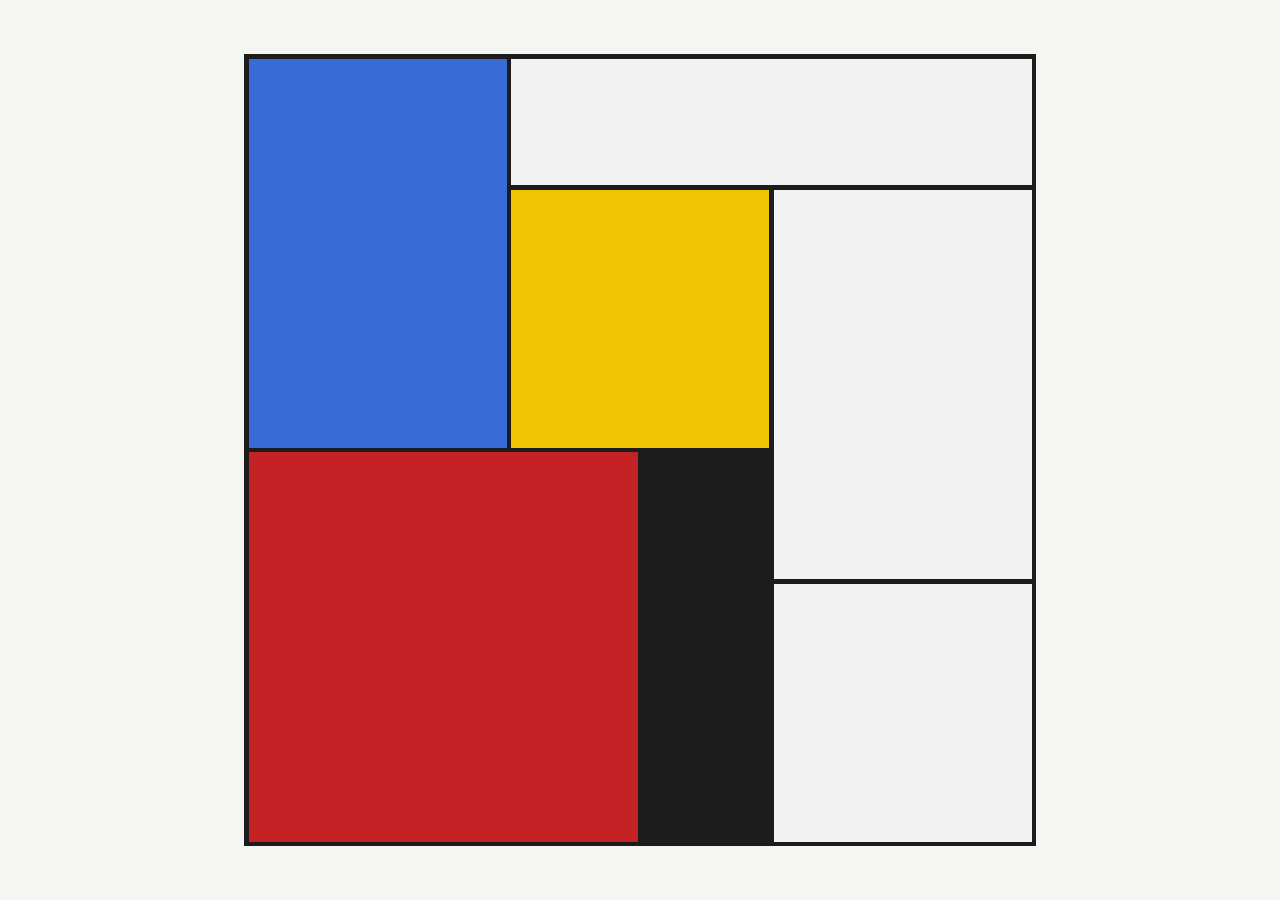
<file: assignment2/report-assets/composition-preview.html>
<!DOCTYPE html><html lang="en"><head><meta charset="UTF-8"><title>Composition screenshot</title><link rel="stylesheet" href="../shared.css"><link rel="stylesheet" href="../composition.css"><style>body{display:grid;place-items:center;min-height:100vh}</style></head><body><div class="composition" role="img" aria-label="Six by six geometric composition"><div class="blue"></div><div class="top-white"></div><div class="yellow"></div><div class="right-white"></div><div class="red"></div><div class="black"></div><div class="bottom-white"></div></div></body></html>
</file>
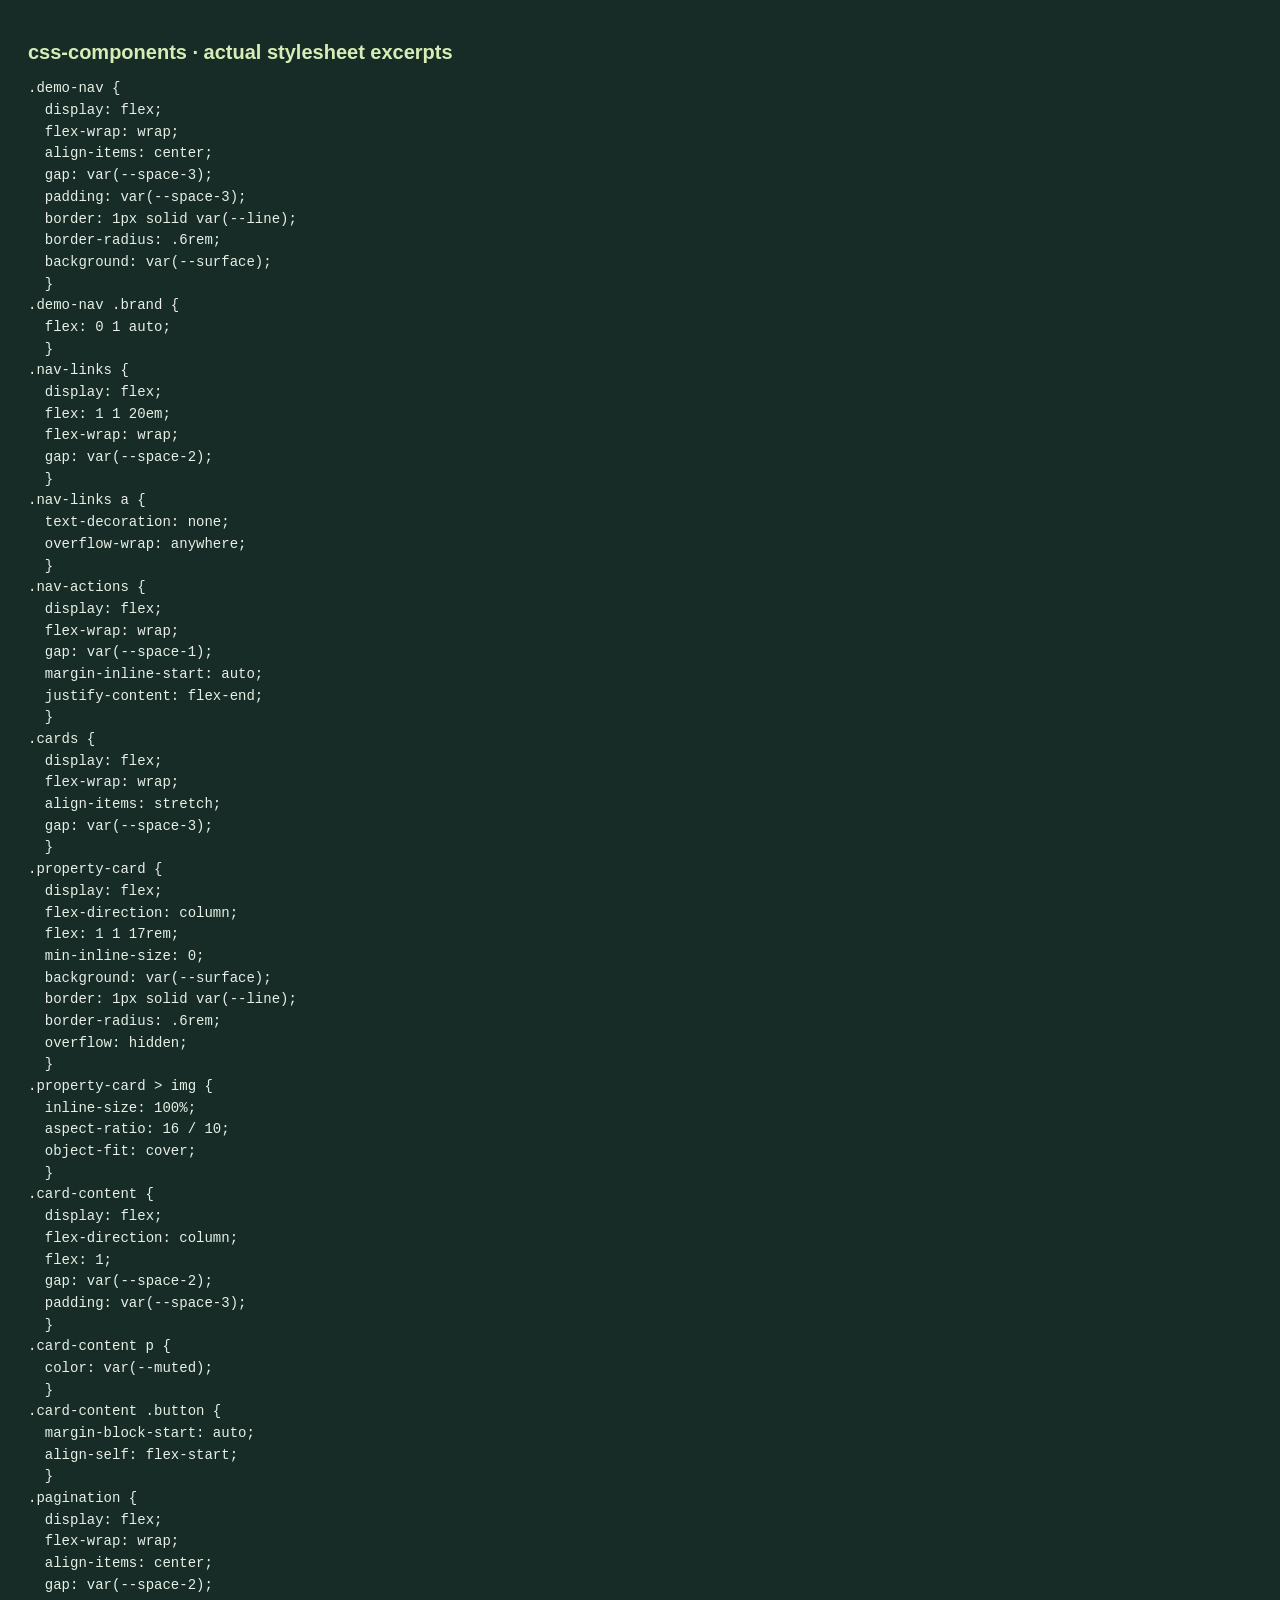
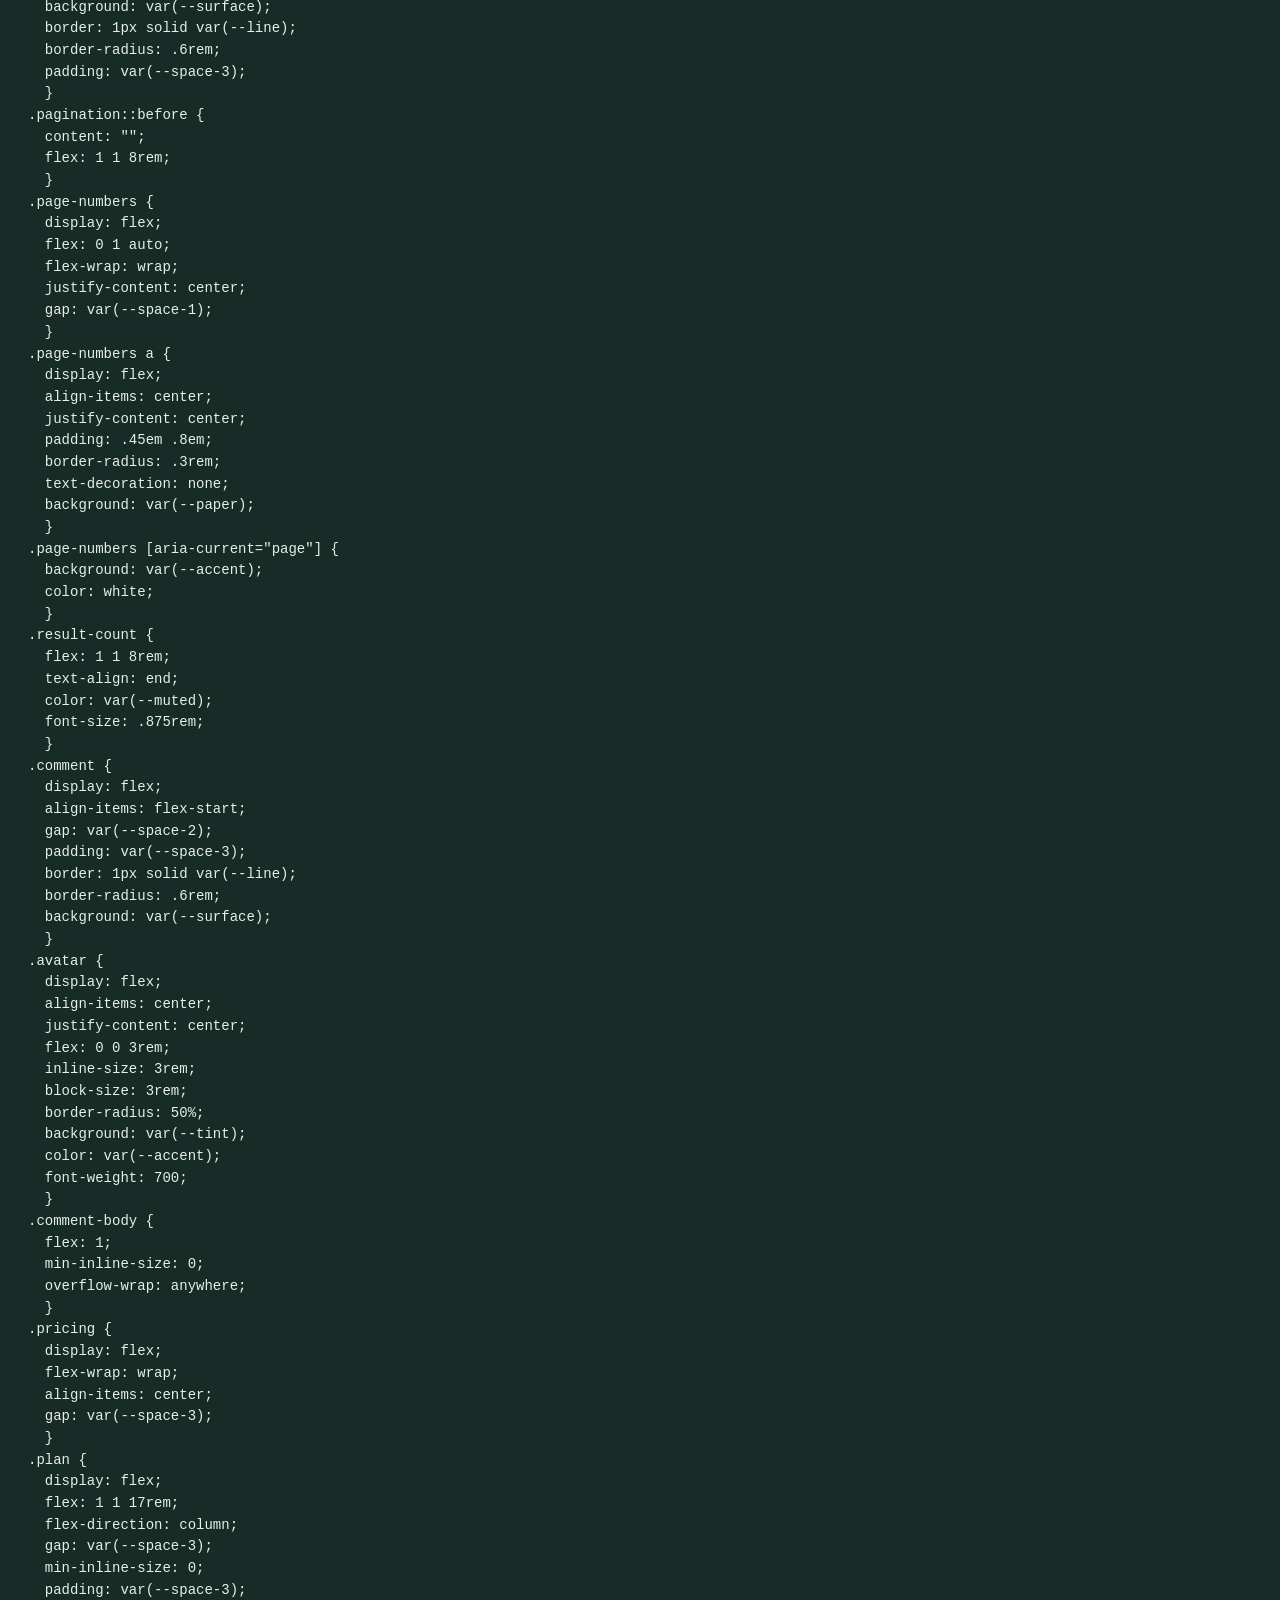
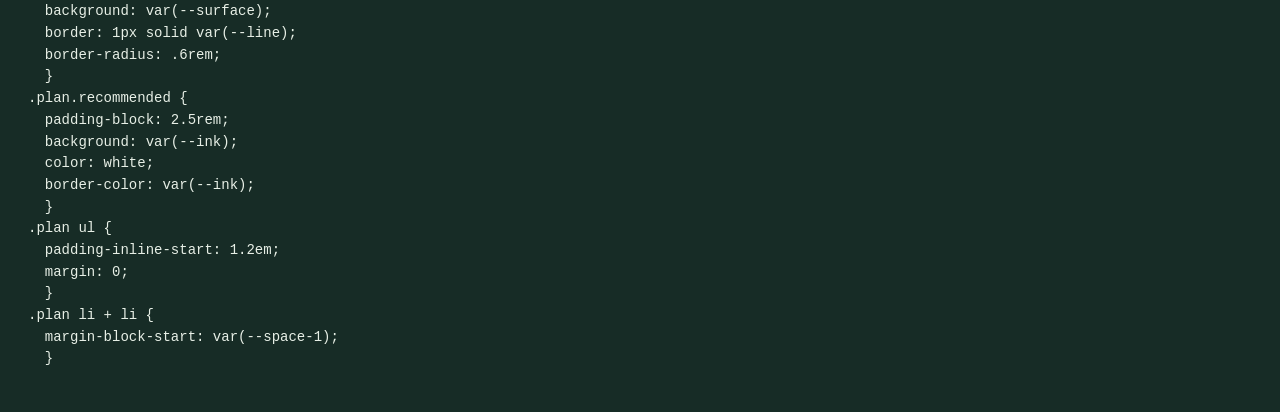
<file: assignment2/report-assets/css-components.html>
<!DOCTYPE html><html lang="en"><head><meta charset="UTF-8"><title>CSS source excerpt</title><style>body{margin:0;padding:28px;background:#172c26;color:#e7efe6}h1{font:700 20px Arial;color:#d8edb6}pre{font:14px/1.55 Consolas,monospace;white-space:pre-wrap;overflow-wrap:anywhere}</style></head><body><h1>css-components · actual stylesheet excerpts</h1><pre>.demo-nav {
  display: flex;
  flex-wrap: wrap;
  align-items: center;
  gap: var(--space-3);
  padding: var(--space-3);
  border: 1px solid var(--line);
  border-radius: .6rem;
  background: var(--surface);
  }
.demo-nav .brand {
  flex: 0 1 auto;
  }
.nav-links {
  display: flex;
  flex: 1 1 20em;
  flex-wrap: wrap;
  gap: var(--space-2);
  }
.nav-links a {
  text-decoration: none;
  overflow-wrap: anywhere;
  }
.nav-actions {
  display: flex;
  flex-wrap: wrap;
  gap: var(--space-1);
  margin-inline-start: auto;
  justify-content: flex-end;
  }
.cards {
  display: flex;
  flex-wrap: wrap;
  align-items: stretch;
  gap: var(--space-3);
  }
.property-card {
  display: flex;
  flex-direction: column;
  flex: 1 1 17rem;
  min-inline-size: 0;
  background: var(--surface);
  border: 1px solid var(--line);
  border-radius: .6rem;
  overflow: hidden;
  }
.property-card &gt; img {
  inline-size: 100%;
  aspect-ratio: 16 / 10;
  object-fit: cover;
  }
.card-content {
  display: flex;
  flex-direction: column;
  flex: 1;
  gap: var(--space-2);
  padding: var(--space-3);
  }
.card-content p {
  color: var(--muted);
  }
.card-content .button {
  margin-block-start: auto;
  align-self: flex-start;
  }
.pagination {
  display: flex;
  flex-wrap: wrap;
  align-items: center;
  gap: var(--space-2);
  background: var(--surface);
  border: 1px solid var(--line);
  border-radius: .6rem;
  padding: var(--space-3);
  }
.pagination::before {
  content: &quot;&quot;;
  flex: 1 1 8rem;
  }
.page-numbers {
  display: flex;
  flex: 0 1 auto;
  flex-wrap: wrap;
  justify-content: center;
  gap: var(--space-1);
  }
.page-numbers a {
  display: flex;
  align-items: center;
  justify-content: center;
  padding: .45em .8em;
  border-radius: .3rem;
  text-decoration: none;
  background: var(--paper);
  }
.page-numbers [aria-current=&quot;page&quot;] {
  background: var(--accent);
  color: white;
  }
.result-count {
  flex: 1 1 8rem;
  text-align: end;
  color: var(--muted);
  font-size: .875rem;
  }
.comment {
  display: flex;
  align-items: flex-start;
  gap: var(--space-2);
  padding: var(--space-3);
  border: 1px solid var(--line);
  border-radius: .6rem;
  background: var(--surface);
  }
.avatar {
  display: flex;
  align-items: center;
  justify-content: center;
  flex: 0 0 3rem;
  inline-size: 3rem;
  block-size: 3rem;
  border-radius: 50%;
  background: var(--tint);
  color: var(--accent);
  font-weight: 700;
  }
.comment-body {
  flex: 1;
  min-inline-size: 0;
  overflow-wrap: anywhere;
  }
.pricing {
  display: flex;
  flex-wrap: wrap;
  align-items: center;
  gap: var(--space-3);
  }
.plan {
  display: flex;
  flex: 1 1 17rem;
  flex-direction: column;
  gap: var(--space-3);
  min-inline-size: 0;
  padding: var(--space-3);
  background: var(--surface);
  border: 1px solid var(--line);
  border-radius: .6rem;
  }
.plan.recommended {
  padding-block: 2.5rem;
  background: var(--ink);
  color: white;
  border-color: var(--ink);
  }
.plan ul {
  padding-inline-start: 1.2em;
  margin: 0;
  }
.plan li + li {
  margin-block-start: var(--space-1);
  }</pre></body></html>
</file>
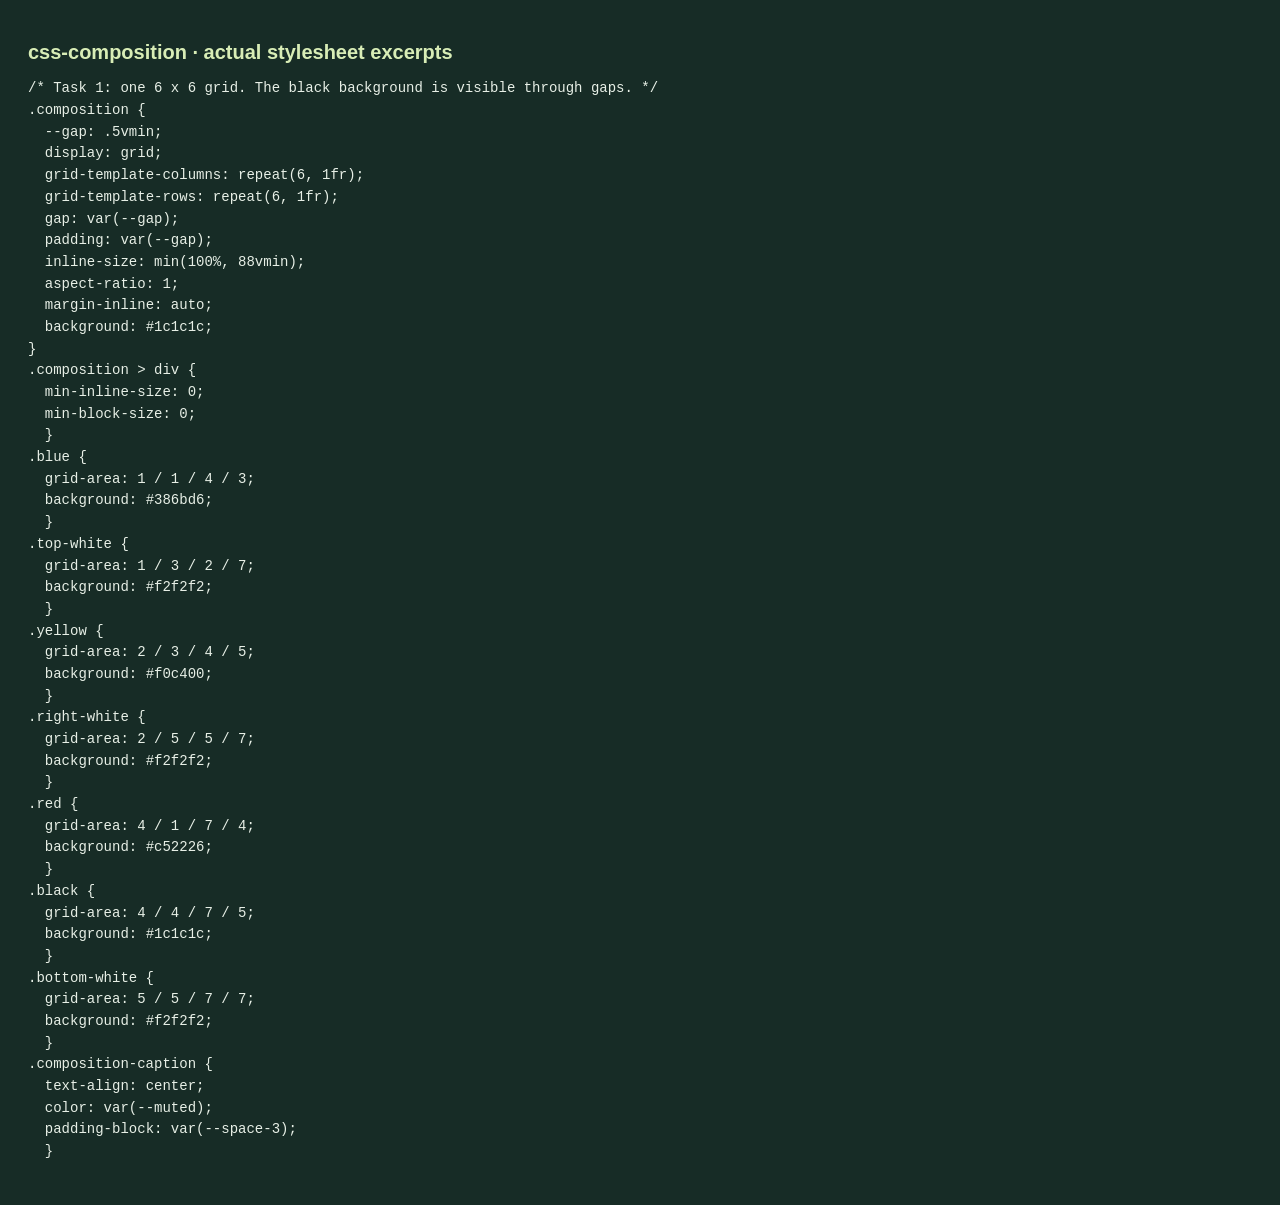
<file: assignment2/report-assets/css-composition.html>
<!DOCTYPE html><html lang="en"><head><meta charset="UTF-8"><title>CSS source excerpt</title><style>body{margin:0;padding:28px;background:#172c26;color:#e7efe6}h1{font:700 20px Arial;color:#d8edb6}pre{font:14px/1.55 Consolas,monospace;white-space:pre-wrap;overflow-wrap:anywhere}</style></head><body><h1>css-composition · actual stylesheet excerpts</h1><pre>/* Task 1: one 6 x 6 grid. The black background is visible through gaps. */
.composition {
  --gap: .5vmin;
  display: grid;
  grid-template-columns: repeat(6, 1fr);
  grid-template-rows: repeat(6, 1fr);
  gap: var(--gap);
  padding: var(--gap);
  inline-size: min(100%, 88vmin);
  aspect-ratio: 1;
  margin-inline: auto;
  background: #1c1c1c;
}
.composition &gt; div {
  min-inline-size: 0;
  min-block-size: 0;
  }
.blue {
  grid-area: 1 / 1 / 4 / 3;
  background: #386bd6;
  }
.top-white {
  grid-area: 1 / 3 / 2 / 7;
  background: #f2f2f2;
  }
.yellow {
  grid-area: 2 / 3 / 4 / 5;
  background: #f0c400;
  }
.right-white {
  grid-area: 2 / 5 / 5 / 7;
  background: #f2f2f2;
  }
.red {
  grid-area: 4 / 1 / 7 / 4;
  background: #c52226;
  }
.black {
  grid-area: 4 / 4 / 7 / 5;
  background: #1c1c1c;
  }
.bottom-white {
  grid-area: 5 / 5 / 7 / 7;
  background: #f2f2f2;
  }
.composition-caption {
  text-align: center;
  color: var(--muted);
  padding-block: var(--space-3);
  }</pre></body></html>
</file>
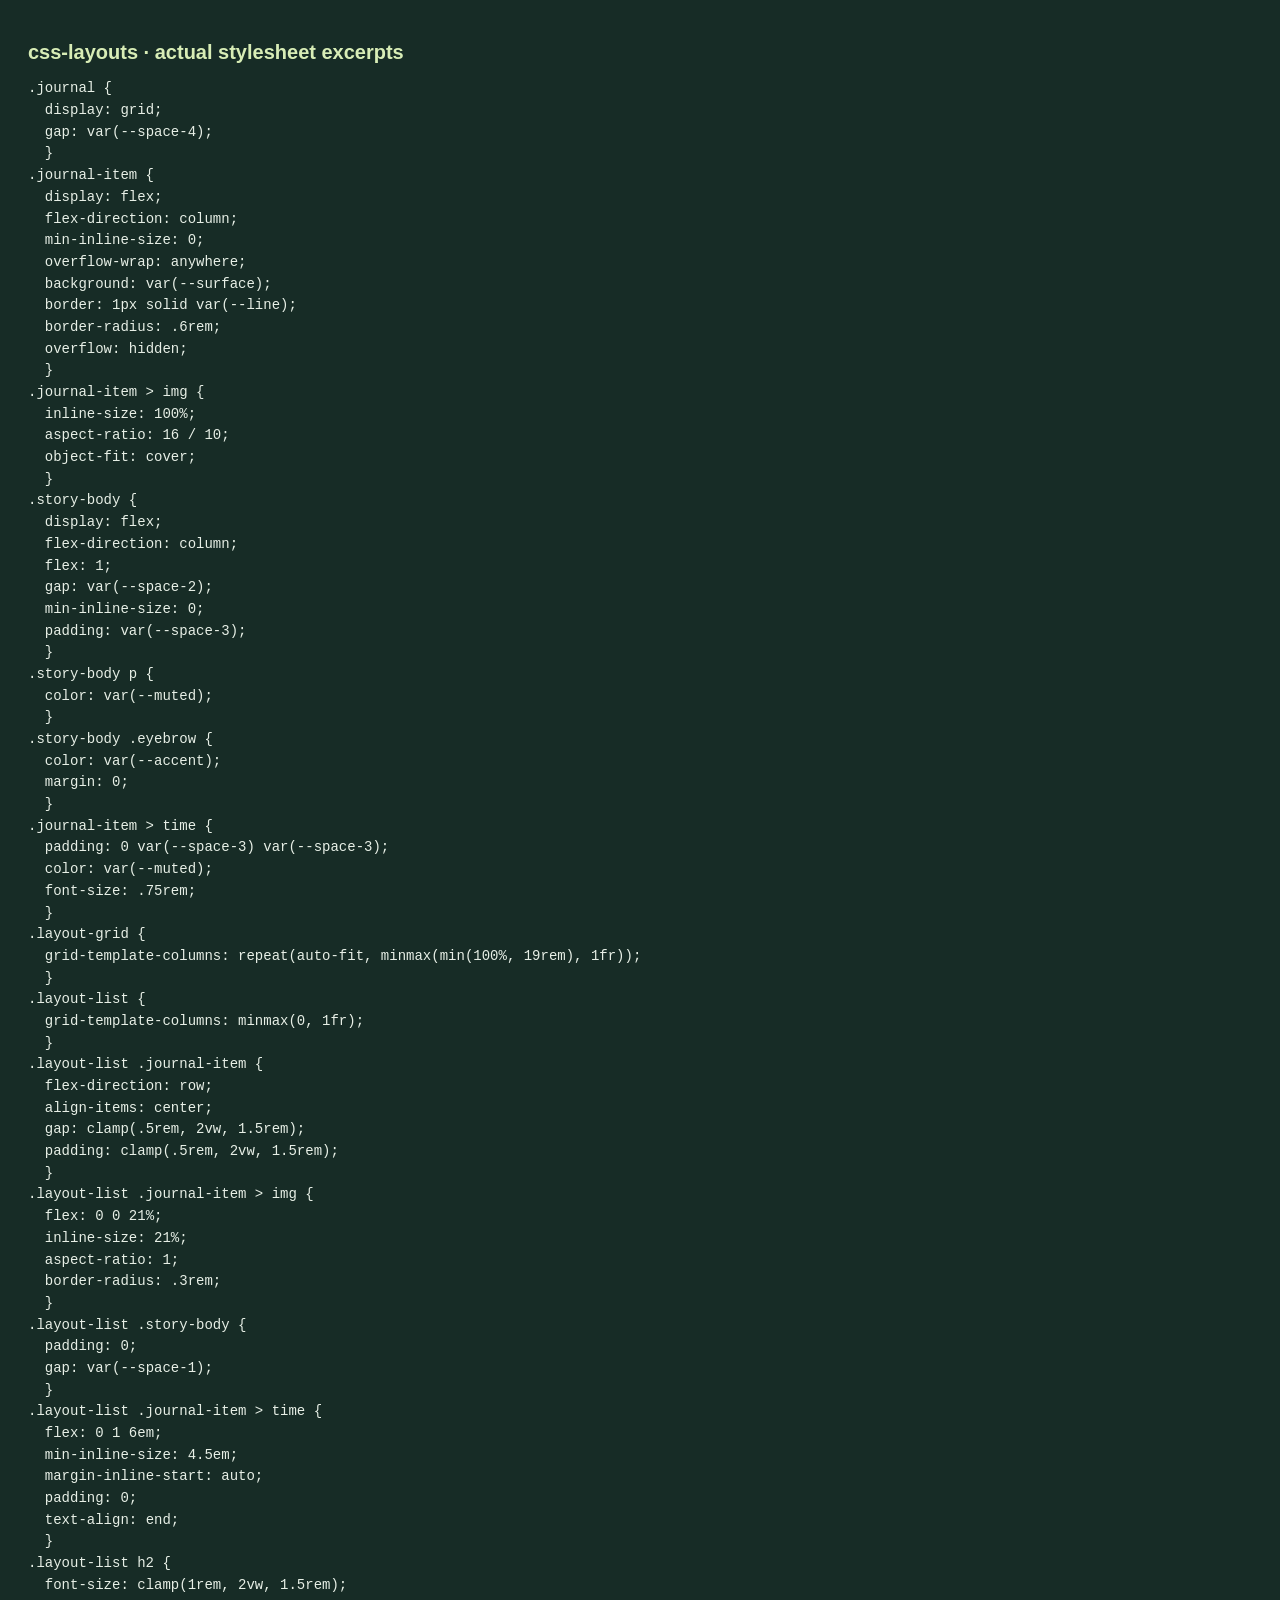
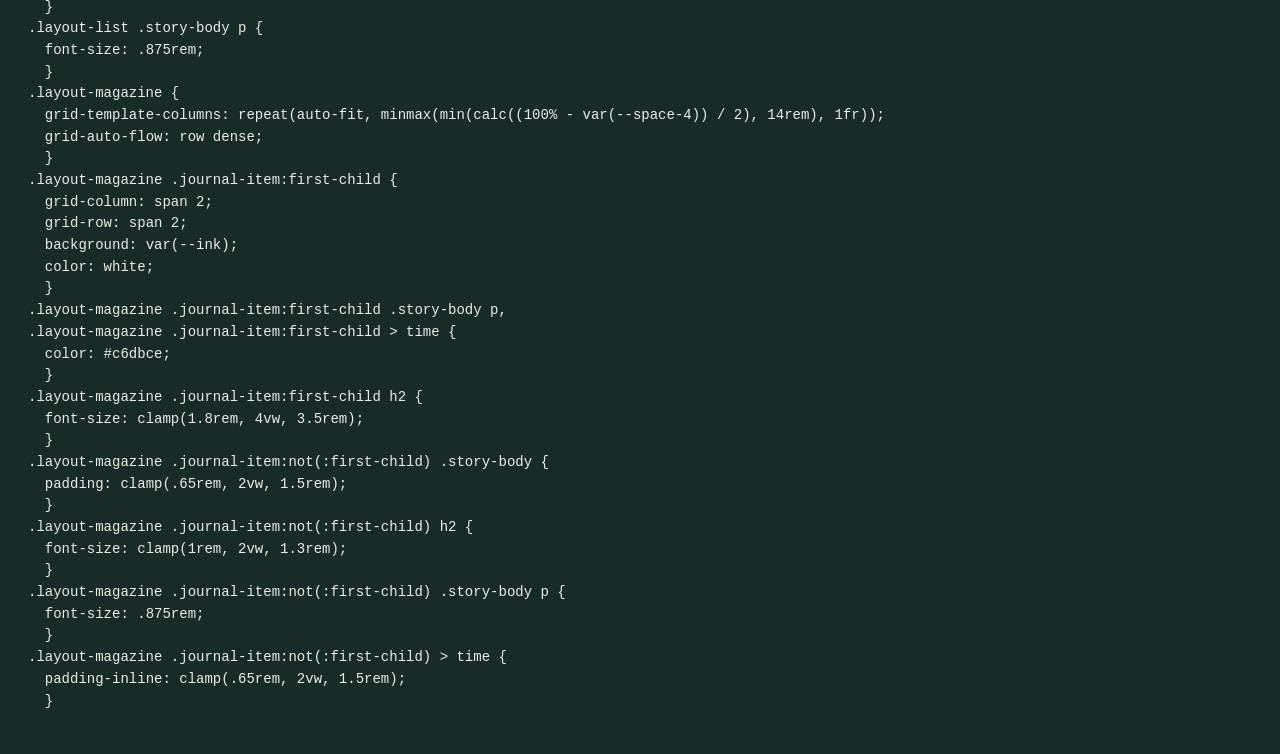
<file: assignment2/report-assets/css-layouts.html>
<!DOCTYPE html><html lang="en"><head><meta charset="UTF-8"><title>CSS source excerpt</title><style>body{margin:0;padding:28px;background:#172c26;color:#e7efe6}h1{font:700 20px Arial;color:#d8edb6}pre{font:14px/1.55 Consolas,monospace;white-space:pre-wrap;overflow-wrap:anywhere}</style></head><body><h1>css-layouts · actual stylesheet excerpts</h1><pre>.journal {
  display: grid;
  gap: var(--space-4);
  }
.journal-item {
  display: flex;
  flex-direction: column;
  min-inline-size: 0;
  overflow-wrap: anywhere;
  background: var(--surface);
  border: 1px solid var(--line);
  border-radius: .6rem;
  overflow: hidden;
  }
.journal-item &gt; img {
  inline-size: 100%;
  aspect-ratio: 16 / 10;
  object-fit: cover;
  }
.story-body {
  display: flex;
  flex-direction: column;
  flex: 1;
  gap: var(--space-2);
  min-inline-size: 0;
  padding: var(--space-3);
  }
.story-body p {
  color: var(--muted);
  }
.story-body .eyebrow {
  color: var(--accent);
  margin: 0;
  }
.journal-item &gt; time {
  padding: 0 var(--space-3) var(--space-3);
  color: var(--muted);
  font-size: .75rem;
  }
.layout-grid {
  grid-template-columns: repeat(auto-fit, minmax(min(100%, 19rem), 1fr));
  }
.layout-list {
  grid-template-columns: minmax(0, 1fr);
  }
.layout-list .journal-item {
  flex-direction: row;
  align-items: center;
  gap: clamp(.5rem, 2vw, 1.5rem);
  padding: clamp(.5rem, 2vw, 1.5rem);
  }
.layout-list .journal-item &gt; img {
  flex: 0 0 21%;
  inline-size: 21%;
  aspect-ratio: 1;
  border-radius: .3rem;
  }
.layout-list .story-body {
  padding: 0;
  gap: var(--space-1);
  }
.layout-list .journal-item &gt; time {
  flex: 0 1 6em;
  min-inline-size: 4.5em;
  margin-inline-start: auto;
  padding: 0;
  text-align: end;
  }
.layout-list h2 {
  font-size: clamp(1rem, 2vw, 1.5rem);
  }
.layout-list .story-body p {
  font-size: .875rem;
  }
.layout-magazine {
  grid-template-columns: repeat(auto-fit, minmax(min(calc((100% - var(--space-4)) / 2), 14rem), 1fr));
  grid-auto-flow: row dense;
  }
.layout-magazine .journal-item:first-child {
  grid-column: span 2;
  grid-row: span 2;
  background: var(--ink);
  color: white;
  }
.layout-magazine .journal-item:first-child .story-body p,
.layout-magazine .journal-item:first-child &gt; time {
  color: #c6dbce;
  }
.layout-magazine .journal-item:first-child h2 {
  font-size: clamp(1.8rem, 4vw, 3.5rem);
  }
.layout-magazine .journal-item:not(:first-child) .story-body {
  padding: clamp(.65rem, 2vw, 1.5rem);
  }
.layout-magazine .journal-item:not(:first-child) h2 {
  font-size: clamp(1rem, 2vw, 1.3rem);
  }
.layout-magazine .journal-item:not(:first-child) .story-body p {
  font-size: .875rem;
  }
.layout-magazine .journal-item:not(:first-child) &gt; time {
  padding-inline: clamp(.65rem, 2vw, 1.5rem);
  }</pre></body></html>
</file>
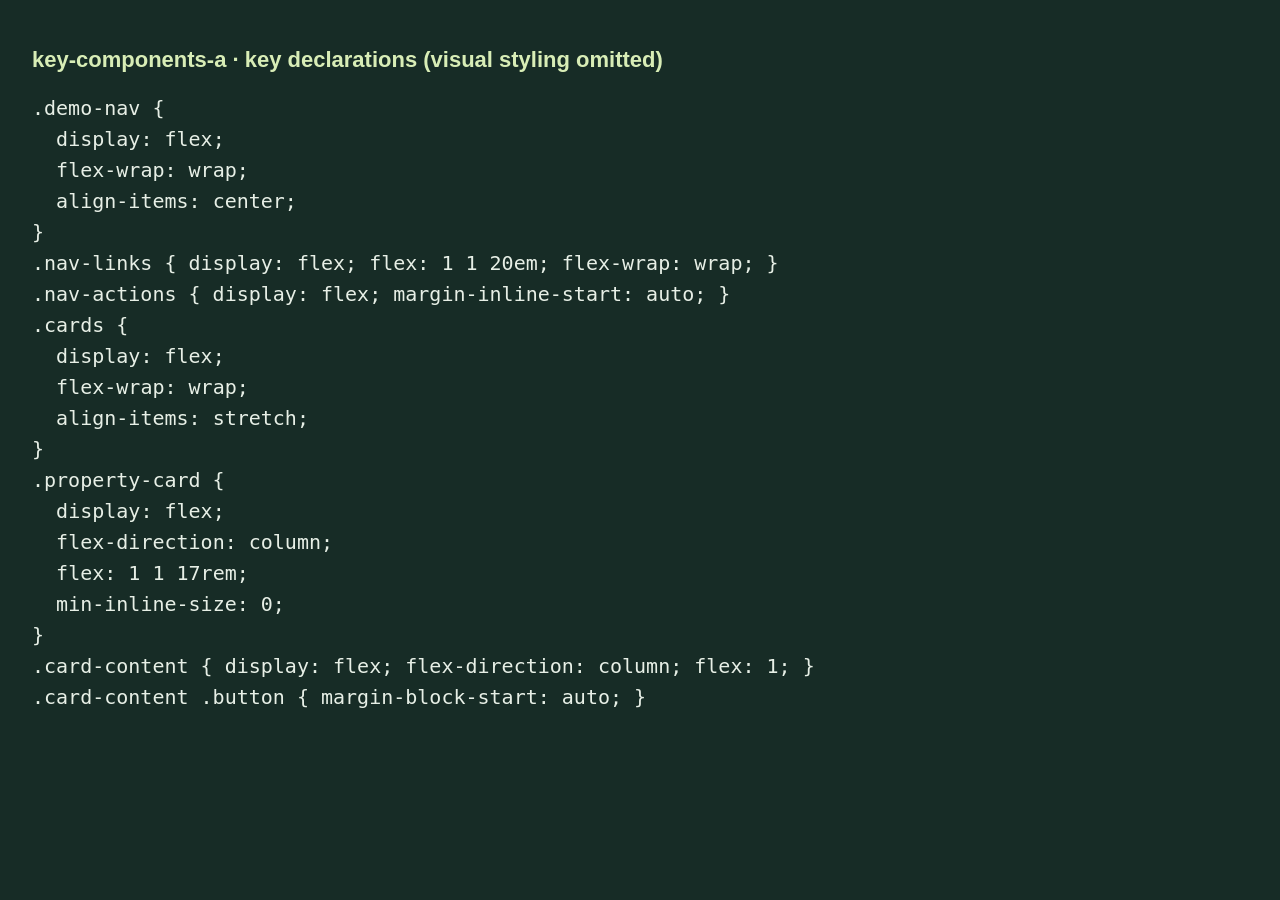
<file: assignment2/report-assets/key-components-a.html>
<!DOCTYPE html><html lang="en"><head><meta charset="UTF-8"><title>Key CSS</title><style>body{margin:0;padding:32px;background:#172c26;color:#e7efe6}h1{font:700 22px Arial;color:#d8edb6}pre{font:20px/1.55 Consolas,monospace;white-space:pre-wrap}</style></head><body><h1>key-components-a · key declarations (visual styling omitted)</h1><pre>.demo-nav {
  display: flex;
  flex-wrap: wrap;
  align-items: center;
}
.nav-links { display: flex; flex: 1 1 20em; flex-wrap: wrap; }
.nav-actions { display: flex; margin-inline-start: auto; }
.cards {
  display: flex;
  flex-wrap: wrap;
  align-items: stretch;
}
.property-card {
  display: flex;
  flex-direction: column;
  flex: 1 1 17rem;
  min-inline-size: 0;
}
.card-content { display: flex; flex-direction: column; flex: 1; }
.card-content .button { margin-block-start: auto; }</pre></body></html>
</file>
<file: assignment2/shared.css>
:root {
  --ink: #182f2a;
  --muted: #5b7068;
  --paper: #f4f6f1;
  --surface: #ffffff;
  --accent: #27634b;
  --tint: #e4eee3;
  --line: #d7dfd5;
  --space-1: .5rem;
  --space-2: 1rem;
  --space-3: 1.5rem;
  --space-4: 2rem;
  font-family: Arial, Helvetica, sans-serif;
  color: var(--ink);
  background: var(--paper);
  line-height: 1.6;
}
* { box-sizing: border-box; }
body { margin: 0; }
a { color: var(--accent); text-underline-offset: .22em; }
a:hover { color: var(--ink); }
a:focus-visible { outline: .2rem solid #a96722; outline-offset: .25rem; }
img { display: block; max-inline-size: 100%; }
h1, h2, h3, p { margin: 0; }
h1, h2, h3 { line-height: 1.15; text-wrap: balance; }
h1 { font-size: clamp(2rem, 5vw, 3.8rem); letter-spacing: -.045em; }
h2 { font-size: clamp(1.5rem, 3vw, 2.2rem); letter-spacing: -.025em; }
h3 { font-size: 1.25rem; }
.shell { inline-size: min(92%, 76rem); margin-inline: auto; }
.site-header { padding-block: var(--space-3); border-block-end: 1px solid var(--line); }
.brand { font-weight: 800; letter-spacing: -.04em; text-decoration: none; font-size: 1.35rem; }
.brand span { color: var(--muted); font-weight: 400; }
.intro { padding-block: clamp(2rem, 5vw, 4rem); }
.eyebrow { color: var(--accent); text-transform: uppercase; letter-spacing: .14em; font-size: .75rem; font-weight: 700; margin-block-end: var(--space-2); }
.intro p:last-child { color: var(--muted); max-inline-size: 65ch; margin-block-start: var(--space-3); }
.page-links { margin-block-start: var(--space-2); line-height: 2.4; }
.page-links a { display: inline-block; margin-inline-end: var(--space-3); }
.page-links [aria-current="page"] { color: var(--ink); font-weight: 700; }
.button { display: inline-block; padding: .75em 1.15em; border: 1px solid var(--accent); border-radius: .35rem; background: var(--accent); color: white; text-decoration: none; font-weight: 700; text-align: center; }
.button:hover { background: var(--ink); color: white; }
.button.secondary { background: transparent; color: var(--accent); }
.button.secondary:hover { background: var(--tint); }
.site-footer { padding-block: var(--space-4); margin-block-start: var(--space-4); border-block-start: 1px solid var(--line); color: var(--muted); font-size: .875rem; }
</file>
<file: assignment2/composition.css>
/* Task 1: one 6 x 6 grid. The black background is visible through gaps. */
.composition {
  --gap: .5vmin;
  display: grid;
  grid-template-columns: repeat(6, 1fr);
  grid-template-rows: repeat(6, 1fr);
  gap: var(--gap);
  padding: var(--gap);
  inline-size: min(100%, 88vmin);
  aspect-ratio: 1;
  margin-inline: auto;
  background: #1c1c1c;
}
.composition > div { min-inline-size: 0; min-block-size: 0; }
.blue { grid-area: 1 / 1 / 4 / 3; background: #386bd6; }
.top-white { grid-area: 1 / 3 / 2 / 7; background: #f2f2f2; }
.yellow { grid-area: 2 / 3 / 4 / 5; background: #f0c400; }
.right-white { grid-area: 2 / 5 / 5 / 7; background: #f2f2f2; }
.red { grid-area: 4 / 1 / 7 / 4; background: #c52226; }
.black { grid-area: 4 / 4 / 7 / 5; background: #1c1c1c; }
.bottom-white { grid-area: 5 / 5 / 7 / 7; background: #f2f2f2; }
.composition-caption { text-align: center; color: var(--muted); padding-block: var(--space-3); }
</file>
<file: style.css>
* {
  margin: 0;
  padding: 0;
  box-sizing: border-box;
}

body {
  font-family: Arial, Helvetica, sans-serif;
  background-color: #f4f5f7; /* Color Format 1: Hex */
  color: rgb(51, 51, 51);    /* Color Format 2: RGB */
  line-height: 1.6;
}

.container {
  max-width: 1100px;
  margin: 0 auto;
  padding: 0 20px;
}

.section {
  padding: 4rem 1.25rem;
}


header {
  background-color: white; 
  border-bottom: 1px solid #e2e8f0;
  position: sticky;
  top: 0;
  z-index: 100;
}

.header-content {
  display: flex;
  justify-content: space-between;
  align-items: center;
  height: 70px;
}


#main-logo {
  letter-spacing: 1px;
}

.logo {
  font-size: 1.5rem;
  font-weight: bold;
  color: #1e3a8a;
}

.logo span {
  color: #2563eb;
}

nav a {
  margin: 0 1em; 
  text-decoration: none;
  color: #555;
  font-weight: bold;
  padding: 8px 12px;
  border-radius: 4px;
  transition: all 0.3s ease;
}


nav a:hover {
  background-color: #e0e7ff;
  color: #1d4ed8;
  transform: translateY(-2px);
}

nav a.active {
  color: #2563eb;
  border-bottom: 2px solid #2563eb;
}


.btn {
  background-color: #2563eb;
  color: #ffffff;
  padding: 10px 20px;
  border: none;
  border-radius: 6px;
  text-decoration: none;
  cursor: pointer;
  font-weight: bold;
  display: inline-block;
}

.btn:hover {
  background-color: #1d4ed8;
}

.btn-full {
  width: 100%;
}


.hero {
  background-color: #0f172a;
  color: #ffffff;
  text-align: center;
  padding: 10vh 20px; 
}

.hero h1 {
  font-size: 2.5rem;
  margin-bottom: 10px;
}


.grid {
  display: grid;
  grid-template-columns: repeat(auto-fit, minmax(280px, 1fr));
  gap: 20px;
  margin-top: 20px;
}

.card {
  background: #ffffff;
  border-radius: 8px;
  overflow: hidden;
  box-shadow: 0 4px 6px rgba(0, 0, 0, 0.05);
}

.card-img {
  width: 100%; 
  height: 200px;
  object-fit: cover;
  display: block;
}

.card-body {
  padding: 20px;
}

.price {
  color: #2563eb;
  font-weight: bold;
  margin-top: 10px;
}


.table-container {
  overflow-x: auto;
  margin-top: 20px;
}

table {
  width: 100%;
  border-collapse: collapse;
  background: #ffffff;
  border-radius: 8px;
  overflow: hidden;
}

caption {
  font-weight: bold;
  margin-bottom: 10px;
  text-align: left;
}

th, td {
  padding: 12px 15px;
  text-align: left;
  border-bottom: 1px solid #e2e8f0;
}

thead {
  background-color: #1e3a8a;
  color: #ffffff;
}

tbody tr:nth-child(even) {
  background-color: #f8fafc;
}

tfoot {
  font-style: italic;
  font-size: 0.9rem;
  background-color: #f1f5f9;
}


.media-box {
  margin: 30px 0;
  text-align: center;
}

.featured-img {
  max-width: 100%;
  height: auto;
  border-radius: 8px;
}

figcaption {
  font-size: 0.85rem;
  color: #64748b;
  margin-top: 8px;
}

.quote-box {
  background: #e0e7ff;
  border-left: 5px solid #2563eb;
  padding: 20px;
  margin: 30px 0;
  border-radius: 0 8px 8px 0;
}

.quote-box cite {
  display: block;
  margin-top: 10px;
  font-weight: bold;
}

.video-container {
  margin-top: 20px;
  border-radius: 8px;
  overflow: hidden;
}

.external-link-wrap {
  margin-top: 30px;
}


.form-wrapper {
  background: #ffffff;
  padding: 30px;
  border-radius: 8px;
  max-width: 600px;
  margin: 20px auto 0;
}

fieldset {
  border: 1px solid #cbd5e1;
  padding: 20px;
  border-radius: 6px;
}

legend {
  font-weight: bold;
  padding: 0 10px;
  color: #1e3a8a;
}

.form-group {
  margin-bottom: 15px;
}

.form-group label {
  display: block;
  margin-bottom: 5px;
  font-weight: 500;
}

.form-group input[type="text"],
.form-group input[type="email"],
.form-group input[type="number"],
.form-group input[type="date"],
.form-group textarea {
  width: 100%;
  padding: 10px;
  border: 1px solid #ccc;
  border-radius: 4px;
}


.form-group input:focus,
.form-group textarea:focus {
  outline: none;
  border-color: #2563eb;
  box-shadow: 0 0 5px rgba(37, 99, 235, 0.5);
}

.radio-group {
  display: flex;
  gap: 15px;
  align-items: center;
}

.radio-group label {
  font-weight: normal;
  margin-bottom: 0;
}

footer {
  background-color: #0f172a;
  color: #94a3b8;
  text-align: center;
  padding: 20px;
  margin-top: 40px;
}
</file>
<file: assignment2/report.css>
@page { size: A4; margin: 16mm; }
* { box-sizing: border-box; }
body { margin: 0; font: 11pt/1.5 Arial, sans-serif; color: #182f2a; }
.page { break-after: page; }
.page:last-child { break-after: auto; }
h1 { font-size: 38pt; line-height: 1.1; letter-spacing: -.04em; margin: 18mm 0 8mm; }
h2 { font-size: 23pt; line-height: 1.2; margin: 0 0 5mm; }
h3 { font-size: 13pt; margin: 5mm 0 2mm; }
p { margin: 0 0 4mm; }
.kicker { text-transform: uppercase; letter-spacing: .12em; font-size: 9pt; color: #27634b; }
.meta { padding: 6mm; background: #edf3e9; border-left: 1mm solid #27634b; margin-block: 8mm; }
figure { margin: 5mm 0; break-inside: avoid; }
figure img { display: block; max-width: 100%; height: auto; margin-inline: auto; }
figcaption { font-size: 9pt; color: #5b7068; margin-top: 2mm; }
.composition { width: 120mm; }
.result { width: 100%; }
.code { width: 100%; }
.phones { display: flex; gap: 4mm; align-items: flex-start; }
.phones figure { flex: 1; min-width: 0; }
.phones img { width: auto; max-height: 108mm; }
table { width: 100%; border-collapse: collapse; font-size: 10pt; margin-block: 5mm; }
th,td { border-bottom: 1px solid #d7dfd5; padding: 2mm; text-align: left; }
th { background: #edf3e9; }
a { color: #27634b; overflow-wrap: anywhere; }
code { font-family: Consolas, monospace; font-size: .95em; }
.rule { border-top: 1px solid #d7dfd5; padding-top: 4mm; }
</file>
<file: assignment2/components.css>
/* Task 2: every component uses Flexbox; bases are flexible, never fixed widths. */
.component-section { margin-block-end: 3rem; }
.section-heading { display: flex; flex-wrap: wrap; align-items: baseline; gap: var(--space-2); margin-block-end: var(--space-3); }
.section-heading span { color: var(--muted); font-size: .8rem; text-transform: uppercase; letter-spacing: .1em; }
.demo-nav { display: flex; flex-wrap: wrap; align-items: center; gap: var(--space-3); padding: var(--space-3); border: 1px solid var(--line); border-radius: .6rem; background: var(--surface); }
.demo-nav .brand { flex: 0 1 auto; }
.nav-links { display: flex; flex: 1 1 20em; flex-wrap: wrap; gap: var(--space-2); }
.nav-links a { text-decoration: none; overflow-wrap: anywhere; }
.nav-actions { display: flex; flex-wrap: wrap; gap: var(--space-1); margin-inline-start: auto; justify-content: flex-end; }
.cards { display: flex; flex-wrap: wrap; align-items: stretch; gap: var(--space-3); }
.property-card { display: flex; flex-direction: column; flex: 1 1 17rem; min-inline-size: 0; background: var(--surface); border: 1px solid var(--line); border-radius: .6rem; overflow: hidden; }
.property-card > img { inline-size: 100%; aspect-ratio: 16 / 10; object-fit: cover; }
.card-content { display: flex; flex-direction: column; flex: 1; gap: var(--space-2); padding: var(--space-3); }
.card-content p { color: var(--muted); }
.card-content .button { margin-block-start: auto; align-self: flex-start; }
.pagination { display: flex; flex-wrap: wrap; align-items: center; gap: var(--space-2); background: var(--surface); border: 1px solid var(--line); border-radius: .6rem; padding: var(--space-3); }
.pagination::before { content: ""; flex: 1 1 8rem; }
.page-numbers { display: flex; flex: 0 1 auto; flex-wrap: wrap; justify-content: center; gap: var(--space-1); }
.page-numbers a { display: flex; align-items: center; justify-content: center; padding: .45em .8em; border-radius: .3rem; text-decoration: none; background: var(--paper); }
.page-numbers [aria-current="page"] { background: var(--accent); color: white; }
.result-count { flex: 1 1 8rem; text-align: end; color: var(--muted); font-size: .875rem; }
.comment { display: flex; align-items: flex-start; gap: var(--space-2); padding: var(--space-3); border: 1px solid var(--line); border-radius: .6rem; background: var(--surface); }
.avatar { display: flex; align-items: center; justify-content: center; flex: 0 0 3rem; inline-size: 3rem; block-size: 3rem; border-radius: 50%; background: var(--tint); color: var(--accent); font-weight: 700; }
.comment-body { flex: 1; min-inline-size: 0; overflow-wrap: anywhere; }
.comment-meta { display: flex; flex-wrap: wrap; justify-content: space-between; gap: var(--space-1); margin-block-end: var(--space-1); }
.comment-meta time { color: var(--muted); font-size: .8rem; }
.pricing { display: flex; flex-wrap: wrap; align-items: center; gap: var(--space-3); }
.plan { display: flex; flex: 1 1 17rem; flex-direction: column; gap: var(--space-3); min-inline-size: 0; padding: var(--space-3); background: var(--surface); border: 1px solid var(--line); border-radius: .6rem; }
.plan.recommended { padding-block: 2.5rem; background: var(--ink); color: white; border-color: var(--ink); }
.plan ul { padding-inline-start: 1.2em; margin: 0; }
.plan li + li { margin-block-start: var(--space-1); }
.plan-price { font-size: 2rem; font-weight: 700; letter-spacing: -.04em; }
.plan-price small { font-size: .8rem; font-weight: 400; letter-spacing: normal; }
.badge { align-self: flex-start; background: #d8edb6; color: var(--ink); padding: .3em .8em; border-radius: 2em; font-size: .7rem; font-weight: 700; text-transform: uppercase; letter-spacing: .1em; }
.recommended .button { background: #d8edb6; border-color: #d8edb6; color: var(--ink); }
</file>
<file: assignment2/layouts.css>
/* One container class selects a layout; the twelve articles never change. */
.journal { display: grid; gap: var(--space-4); }
.journal-item { display: flex; flex-direction: column; min-inline-size: 0; overflow-wrap: anywhere; background: var(--surface); border: 1px solid var(--line); border-radius: .6rem; overflow: hidden; }
.journal-item > img { inline-size: 100%; aspect-ratio: 16 / 10; object-fit: cover; }
.story-body { display: flex; flex-direction: column; flex: 1; gap: var(--space-2); min-inline-size: 0; padding: var(--space-3); }
.story-body p { color: var(--muted); }
.story-body .eyebrow { color: var(--accent); margin: 0; }
.journal-item > time { padding: 0 var(--space-3) var(--space-3); color: var(--muted); font-size: .75rem; }
.layout-grid { grid-template-columns: repeat(auto-fit, minmax(min(100%, 19rem), 1fr)); }
.layout-list { grid-template-columns: minmax(0, 1fr); }
.layout-list .journal-item { flex-direction: row; align-items: center; gap: clamp(.5rem, 2vw, 1.5rem); padding: clamp(.5rem, 2vw, 1.5rem); }
.layout-list .journal-item > img { flex: 0 0 21%; inline-size: 21%; aspect-ratio: 1; border-radius: .3rem; }
.layout-list .story-body { padding: 0; gap: var(--space-1); }
.layout-list .journal-item > time { flex: 0 1 6em; min-inline-size: 4.5em; margin-inline-start: auto; padding: 0; text-align: end; }
.layout-list h2 { font-size: clamp(1rem, 2vw, 1.5rem); }
.layout-list .story-body p { font-size: .875rem; }
/* At least two fluid tracks; the lead spans two columns and two rows.
   The min() permits the tracks to shrink on phones without media queries. */
.layout-magazine { grid-template-columns: repeat(auto-fit, minmax(min(calc((100% - var(--space-4)) / 2), 14rem), 1fr)); grid-auto-flow: row dense; }
.layout-magazine .journal-item:first-child { grid-column: span 2; grid-row: span 2; background: var(--ink); color: white; }
.layout-magazine .journal-item:first-child .story-body p,
.layout-magazine .journal-item:first-child > time { color: #c6dbce; }
.layout-magazine .journal-item:first-child h2 { font-size: clamp(1.8rem, 4vw, 3.5rem); }
.layout-magazine .journal-item:not(:first-child) .story-body { padding: clamp(.65rem, 2vw, 1.5rem); }
.layout-magazine .journal-item:not(:first-child) h2 { font-size: clamp(1rem, 2vw, 1.3rem); }
.layout-magazine .journal-item:not(:first-child) .story-body p { font-size: .875rem; }
.layout-magazine .journal-item:not(:first-child) > time { padding-inline: clamp(.65rem, 2vw, 1.5rem); }
</file>
<file: assignment3/style.css>
/* Bootstrap is loaded first. These styles add the BUILDGROUP identity. */
:root { --ink: #132c43; --accent: #245de1; --paper: #f4f6fa; }
body { color: var(--ink); background: var(--paper); }
html { scroll-behavior: smooth; }
.navbar-brand { font-weight: 800; letter-spacing: .04em; color: var(--ink); }
.navbar-brand span, .eyebrow { color: var(--accent); }
.eyebrow { font-size: .8rem; font-weight: 700; letter-spacing: .12em; text-transform: uppercase; }
.hero { background: #e9eef7; }
.hero-photo { width: 100%; aspect-ratio: 4 / 3; object-fit: cover; border-radius: 1rem; }
.project-photo { aspect-ratio: 4 / 3; object-fit: cover; }
.card { border-color: #dbe3ee; border-radius: .85rem; overflow: hidden; }
.btn-primary { background: var(--accent); border-color: var(--accent); }
section { scroll-margin-top: 1rem; }
a:focus-visible, button:focus-visible { outline: 3px solid #e69a20; outline-offset: 3px; }
/* Task 1: this entire section uses only our own classes and CSS Grid. */
.benefits { padding: 2.5rem 1.25rem; background: #132c43; color: white; }
.benefits-inner { max-width: 70rem; margin-inline: auto; }
.benefits-heading { font-size: 1.7rem; margin-bottom: .75rem; }
.benefits-intro { color: #cedaeb; margin-bottom: 1.5rem; }
.benefits-grid { display: grid; grid-template-columns: minmax(0, 1fr); gap: 1rem; }
.benefit { padding: 1.5rem; border: 1px solid #40556c; border-radius: .8rem; background: #1b364f; }
.benefit-number { color: #a9c7ff; font-size: .85rem; font-weight: 700; }
.benefit h3 { font-size: 1.2rem; margin-block: 1rem .6rem; }
.benefit p { margin: 0; color: #cedaeb; }
/* Tablet: two columns plus larger heading and spacing. */
@media (min-width: 768px) {
  .benefits-grid { grid-template-columns: repeat(2, minmax(0, 1fr)); gap: 1.5rem; }
  .benefits { padding-block: 3.5rem; }
  .benefits-heading { font-size: 2.1rem; }
}
/* Laptop: three columns. No fixed item widths or positioning. */
@media (min-width: 992px) {
  .benefits-grid { grid-template-columns: repeat(3, minmax(0, 1fr)); }
  .benefits { padding-block: 4.5rem; }
}
</file>
